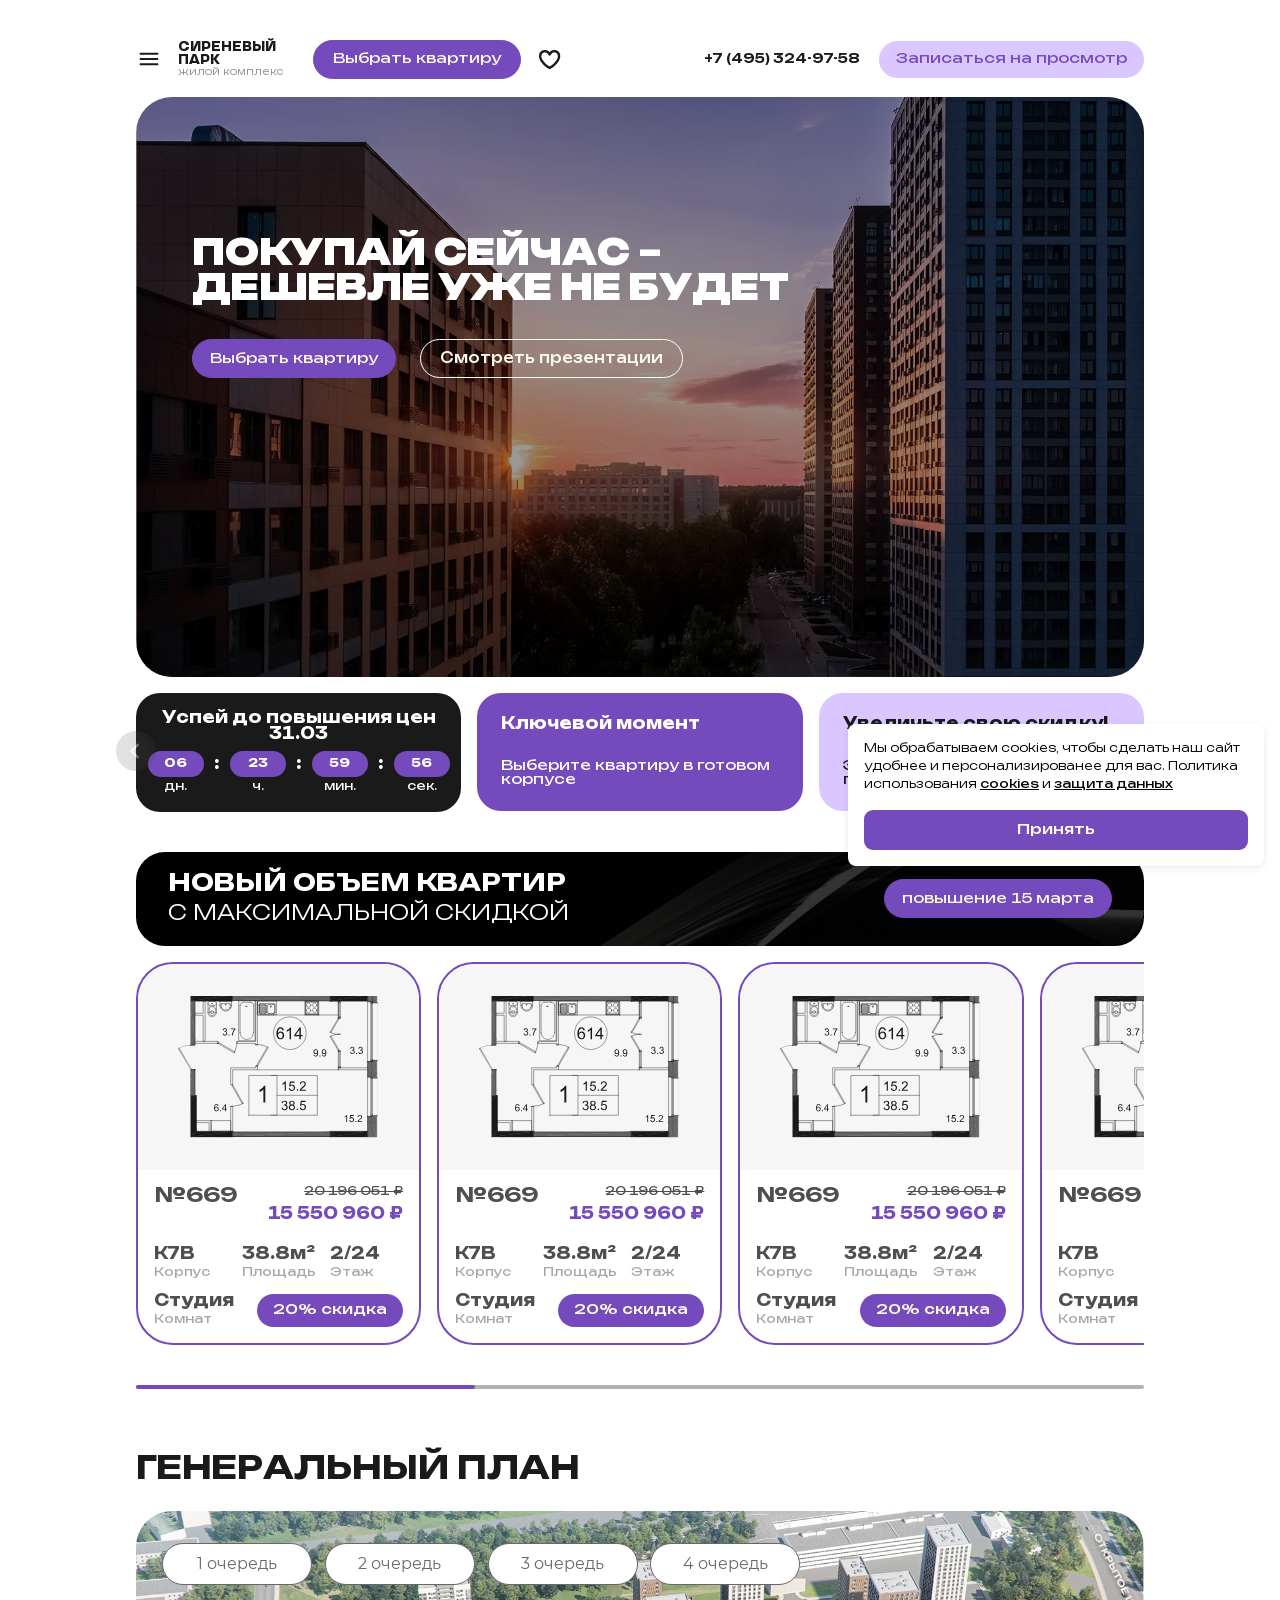
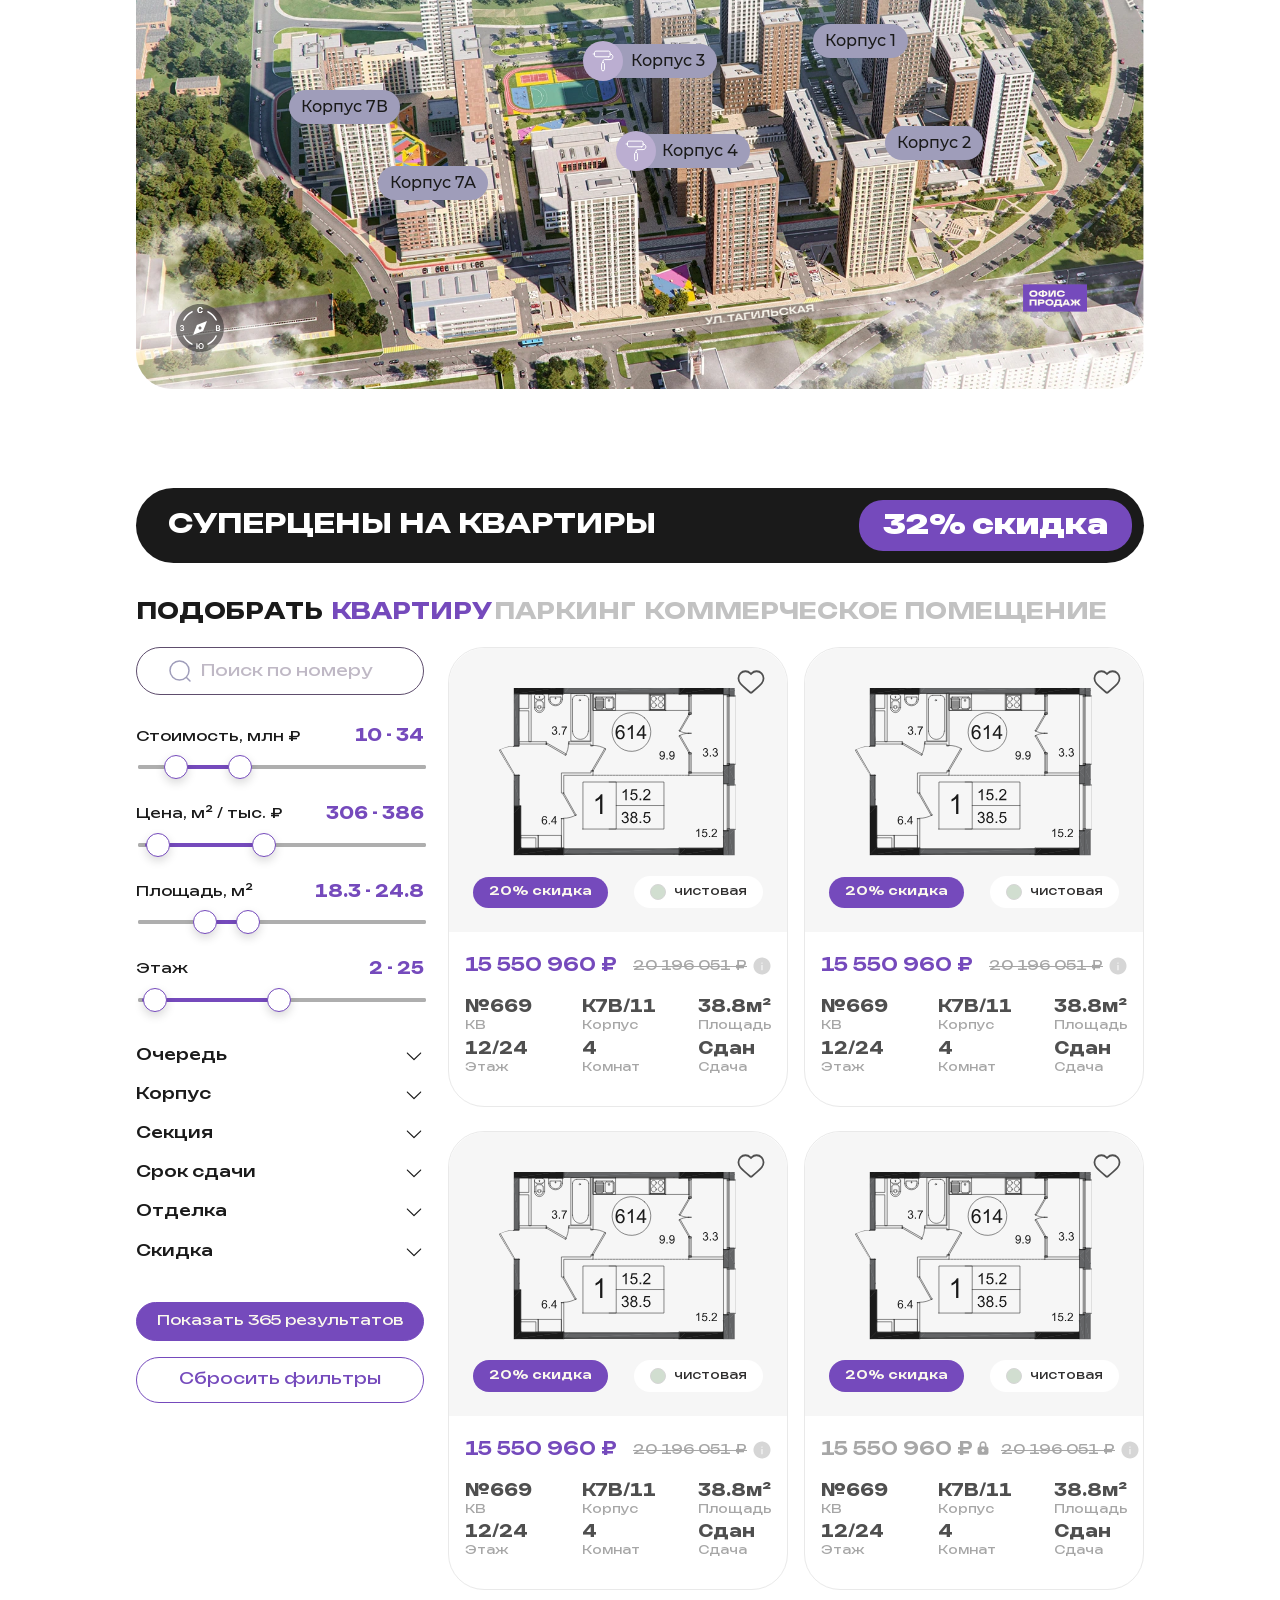
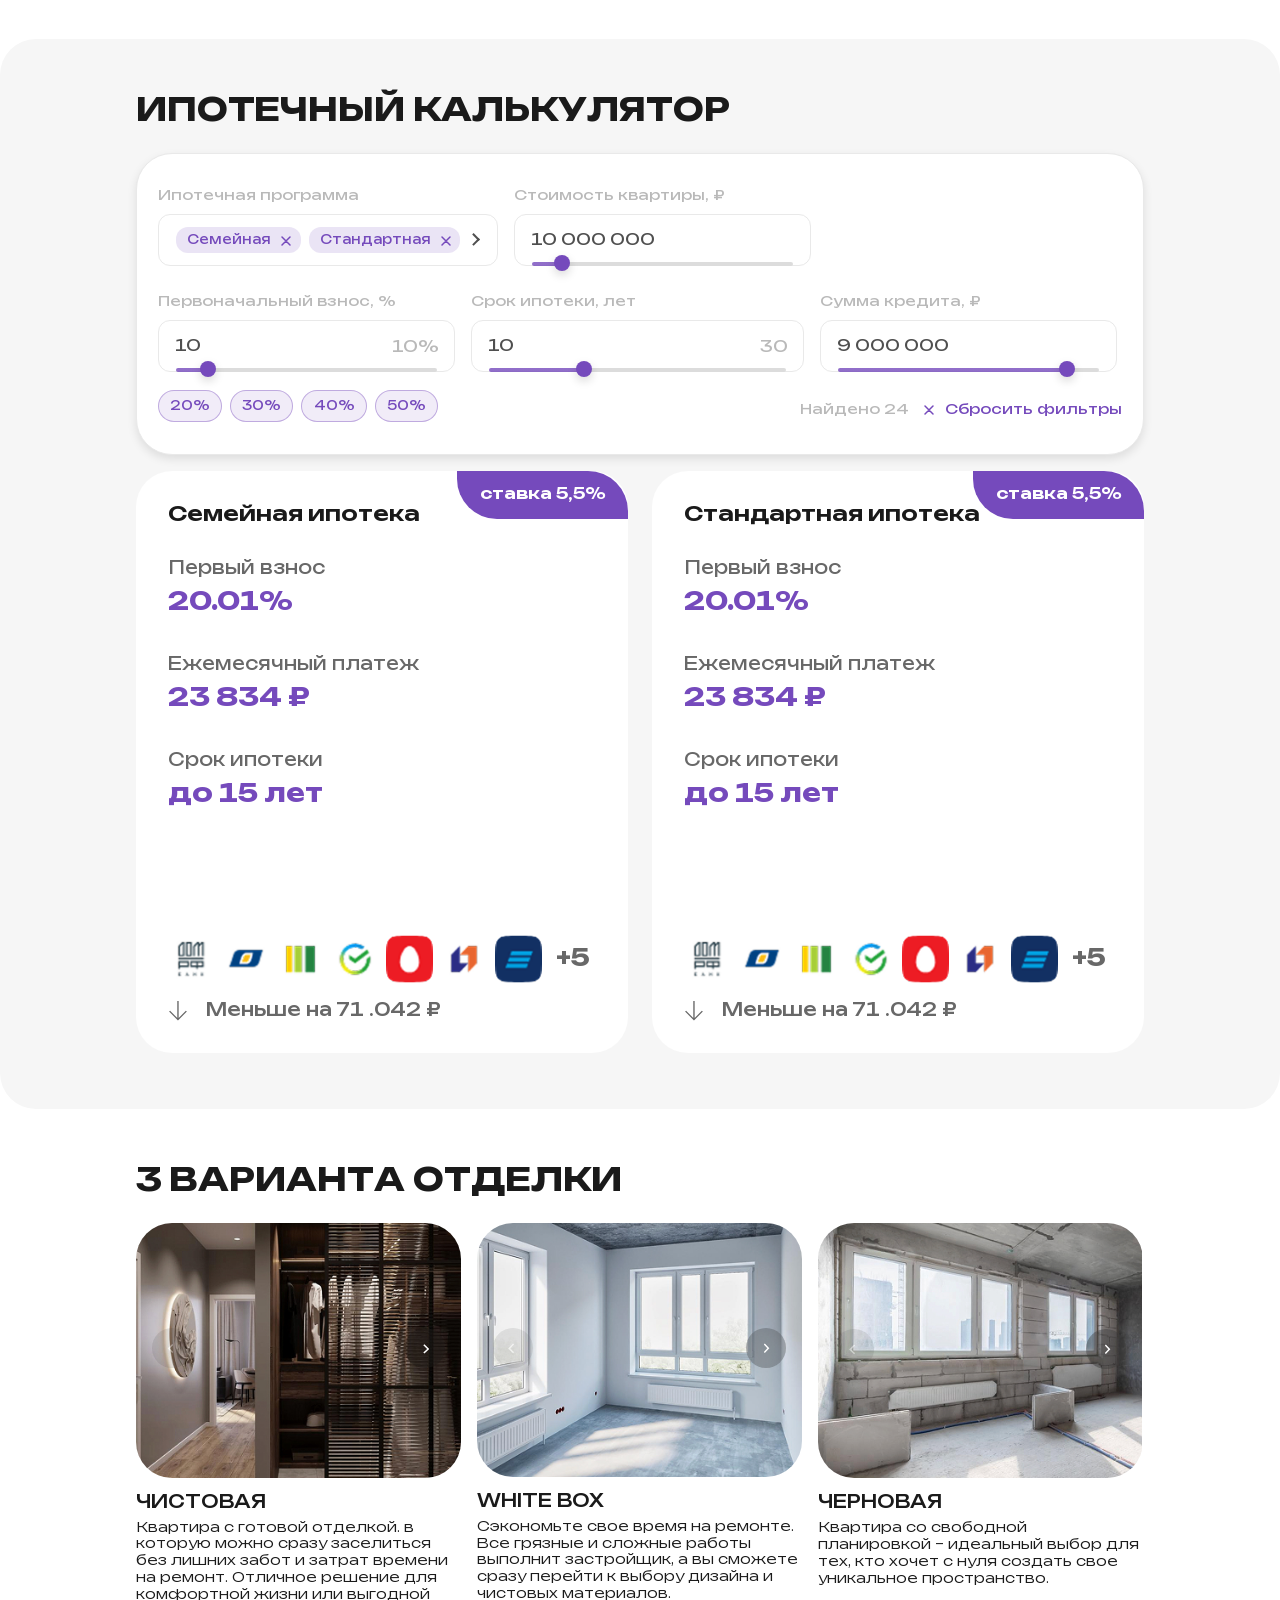
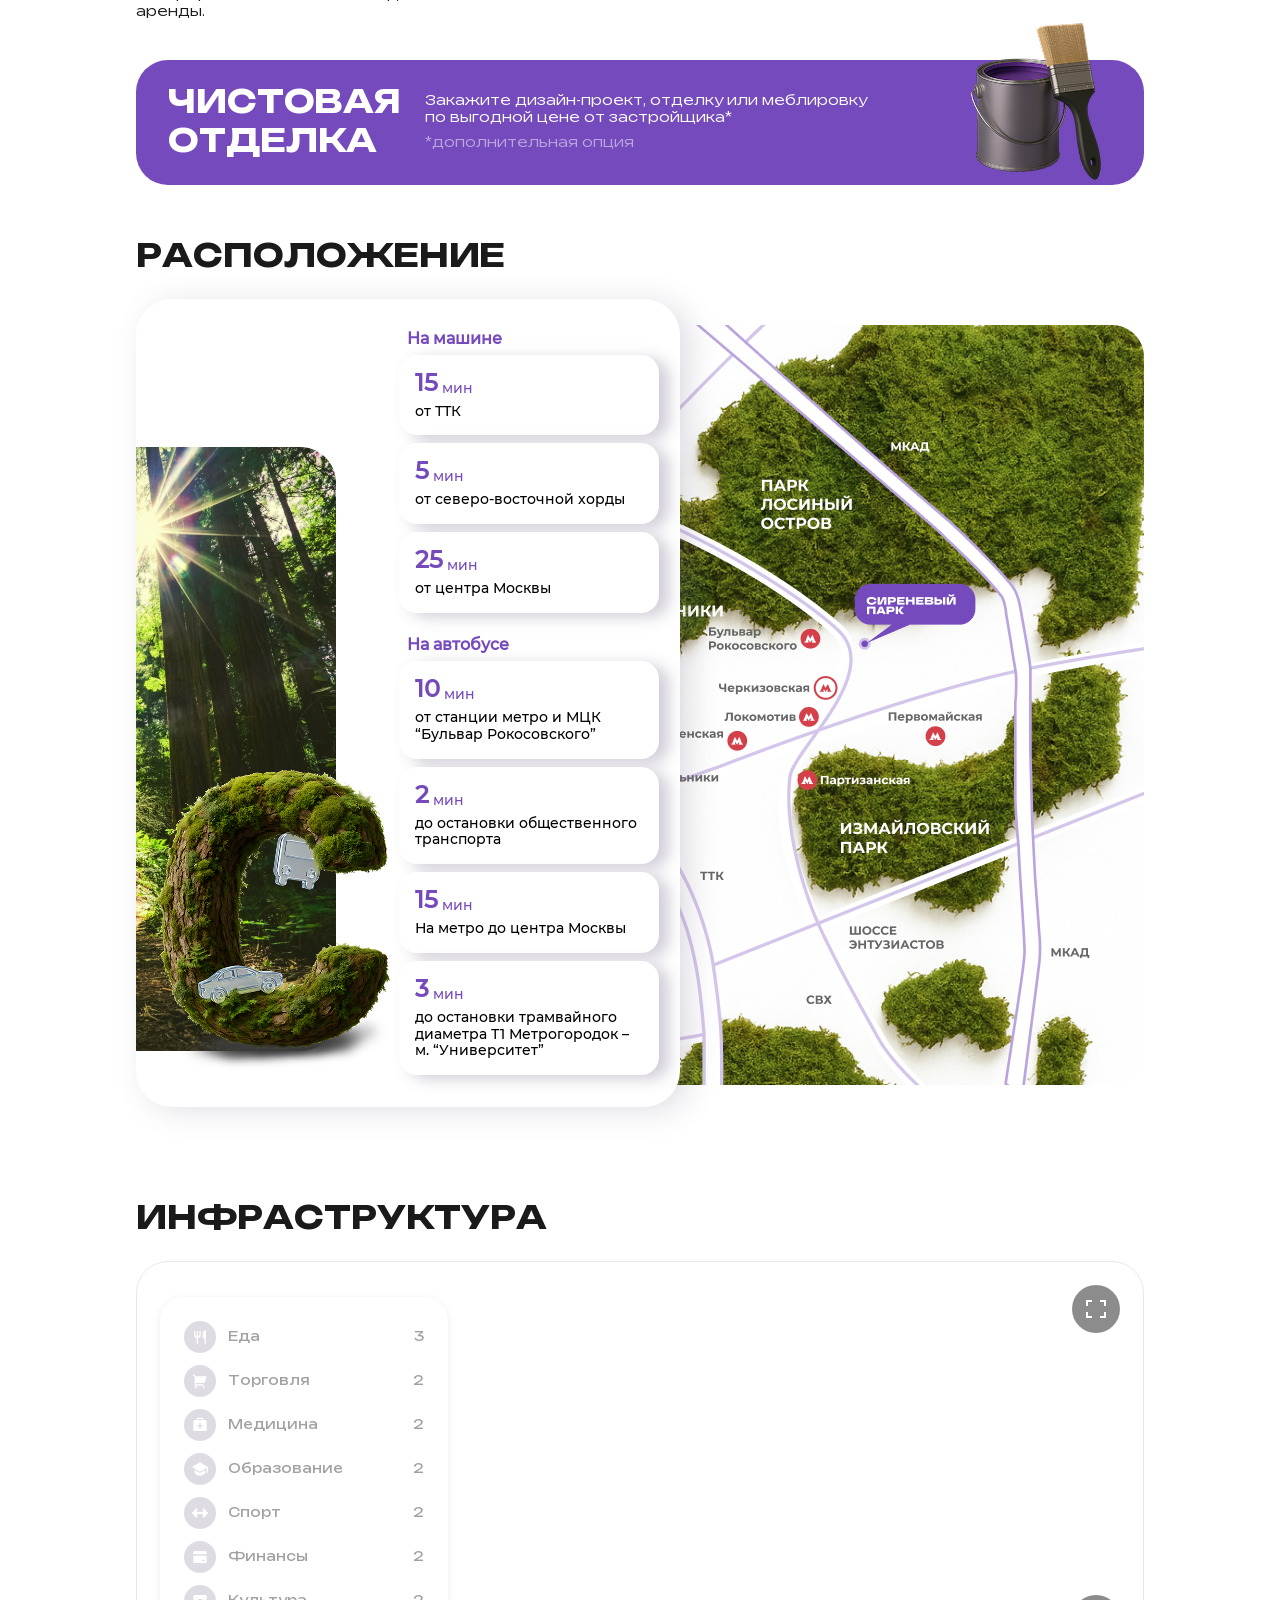
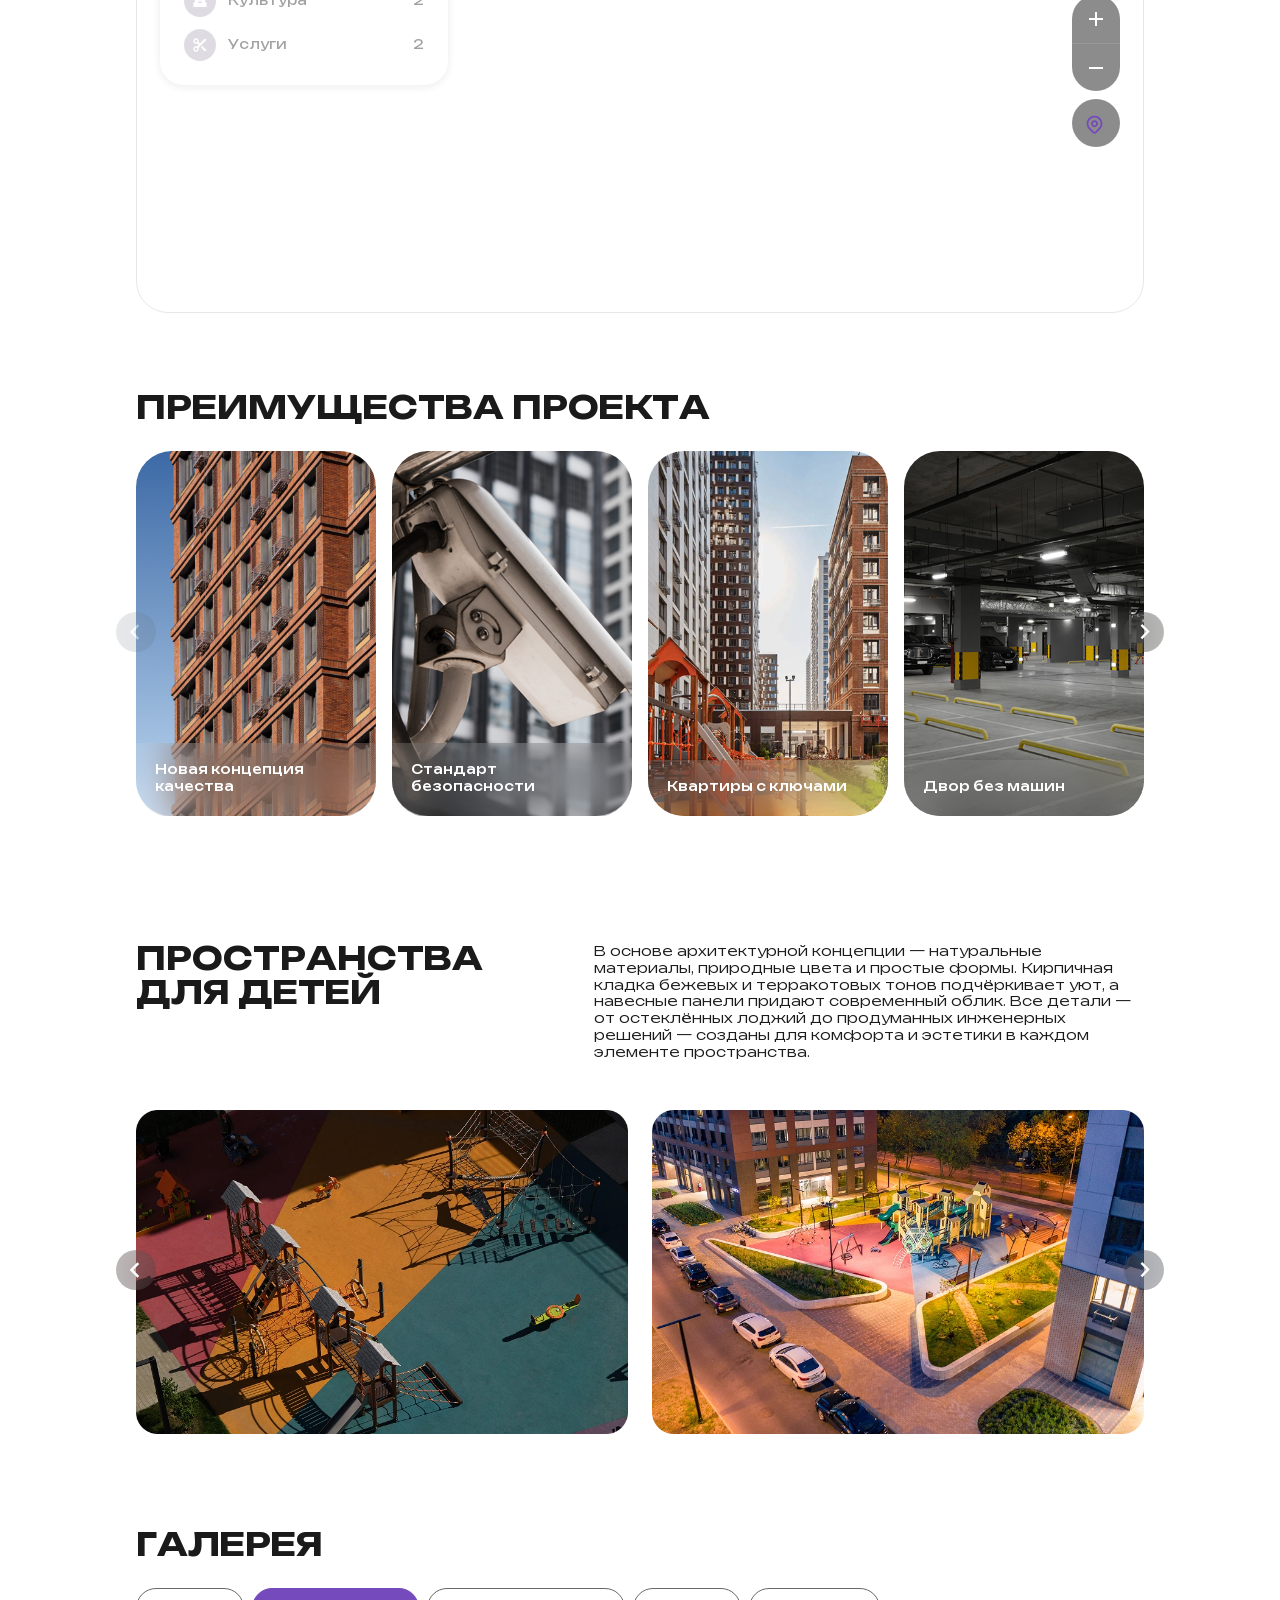
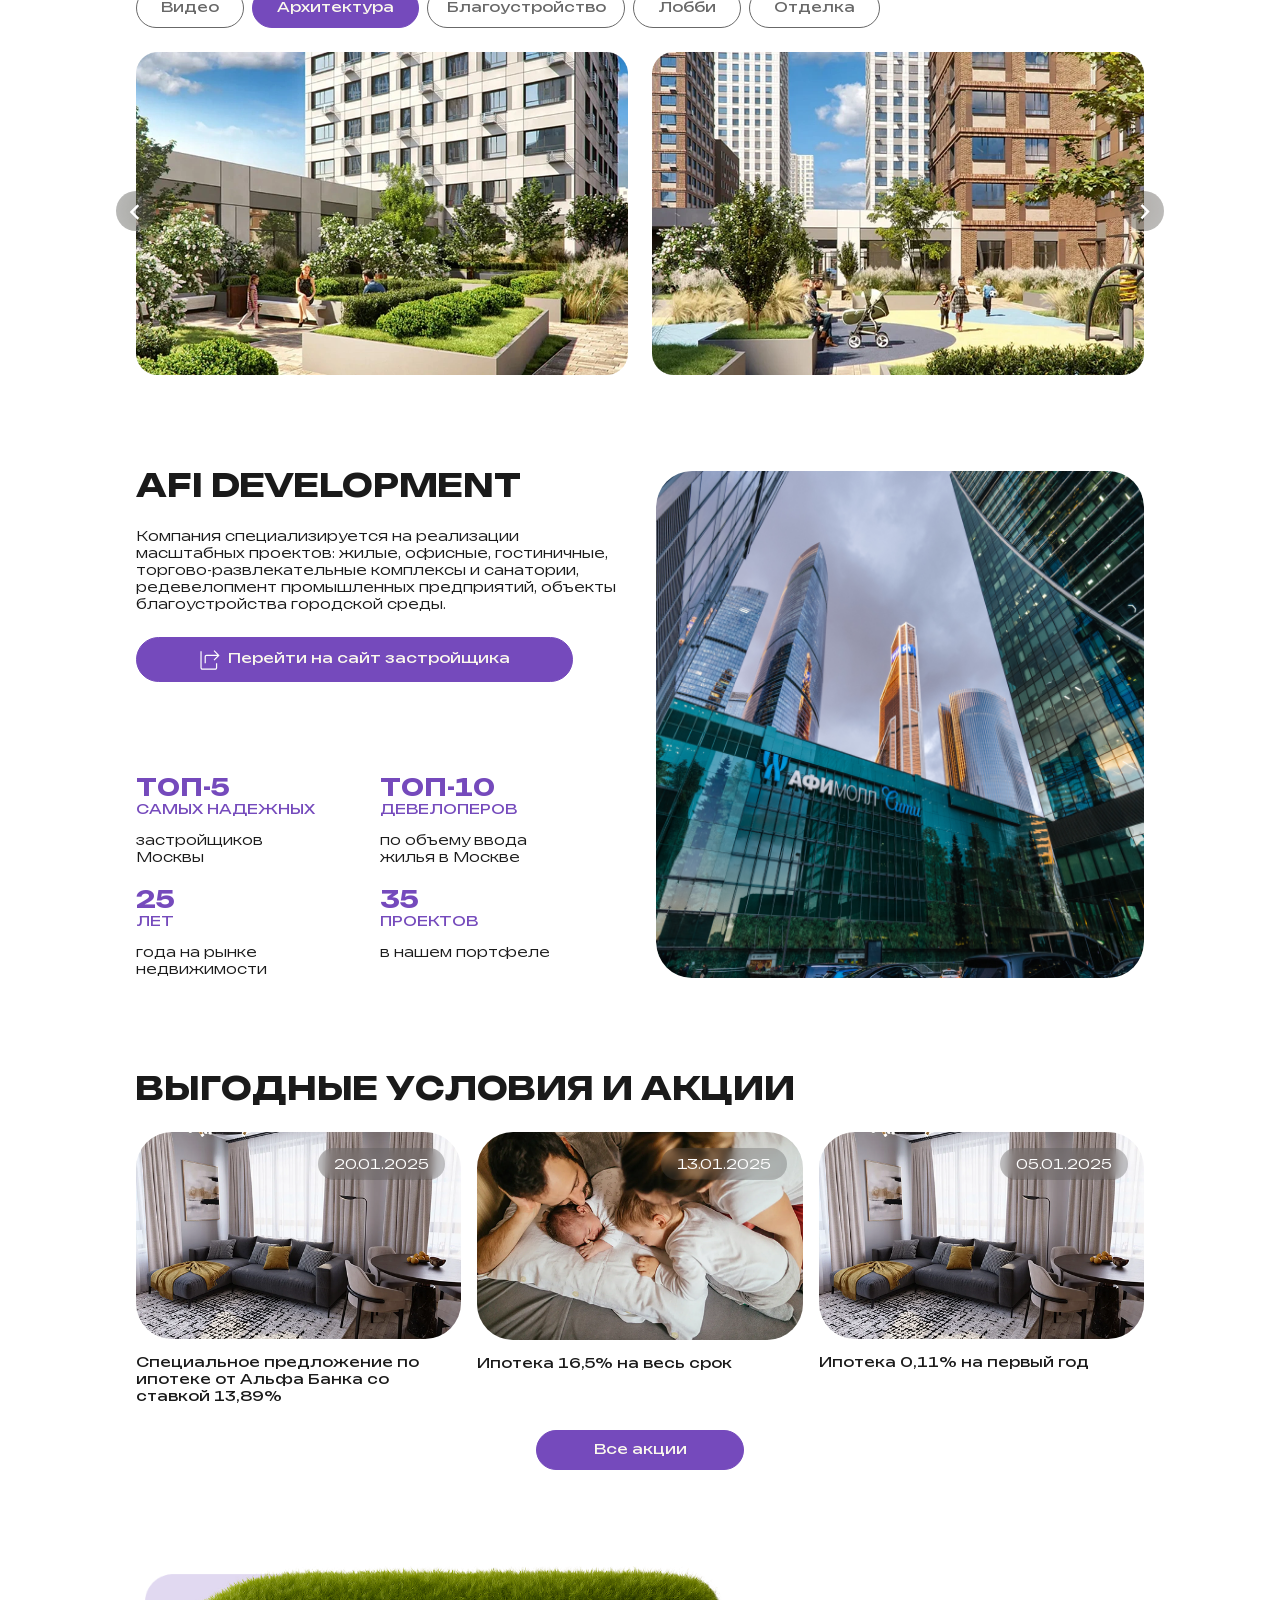
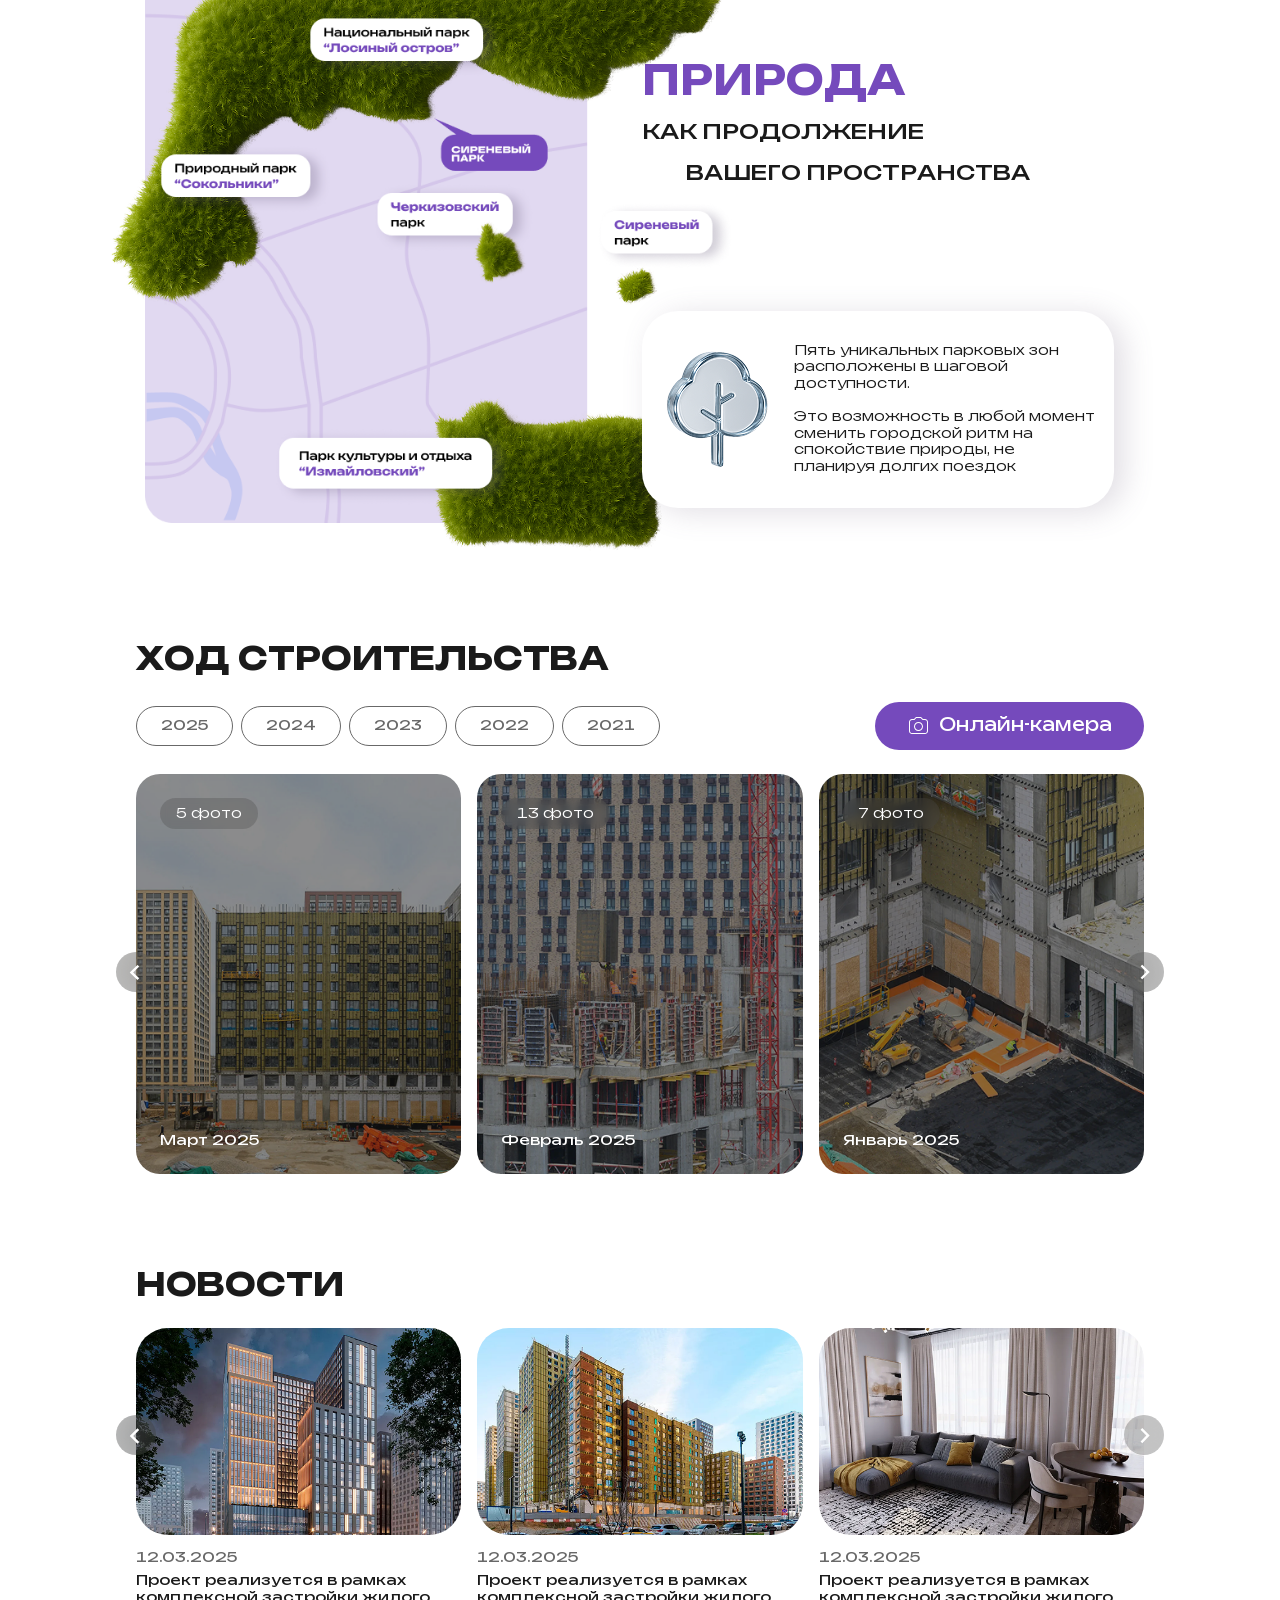
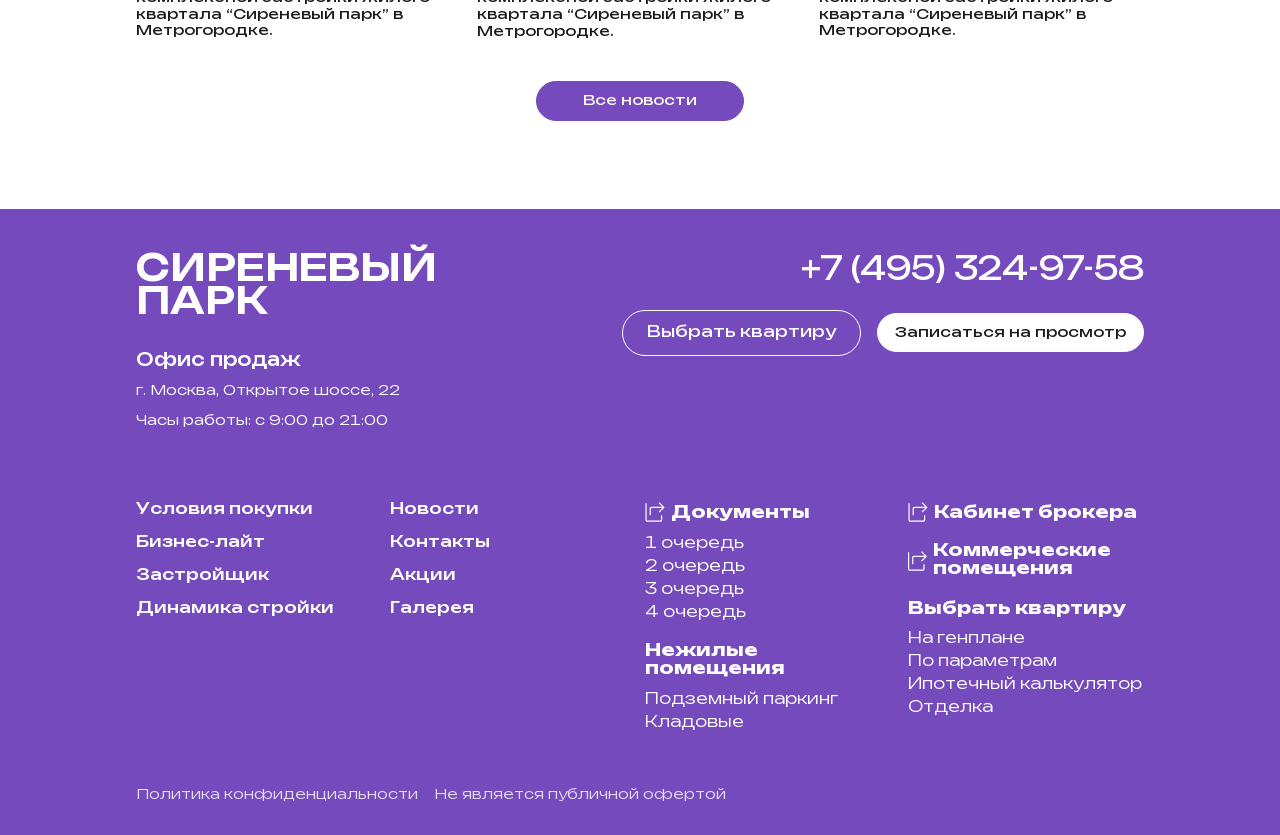
<file: index.html>
<!DOCTYPE html>
<html lang="ru">
<head>
    <meta charset="UTF-8">
    <meta name="viewport"
          content="width=device-width, user-scalable=no, initial-scale=1.0, maximum-scale=1.0, minimum-scale=1.0">
    <meta http-equiv="X-UA-Compatible" content="ie=edge">
    <link rel="stylesheet" href="style.css">
    <script src="https://api-maps.yandex.ru/2.1/?apikey=d130909a-f4b5-453d-85f2-98a45f38ba0c&lang=ru_RU"></script>
    <title></title>
</head>
<body>
<header>
    <div class="container">
        <div class="header-main G-align-center G-justify-between">
            <div class="header-main-flex G-align-center">
                <div class="open-menu G-align-center">
                    <i class="icon-menu"></i>
                </div>
                <div class="header-main-fave G-align-center">
                    <a href="index.html" class="header-logo">
                        <span>сиреневый парк</span>
                        <small>жилой комплекс</small>
                    </a>
                    <a href="#" class="btn menu-scroll G-center">Выбрать квартиру</a>
                    <a href="./" class="card-favorite">
                        <svg xmlns="http://www.w3.org/2000/svg" width="24" height="24" viewBox="0 0 24 24" fill="none">
                            <path d="M12 7.69334C10 2.9989 3 3.4989 3 9.49893C3 15.499 12 20.4991 12 20.4991C12 20.4991 21 15.499 21 9.49893C21 3.4989 14 2.9989 12 7.69334Z"
                                  stroke="#1A1A1A" stroke-width="2.25" stroke-linecap="round" stroke-linejoin="round"/>
                        </svg>
                    </a>
                </div>
            </div>
            <div class="header-btn G-align-center">
                <a href="tel:+7 (495) 324-97-58" class="header-phone">+7 (495) 324-97-58</a>
                <button class="btn-sign-up open_modal G-center" data-val="modal">Записаться на просмотр</button>
            </div>
        </div>

    </div>
    <div class="menu-content">
        <div class="container">
            <div class="menu-content-title G-align-start G-justify-between">
                <a href="#" class="logo">сиреневый парк</a>
                <div class="close-menu">
                    <i class="icon-close"></i>
                </div>
            </div>

            <div class="head-menu-main G-align-start G-justify-between">
                <div class="header-menu">
                    <ul class="G-flex-column">
                        <li><a href="#">Условия покупки</a></li>
                        <li><a href="#">Бизнес-лайт</a></li>
                        <li><a class="menu-scroll" href="#afi-development">Застройщик</a></li>
                    </ul>
                </div>
                <div class="header-menu">
                    <ul class="G-flex-column">
                        <li><a href="">Новости</a></li>
                        <li><a href="#">Акции</a></li>
                        <li><a href="#">Галерея</a></li>
                        <li><a href="#">Контакты</a></li>
                    </ul>
                </div>
                <div class="documents-column G-flex-column">
                    <div class="documents-box G-flex-column">
                        <div class="documents-name G-align-center">
                            <i class="icon-slaq"></i>
                            <h3>Документы</h3>
                        </div>
                        <ul class="G-flex-column">
                            <li><a href="#" target="_blank">1 очередь</a></li>
                            <li><a href="#" target="_blank">2 очередь</a></li>
                            <li><a href="#" target="_blank">3 очередь</a></li>
                            <li><a href="#" target="_blank">4 очередь</a></li>
                        </ul>
                    </div>
                    <div class="documents-box G-flex-column">
                        <h3>Нежилые помещения</h3>
                        <ul class="G-flex-column">
                            <li><a href="#">Подземный паркинг</a></li>
                            <li><a href="#">Кладовые</a></li>
                        </ul>
                    </div>
                </div>
                <div class="documents-column broker-office-name  G-flex-column">
                    <div class="documents-box G-flex-column">
                        <a href="https://afi-development.itrielt.ru/auth" target="_blank"
                           class="documents-name  G-align-center">
                            <i class="icon-slaq"></i>
                            <h3>Кабинет брокера</h3>
                        </a>
                    </div>
                    <h3><a href="#">Коммерческие помещения</a></h3>


                    <div class="documents-box G-flex-column">
                        <h3>Выбрать квартиру</h3>
                        <ul class="G-flex-column">
                            <li><a href="#">На генплане</a></li>
                            <li><a href="#">По параметрам</a></li>
                            <li><a href="#">Ипотечный калькулятор</a></li>
                            <li><a class="menu-scroll" href="#finishing">Отделка</a></li>
                        </ul>
                    </div>
                </div>
            </div>

            <div class="sales-office-center G-align-end G-justify-between">
                <div class="sales-office-time">
                    <span>Офис продаж</span>
                    <p>
                        г. Москва, Открытое шоссе, 22
                        Часы работы: с 9:00 до 21:00
                    </p>
                </div>
                <div class="header-btn-white G-align-center">
                    <a href="tel:+7 (495) 324-97-58" class="header-phone">+7 (495) 324-97-58</a>
                    <a href="#commercial" class="btn-select menu-scroll G-center">Выбрать квартиру</a>
                    <button class="btn-sign-up open_modal G-center" data-val="modal">Записаться на просмотр</button>
                </div>
            </div>
        </div>
    </div>
</header>
<section class="lilac-park">
    <div class="container">
        <div class="lilac-park-cnt G-flex-column G-align-start" style="background-image: url('./assets/img/tag.webp')">
            <div class="lilac-park-title">
                <h1>покупай сейчас – <br>дешевле уже не будет</h1>
            </div>
            <div class="lilac-park-btn G-align-center">
                <div class="btn G-center">Выбрать квартиру</div>
                <div class="btn-liners G-center">Смотреть презентации</div>
            </div>
        </div>


        <div class="mortgage-rel">
            <div class="swiper mortgage-slider">
                <div class="swiper-wrapper">
                    <div class="swiper-slide">
                        <div class="timer-wrapper ">
                            <h3>Успей до повышения цен 31.03</h3>
                            <div class="timer">
                                <div class="time-box">
                                    <span id="days">00</span>
                                    <small>дн.</small>
                                </div>
                                <div class="colon">:</div>
                                <div class="time-box">
                                    <span id="hours">00</span>
                                    <small>ч.</small>
                                </div>
                                <div class="colon">:</div>
                                <div class="time-box">
                                    <span id="minutes">00</span>
                                    <small>мин.</small>
                                </div>
                                <div class="colon">:</div>
                                <div class="time-box">
                                    <span id="seconds">00</span>
                                    <small>сек.</small>
                                </div>
                            </div>
                        </div>
                    </div>
                    <div class="swiper-slide">
                        <div class="family-mortgage-box bg-op-orange">
                            <strong>Ключевой момент</strong>
                            <p>Выберите квартиру в готовом корпусе</p>
                        </div>
                    </div>
                    <div class="swiper-slide">
                        <div class="family-mortgage-box bg-sil">
                            <strong>Увеличьте свою скидку! </strong>
                            <p>Эксклюзивно в офисе продаж до 31 марта</p>
                        </div>
                    </div>
                    <div class="swiper-slide">
                        <div class="family-mortgage-box bg-op-orange">
                            <strong>Ключевой момент</strong>
                            <p>Выберите квартиру в готовом корпусе</p>
                        </div>
                    </div>
                    <div class="swiper-slide">
                        <div class="family-mortgage-box bg-sil">
                            <strong>Увеличьте свою скидку! </strong>
                            <p>Эксклюзивно в офисе продаж до 31 марта</p>
                        </div>
                    </div>
                </div>
            </div>
            <div class="mortgage-button-prev swiper-button-prev"></div>
            <div class="mortgage-button-next swiper-button-next"></div>
            <div class="mortgage-pagination swiper-pagination"></div>
        </div>
    </div>
</section>
<section class="volume-apart">
    <div class="container">
        <div class="volume-apart-fon G-align-center G-justify-between">
            <div class="volume-apart-name G-align-start G-flex-column">
                <h3>новый объем квартир</h3>
                <h4>с максимальной скидкой</h4>
            </div>
            <a href="#" class="btn">повышение 15 марта</a>
        </div>

        <div class="volume-apart-rel">
            <div class="swiper volume-apart-slider">
                <div class="swiper-wrapper">
                    <div class="swiper-slide">
                        <div class="volume-apart-box">
                            <div class="volume-apart-photo G-flex">
                                <img src="./assets/img/floor.svg" alt="floor">
                            </div>
                            <div class="volume-apart-info">
                                <div class="volume-apart-number G-align-start G-justify-between">
                                    <strong>№669</strong>
                                    <div class="volume-apart-price G-flex-column G-align-end">
                                        <del>20 196 051 ₽</del>
                                        <span>15 550 960 ₽</span>
                                    </div>
                                </div>
                                <div class="volume-cvadrat G-justify-between">
                                    <div class="cvadrat-number G-flex-column G-align-start">
                                        <strong>К7В</strong>
                                        <small>Корпус</small>
                                    </div>
                                    <div class="cvadrat-number G-flex-column G-align-start">
                                        <strong>38.8м²</strong>
                                        <small>Площадь</small>
                                    </div>
                                    <div class="cvadrat-number G-flex-column G-align-start">
                                        <strong>2/24</strong>
                                        <small>Этаж</small>
                                    </div>
                                </div>
                                <div class="cvadrat-number-flex G-align-center G-justify-between">
                                    <div class="cvadrat-number G-flex-column G-align-start">
                                        <strong>Студия</strong>
                                        <small>Комнат</small>
                                    </div>
                                    <span class="cvadrat-discount">20% скидка</span>
                                </div>
                            </div>
                        </div>
                    </div>
                    <div class="swiper-slide">
                        <div class="volume-apart-box">
                            <div class="volume-apart-photo G-flex">
                                <img src="./assets/img/floor.svg" alt="floor">
                            </div>
                            <div class="volume-apart-info">
                                <div class="volume-apart-number G-align-start G-justify-between">
                                    <strong>№669</strong>
                                    <div class="volume-apart-price G-flex-column G-align-end">
                                        <del>20 196 051 ₽</del>
                                        <span>15 550 960 ₽</span>
                                    </div>
                                </div>
                                <div class="volume-cvadrat G-justify-between">
                                    <div class="cvadrat-number G-flex-column G-align-start">
                                        <strong>К7В</strong>
                                        <small>Корпус</small>
                                    </div>
                                    <div class="cvadrat-number G-flex-column G-align-start">
                                        <strong>38.8м²</strong>
                                        <small>Площадь</small>
                                    </div>
                                    <div class="cvadrat-number G-flex-column G-align-start">
                                        <strong>2/24</strong>
                                        <small>Этаж</small>
                                    </div>
                                </div>
                                <div class="cvadrat-number-flex G-align-center G-justify-between">
                                    <div class="cvadrat-number G-flex-column G-align-start">
                                        <strong>Студия</strong>
                                        <small>Комнат</small>
                                    </div>
                                    <span class="cvadrat-discount">20% скидка</span>
                                </div>
                            </div>
                        </div>
                    </div>
                    <div class="swiper-slide">
                        <div class="volume-apart-box">
                            <div class="volume-apart-photo G-flex">
                                <img src="./assets/img/floor.svg" alt="floor">
                            </div>
                            <div class="volume-apart-info">
                                <div class="volume-apart-number G-align-start G-justify-between">
                                    <strong>№669</strong>
                                    <div class="volume-apart-price G-flex-column G-align-end">
                                        <del>20 196 051 ₽</del>
                                        <span>15 550 960 ₽</span>
                                    </div>
                                </div>
                                <div class="volume-cvadrat G-justify-between">
                                    <div class="cvadrat-number G-flex-column G-align-start">
                                        <strong>К7В</strong>
                                        <small>Корпус</small>
                                    </div>
                                    <div class="cvadrat-number G-flex-column G-align-start">
                                        <strong>38.8м²</strong>
                                        <small>Площадь</small>
                                    </div>
                                    <div class="cvadrat-number G-flex-column G-align-start">
                                        <strong>2/24</strong>
                                        <small>Этаж</small>
                                    </div>
                                </div>
                                <div class="cvadrat-number-flex G-align-center G-justify-between">
                                    <div class="cvadrat-number G-flex-column G-align-start">
                                        <strong>Студия</strong>
                                        <small>Комнат</small>
                                    </div>
                                    <span class="cvadrat-discount">20% скидка</span>
                                </div>
                            </div>
                        </div>
                    </div>
                    <div class="swiper-slide">
                        <div class="volume-apart-box">
                            <div class="volume-apart-photo G-flex">
                                <img src="./assets/img/floor.svg" alt="floor">
                            </div>
                            <div class="volume-apart-info">
                                <div class="volume-apart-number G-align-start G-justify-between">
                                    <strong>№669</strong>
                                    <div class="volume-apart-price G-flex-column G-align-end">
                                        <del>20 196 051 ₽</del>
                                        <span>15 550 960 ₽</span>
                                    </div>
                                </div>
                                <div class="volume-cvadrat G-justify-between">
                                    <div class="cvadrat-number G-flex-column G-align-start">
                                        <strong>К7В</strong>
                                        <small>Корпус</small>
                                    </div>
                                    <div class="cvadrat-number G-flex-column G-align-start">
                                        <strong>38.8м²</strong>
                                        <small>Площадь</small>
                                    </div>
                                    <div class="cvadrat-number G-flex-column G-align-start">
                                        <strong>2/24</strong>
                                        <small>Этаж</small>
                                    </div>
                                </div>
                                <div class="cvadrat-number-flex G-align-center G-justify-between">
                                    <div class="cvadrat-number G-flex-column G-align-start">
                                        <strong>Студия</strong>
                                        <small>Комнат</small>
                                    </div>
                                    <span class="cvadrat-discount">20% скидка</span>
                                </div>
                            </div>
                        </div>
                    </div>
                    <div class="swiper-slide">
                        <div class="volume-apart-box">
                            <div class="volume-apart-photo G-flex">
                                <img src="./assets/img/floor.svg" alt="floor">
                            </div>
                            <div class="volume-apart-info">
                                <div class="volume-apart-number G-align-start G-justify-between">
                                    <strong>№669</strong>
                                    <div class="volume-apart-price G-flex-column G-align-end">
                                        <del>20 196 051 ₽</del>
                                        <span>15 550 960 ₽</span>
                                    </div>
                                </div>
                                <div class="volume-cvadrat G-justify-between">
                                    <div class="cvadrat-number G-flex-column G-align-start">
                                        <strong>К7В</strong>
                                        <small>Корпус</small>
                                    </div>
                                    <div class="cvadrat-number G-flex-column G-align-start">
                                        <strong>38.8м²</strong>
                                        <small>Площадь</small>
                                    </div>
                                    <div class="cvadrat-number G-flex-column G-align-start">
                                        <strong>2/24</strong>
                                        <small>Этаж</small>
                                    </div>
                                </div>
                                <div class="cvadrat-number-flex G-align-center G-justify-between">
                                    <div class="cvadrat-number G-flex-column G-align-start">
                                        <strong>Студия</strong>
                                        <small>Комнат</small>
                                    </div>
                                    <span class="cvadrat-discount">20% скидка</span>
                                </div>
                            </div>
                        </div>
                    </div>
                    <div class="swiper-slide">
                        <div class="volume-apart-box">
                            <div class="volume-apart-photo G-flex">
                                <img src="./assets/img/floor.svg" alt="floor">
                            </div>
                            <div class="volume-apart-info">
                                <div class="volume-apart-number G-align-start G-justify-between">
                                    <strong>№669</strong>
                                    <div class="volume-apart-price G-flex-column G-align-end">
                                        <del>20 196 051 ₽</del>
                                        <span>15 550 960 ₽</span>
                                    </div>
                                </div>
                                <div class="volume-cvadrat G-justify-between">
                                    <div class="cvadrat-number G-flex-column G-align-start">
                                        <strong>К7В</strong>
                                        <small>Корпус</small>
                                    </div>
                                    <div class="cvadrat-number G-flex-column G-align-start">
                                        <strong>38.8м²</strong>
                                        <small>Площадь</small>
                                    </div>
                                    <div class="cvadrat-number G-flex-column G-align-start">
                                        <strong>2/24</strong>
                                        <small>Этаж</small>
                                    </div>
                                </div>
                                <div class="cvadrat-number-flex G-align-center G-justify-between">
                                    <div class="cvadrat-number G-flex-column G-align-start">
                                        <strong>Студия</strong>
                                        <small>Комнат</small>
                                    </div>
                                    <span class="cvadrat-discount">20% скидка</span>
                                </div>
                            </div>
                        </div>
                    </div>
                    <div class="swiper-slide">
                        <div class="volume-apart-box">
                            <div class="volume-apart-photo G-flex">
                                <img src="./assets/img/floor.svg" alt="floor">
                            </div>
                            <div class="volume-apart-info">
                                <div class="volume-apart-number G-align-start G-justify-between">
                                    <strong>№669</strong>
                                    <div class="volume-apart-price G-flex-column G-align-end">
                                        <del>20 196 051 ₽</del>
                                        <span>15 550 960 ₽</span>
                                    </div>
                                </div>
                                <div class="volume-cvadrat G-justify-between">
                                    <div class="cvadrat-number G-flex-column G-align-start">
                                        <strong>К7В</strong>
                                        <small>Корпус</small>
                                    </div>
                                    <div class="cvadrat-number G-flex-column G-align-start">
                                        <strong>38.8м²</strong>
                                        <small>Площадь</small>
                                    </div>
                                    <div class="cvadrat-number G-flex-column G-align-start">
                                        <strong>2/24</strong>
                                        <small>Этаж</small>
                                    </div>
                                </div>
                                <div class="cvadrat-number-flex G-align-center G-justify-between">
                                    <div class="cvadrat-number G-flex-column G-align-start">
                                        <strong>Студия</strong>
                                        <small>Комнат</small>
                                    </div>
                                    <span class="cvadrat-discount">20% скидка</span>
                                </div>
                            </div>
                        </div>
                    </div>
                    <div class="swiper-slide">
                        <div class="volume-apart-box">
                            <div class="volume-apart-photo G-flex">
                                <img src="./assets/img/floor.svg" alt="floor">
                            </div>
                            <div class="volume-apart-info">
                                <div class="volume-apart-number G-align-start G-justify-between">
                                    <strong>№669</strong>
                                    <div class="volume-apart-price G-flex-column G-align-end">
                                        <del>20 196 051 ₽</del>
                                        <span>15 550 960 ₽</span>
                                    </div>
                                </div>
                                <div class="volume-cvadrat G-justify-between">
                                    <div class="cvadrat-number G-flex-column G-align-start">
                                        <strong>К7В</strong>
                                        <small>Корпус</small>
                                    </div>
                                    <div class="cvadrat-number G-flex-column G-align-start">
                                        <strong>38.8м²</strong>
                                        <small>Площадь</small>
                                    </div>
                                    <div class="cvadrat-number G-flex-column G-align-start">
                                        <strong>2/24</strong>
                                        <small>Этаж</small>
                                    </div>
                                </div>
                                <div class="cvadrat-number-flex G-align-center G-justify-between">
                                    <div class="cvadrat-number G-flex-column G-align-start">
                                        <strong>Студия</strong>
                                        <small>Комнат</small>
                                    </div>
                                    <span class="cvadrat-discount">20% скидка</span>
                                </div>
                            </div>
                        </div>
                    </div>
                    <div class="swiper-slide">
                        <div class="volume-apart-box">
                            <div class="volume-apart-photo G-flex">
                                <img src="./assets/img/floor.svg" alt="floor">
                            </div>
                            <div class="volume-apart-info">
                                <div class="volume-apart-number G-align-start G-justify-between">
                                    <strong>№669</strong>
                                    <div class="volume-apart-price G-flex-column G-align-end">
                                        <del>20 196 051 ₽</del>
                                        <span>15 550 960 ₽</span>
                                    </div>
                                </div>
                                <div class="volume-cvadrat G-justify-between">
                                    <div class="cvadrat-number G-flex-column G-align-start">
                                        <strong>К7В</strong>
                                        <small>Корпус</small>
                                    </div>
                                    <div class="cvadrat-number G-flex-column G-align-start">
                                        <strong>38.8м²</strong>
                                        <small>Площадь</small>
                                    </div>
                                    <div class="cvadrat-number G-flex-column G-align-start">
                                        <strong>2/24</strong>
                                        <small>Этаж</small>
                                    </div>
                                </div>
                                <div class="cvadrat-number-flex G-align-center G-justify-between">
                                    <div class="cvadrat-number G-flex-column G-align-start">
                                        <strong>Студия</strong>
                                        <small>Комнат</small>
                                    </div>
                                    <span class="cvadrat-discount">20% скидка</span>
                                </div>
                            </div>
                        </div>
                    </div>
                    <div class="swiper-slide">
                        <div class="volume-apart-box">
                            <div class="volume-apart-photo G-flex">
                                <img src="./assets/img/floor.svg" alt="floor">
                            </div>
                            <div class="volume-apart-info">
                                <div class="volume-apart-number G-align-start G-justify-between">
                                    <strong>№669</strong>
                                    <div class="volume-apart-price G-flex-column G-align-end">
                                        <del>20 196 051 ₽</del>
                                        <span>15 550 960 ₽</span>
                                    </div>
                                </div>
                                <div class="volume-cvadrat G-justify-between">
                                    <div class="cvadrat-number G-flex-column G-align-start">
                                        <strong>К7В</strong>
                                        <small>Корпус</small>
                                    </div>
                                    <div class="cvadrat-number G-flex-column G-align-start">
                                        <strong>38.8м²</strong>
                                        <small>Площадь</small>
                                    </div>
                                    <div class="cvadrat-number G-flex-column G-align-start">
                                        <strong>2/24</strong>
                                        <small>Этаж</small>
                                    </div>
                                </div>
                                <div class="cvadrat-number-flex G-align-center G-justify-between">
                                    <div class="cvadrat-number G-flex-column G-align-start">
                                        <strong>Студия</strong>
                                        <small>Комнат</small>
                                    </div>
                                    <span class="cvadrat-discount">20% скидка</span>
                                </div>
                            </div>
                        </div>
                    </div>
                </div>
            </div>
            <div class="swiper-scrollbar"></div>
        </div>
    </div>
</section>
<section id="general-plan" class="master-plan-main padding-section">
    <div class="container">
        <div class="master-plan-info">
            <h2>ГЕнеральный план</h2>

            <div class="master-plan-cnt">
                <ul class="queue-floor G-align-center">
                    <li>1 очередь</li>
                    <li class="queue-floor-two">2 очередь</li>
                    <li class="queue-floor-three">3 очередь</li>
                    <li class="queue-floor-four">4 очередь</li>
                </ul>
                <div class="master-plan-photo">
                    <a href="./frame-7b.html" class="corps-queue corps-queue-one">
                        <p>Корпус 7В</p>
                        <div class="genplan-corps-queue">
                            <div class="genplan-corps-info G-align-end">
                                <span>Очередь</span>
                                <span>4</span>
                            </div>
                            <div class="genplan-corps-info G-align-end ">
                                <span>Этажей</span>
                                <span>13</span>
                            </div>
                            <div class="genplan-corps-info G-align-end">
                                <span>В продаже</span>
                                <span>171</span>
                            </div>
                            <div class="genplan-corps-info G-align-end">
                                <span>Сдача</span>
                                <span>2026</span>
                            </div>
                            <div class="corps-discounts G-center">Скидки до 18%</div>
                        </div>
                    </a>
                    <a href="./frame-7a.html" class="corps-queue corps-queue-two">
                        <p>Корпус 7А</p>
                        <div class="genplan-corps-queue">
                            <div class="genplan-corps-info G-align-end">
                                <span>Очередь</span>
                                <span>3</span>
                            </div>
                            <div class="genplan-corps-info G-align-end ">
                                <span>Этажей</span>
                                <span>11</span>
                            </div>
                            <div class="genplan-corps-info G-align-end">
                                <span>В продаже</span>
                                <span>171</span>
                            </div>
                            <div class="genplan-corps-info G-align-end">
                                <span>Сдача</span>
                                <span>2026</span>
                            </div>
                            <div class="corps-discounts G-center">Скидки до 18%</div>
                        </div>
                    </a>
                    <a href="./frame-two.html" class="corps-queue corps-queue-three">
                        <div class="G-align-center">
                            <span class="circle-clip"><i class="clip-group"></i></span>
                            <p>Корпус 3</p>
                        </div>
                        <div class="genplan-corps-queue">
                            <div class="genplan-corps-info G-align-end">
                                <span>Очередь</span>
                                <span>3</span>
                            </div>
                            <div class="genplan-corps-info G-align-end ">
                                <span>Этажей</span>
                                <span>11</span>
                            </div>
                            <div class="genplan-corps-info G-align-end">
                                <span>В продаже</span>
                                <span>171</span>
                            </div>
                            <div class="genplan-corps-info G-align-end">
                                <span>Сдача</span>
                                <span>2026</span>
                            </div>
                            <div class="corps-discounts G-center">Скидки до 18%</div>
                        </div>
                    </a>

                    <a href="./frame.html" class="corps-queue corps-queue-four">
                        <div class="G-align-center">
                            <span class="circle-clip"><i class="clip-group"></i></span>
                            <p>Корпус 4</p>
                        </div>
                        <div class="genplan-corps-queue">
                            <div class="genplan-corps-info G-align-end">
                                <span>Очередь</span>
                                <span>3</span>
                            </div>
                            <div class="genplan-corps-info G-align-end ">
                                <span>Этажей</span>
                                <span>11</span>
                            </div>
                            <div class="genplan-corps-info G-align-end">
                                <span>В продаже</span>
                                <span>171</span>
                            </div>
                            <div class="genplan-corps-info G-align-end">
                                <span>Сдача</span>
                                <span>2026</span>
                            </div>
                            <div class="corps-discounts G-center">Скидки до 18%</div>
                        </div>
                    </a>
                    <a href="./frame-two-queue.html" class="corps-queue corps-queue-five">
                        <p>Корпус 2</p>
                        <div class="genplan-corps-queue">
                            <div class="genplan-corps-info G-align-end">
                                <span>Очередь</span>
                                <span>3</span>
                            </div>
                            <div class="genplan-corps-info G-align-end ">
                                <span>Этажей</span>
                                <span>11</span>
                            </div>
                            <div class="genplan-corps-info G-align-end">
                                <span>В продаже</span>
                                <span>171</span>
                            </div>
                            <div class="genplan-corps-info G-align-end">
                                <span>Сдача</span>
                                <span>2026</span>
                            </div>
                            <div class="corps-discounts G-center">Скидки до 18%</div>
                        </div>
                    </a>
                    <a href="./frame-one.html" class="corps-queue corps-queue-six">
                        <p>Корпус 1</p>
                        <div class="genplan-corps-queue">
                            <div class="genplan-corps-info G-align-end">
                                <span>Очередь</span>
                                <span>3</span>
                            </div>
                            <div class="genplan-corps-info G-align-end ">
                                <span>Этажей</span>
                                <span>11</span>
                            </div>
                            <div class="genplan-corps-info G-align-end">
                                <span>В продаже</span>
                                <span>171</span>
                            </div>
                            <div class="genplan-corps-info G-align-end">
                                <span>Сдача</span>
                                <span>2026</span>
                            </div>
                            <div class="corps-discounts G-center">Скидки до 18%</div>
                        </div>
                    </a>
                    <div class="genplan-map">
                        <svg xmlns="http://www.w3.org/2000/svg" xmlns:xlink="http://www.w3.org/1999/xlink" width="2402"
                             height="1140" viewBox="0 0 2402 1140" preserveAspectRatio="xMidYMid meet" fill="none"
                             class="genplan-pic-svg">
                            <image xlink:href="./assets/img/master-plan.webp" class="genplan-map-img" x="0"
                                   y="0"></image>
                            <image xlink:href="./assets/img/genplan-otkr.webp" width="126" height="228" x="94.5%"
                                   y="3%"></image>
                            <image xlink:href="./assets/img/eres.webp" width="400" height="74" x="53.5%"
                                   y="81.5%">
                            </image>
                            <image xlink:href="./assets/img/otprod.svg" width="153" height="66" x="88%" y="78%"></image>

                            <path d="M 1049.2857,957.85714 L 1036.4286,885 L 1024.2857,625.71429 L 1180.7143,608.57143 L 1196.4286,675.71429 L 1199.2857,849.28572 L 1355,829.28572 L 1360.7143,587.85714 L 1512.1429,570 L 1533.5714,634.28571 L 1525.2,811.914 L 1668.5714,791.42857 L 1689.2857,551.42857 L 1835.7143,535 L 1864.2857,597.14286 L 1835,859.28572 Z"
                                  stroke-width="6" class="genplan-map-stage" data-ready="true"
                                  data-active="false"></path>
                            <path d="M 434.94845,295.99689 H 439.95394 V 299.12531 V 301.80074 L 442.62312,301.62304 L 461.39373,300.37167 L 463.73,300.21525 V 297.87393 V 293.33646 L 487.87276,291.76223 L 491.91341,318.89073 L 492.27383,321.30839 L 494.69896,321.00555 L 502.26977,320.05827 L 502.54757,322.00414 L 502.88168,324.34045 L 505.23303,324.14399 L 512.74125,323.51831 L 515.30532,323.30432 L 515.02125,320.74776 L 514.67837,317.67064 L 546.60465,314.96392 L 546.96129,318.17244 L 547.22657,320.55756 L 549.62169,320.39238 L 567.7666,319.141 L 570.09664,318.98084 V 316.64452 V 312.65264 L 647.02976,304.9592 L 647.75679,307.86614 L 648.26612,309.90588 L 650.36217,309.75572 L 667.88137,308.50434 L 670.20643,308.33791 V 306.00785 V 302.70048 L 684.7824,301.62179 L 687.37274,301.42908 L 687.08493,298.8475 L 672.37878,167.10555 H 673.96052 H 676.46328 V 164.60281 V 153.73589 L 743.20396,147.29633 L 743.44547,148.74667 L 743.81964,150.98788 L 746.08713,150.83146 L 764.23204,149.58009 L 766.56208,149.41991 V 147.0836 V 144.41567 L 789.42841,142.85646 L 793.48161,172.39385 L 802.23621,269.31762 L 802.44268,271.59513 H 804.72892 H 807.60083 L 812.26843,300.77211 L 812.60632,302.87942 H 814.73991 H 816.96484 L 824.14023,350.71438 L 836.02072,502.66857 L 836.02326,502.70357 L 836.027,502.73989 L 846.66365,602.22397 L 846.90266,604.46017 H 848.24039 L 856.67713,662.31986 L 870.2095,801.66474 L 634.84513,829.85941 L 620.75845,715.33258 L 620.45435,718.05848 L 617.97914,718.35256 L 515.26526,730.58096 L 500.61672,635.36404 L 500.25131,632.99397 L 497.8687,633.25673 L 432.10783,640.49717 L 430.54738,628.53784 L 430.24078,626.18398 L 427.87446,626.36669 L 413.87036,627.44412 L 370.50277,380.2468 C 370.50405,366.48918 370.5979,345.98293 370.87819,328.88669 C 371.01833,320.28851 371.20606,312.5738 371.45007,307.01771 C 371.57396,304.23216 371.70912,302.02849 371.85554,300.53936 C 371.86551,300.44801 371.87428,300.36167 371.88305,300.27782 C 376.92857,299.96748 389.67133,299.00643 396.34738,298.49211 L 398.65867,298.31442 V 295.99689 V 295.13718 L 432.18418,291.83982 L 432.47074,293.84827 L 432.77734,295.99689 Z"
                                  stroke-width="6" class="genplan-map-stage-two" data-ready="true"
                                  data-active="false"></path>
                            <path d="M 1662.1429,302.85714 L 1676.4286,112.14286 L 1729.2857,106.42857 L 1750,151.42857 L 1845,140.71429 L 1866.4286,183.57143 L 1881.4286,35.714286 L 1964.2857,28.571429 L 1992.8571,78.571429 L 1965.7143,292.85714 L 2011.4286,369.28571 L 2017.1429,330.71429 L 2107.8571,322.14286 L 2144.2857,384.28571 L 2101.4286,640 L 1855.7143,669.28571 L 1864.2857,597.14286 L 1835.7143,535 L 1767.8571,542.14286 Z"
                                  stroke-width="6" class="genplan-map-stage-three" data-ready="true"
                                  data-active="false"></path>
                            <path d="M 1290.7143,732.14286 L 1186.4286,352.14286 L 1181.4286,118.57143 L 1237.1429,114.28571 L 1253.5714,161.42857 L 1255,202.14286 L 1312.1429,194.28571 L 1316.114,205.71429 L 1325,204.114 L 1336.4286,235.71429 L 1335.714,291.157 L 1357.886,289.486 L 1366.4286,314.1 L 1389.886,311.42857 L 1394.2857,83.571429 L 1478.5714,76.428572 L 1500,126.42857 L 1496,236.42857 L 1576.4286,227.85714 L 1591.4286,263.57143 L 1580.7143,422.85714 L 1603.5714,420.71429 L 1675,592.14286 L 1665,695 L 1530,709.28572 L 1533.5714,634.28571 L 1512.1429,570 L 1360.7143,587.85714 L 1357.8571,725.71429 Z"
                                  stroke-width="6" class="genplan-map-stage-four" data-ready="false"
                                  data-active="false"></path>

                            <a href="./frame-one.html" class="general-path">
                                <path d="M 1662.1429,302.85714 L 1676.4286,112.14286 L 1729.2857,106.42857 L 1750,151.42857 L 1845,140.71429 L 1866.4286,183.57143 L 1881.4286,35.714286 L 1964.2857,28.571429 L 1992.8571,78.571429 L 1965.7143,292.85714 L 2011.4286,369.28571 L 1938.9878,378.8072 L 1931.9167,429.31483 L 1883.4294,435.37575 L 1899.0868,289.4087 L 1871.3076,236.88077 L 1773.3228,249.0026 L 1755.6451,451.853 L 1727.8659,453.55849 Z"
                                      class="genplan-map-corpus" data-ready="true" data-hover="false"></path>
                            </a>
                            <a href="./frame-two-queue.html" class="general-path">
                                <path d="M 1750.7143,504.64286 L 1773.3228,249.0026 L 1871.3076,236.88077 L 1899.0868,289.4087 L 1880.3571,467.85714 L 1927.786,462.029 L 1938.9878,378.8072 L 2011.4286,369.28571 L 2017.1429,330.71429 L 2107.8571,322.14286 L 2144.2857,384.28571 L 2101.4286,640 L 1855.7143,669.28571 L 1864.2857,597.14286 L 1835.7143,535 L 1767.8571,542.14286 Z"
                                      class="genplan-map-corpus" data-ready="true" data-hover="false"></path>
                            </a>
                            <a href="./frame-two.html" class="general-path">
                                <path d="M 1186.4286,352.14286 L 1181.4286,118.57143 L 1237.1429,114.28571 L 1253.5714,161.42857 L 1255,202.14286 L 1312.1429,194.28571 L 1316.114,205.71429 L 1325,204.114 L 1336.4286,235.71429 L 1335.714,291.157 L 1357.886,289.486 L 1366.4286,314.1 L 1389.886,311.42857 L 1394.2857,83.571429 L 1478.5714,76.428572 L 1500,126.42857 L 1496,236.42857 L 1576.4286,227.85714 L 1591.4286,263.57143 L 1580.7143,422.85714 L 1545.7143,427.14286 L 1543.2143,471.07143 L 1372.1429,490.35714 L 1375,343.92857 L 1357.886,289.486 L 1254.6429,301.42857 L 1253.9286,503.57143 L 1228.5714,506.78571 Z"
                                      class="genplan-map-corpus" data-ready="true" data-hover="false"></path>
                            </a>
                            <a href="./frame.html" class="general-path">
                                <path d="M 1238.2143,540.35714 L 1255.7143,537.85714 L 1254.6429,301.42857 L 1357.886,289.486 L 1375,343.92857 L 1372.1429,526.42857 L 1540.7143,506.42857 L 1545.7143,427.14286 L 1603.5714,420.71429 L 1675,592.14286 L 1665,695 L 1530,709.28572 L 1533.5714,634.28571 L 1512.1429,570 L 1360.7143,587.85714 L 1357.8571,725.71429 L 1290.7143,732.14286 Z"
                                      class="genplan-map-corpus" data-ready="true" data-hover="false"></path>
                            </a>
                            <a href="./frame-7a.html" class="general-path">
                                <path d="M 634.84513,829.85941 L 620.45435,718.05848 L 616.07143,660.71429 L 683.92857,653.57143 L 686.07143,670 L 730,665 L 728.21429,650.35714 H 732.14286 L 730.71429,635.35714 L 784.64286,627.85714 L 748.92857,277.14286 L 807.60083,271.59513 L 812.60632,302.87942 H 816.96484 L 824.14023,350.71438 L 846.90266,604.46017 H 848.24039 L 856.67713,662.31986 L 870.2095,801.66474 Z"
                                      class="genplan-map-corpus" data-ready="true" data-hover="false"></path>
                            </a>
                            <a href="./frame-7b.html" class="general-path">
                                <path d="M 412.57,625.144 L 368.703,380.2468 L 371.383,299.877 L 398.65867,297.71393 V 294.53669 L 432.18418,291.23933 L 432.77734,295.3964 H 439.95394 V 301.20025 L 463.73,299.61476 V 292.73597 L 487.87276,291.16174 L 492.27383,321.30839 L 502.26977,320.05827 L 502.88168,324.34045 L 515.30532,323.30432 L 514.67837,317.67064 L 546.60465,314.96392 L 547.22657,320.55756 L 570.09664,318.98084 V 312.65264 L 647.02976,304.9592 L 648.26612,309.90588 L 670.20643,308.33791 V 302.70048 L 684.47298,301.72876 L 669.47902,167.40523 L 676.063,166.706 L 675.363,153.336 L 743.90416,147.09623 L 744.51984,150.78777 L 766.56208,149.41991 V 144.41567 L 791.42887,142.85646 L 804.243,271.59513 L 748.92857,277.14286 L 761.07143,423.92857 L 596.42857,440.71429 L 592.5,408.57143 L 474.28571,420.35714 L 473.871,451.629 L 470.357,452.557 L 475.843,617.5 Z"
                                      class="genplan-map-corpus" data-ready="true" data-hover="false"></path>
                            </a>
                        </svg>
                    </div>
                </div>
                <a href="#" class="compass G-flex">
                    <img src="./assets/img/compass.svg" alt="">
                </a>
            </div>
        </div>
    </div>
</section>
<section id="commercial" class="padding-section">
    <div class="container">
        <div class="super-prices-title G-align-center G-justify-between">
            <h2>Суперцены на квартиры</h2>
            <span class="cvadrat-discount">32% скидка</span>
        </div>

        <div class="commercial-title G-align-center">
            <h2>ПОДОБРАТЬ <a href=""><span>КВАРТИРУ</span></a></h2>
            <h2><a href="#">ПАРКИНГ</a> <a href="">КОММЕРЧЕСКОЕ ПОМЕЩЕНИЕ</a></h2>
        </div>
        <div class="filter-mobile">
            <span>Фильтр</span>
            <div class="open-filter"><i class="icon-filter"></i></div>
        </div>
        <div class="commercial-flex G-align-start G-justify-between">
            <div class="commercial-filter">
                <div class="filter-mobile-name">
                    <h3>Фильтр</h3>
                    <div class="close-filter">
                        <i class="icon-close"></i>
                    </div>
                </div>
                <div class="filter-main">
                    <div class="filter-search">
                        <button class="filter-search-btn"><i class="icon-search"></i></button>
                        <label>
                            <input type="text" placeholder="Поиск по номеру">
                        </label>
                    </div>

                    <div class="filter-range">
                        <div class="filter-block">
                            <div class="label">Стоимость, млн ₽ <span class="values" id="price-val">15 - 24</span></div>
                            <div class="slider-container">
                                <input type="range" min="0" max="100" value="10" id="price-min">
                                <input type="range" min="0" max="100" value="34" id="price-max">
                                <div class="track" id="price-track"></div>
                            </div>
                        </div>

                        <div class="filter-block">
                            <div class="label">Цена, м² / тыс. ₽ <span class="values" id="sqm-val">366 - 386</span>
                            </div>
                            <div class="slider-container">
                                <input type="range" min="300" max="500" value="306" id="sqm-min">
                                <input type="range" min="300" max="500" value="386" id="sqm-max">
                                <div class="track" id="sqm-track"></div>
                            </div>
                        </div>

                        <div class="filter-block">
                            <div class="label">Площадь, м² <span class="values" id="area-val">18.3 - 24.8</span></div>
                            <div class="slider-container">
                                <input type="range" min="10" max="50" value="18.3" step="0.1" id="area-min">
                                <input type="range" min="10" max="50" value="24.8" step="0.1" id="area-max">
                                <div class="track" id="area-track"></div>
                            </div>
                        </div>

                        <div class="filter-block">
                            <div class="label">Этаж <span class="values" id="floor-val">2-25</span></div>
                            <div class="slider-container">
                                <input type="range" min="1" max="50" value="2" id="floor-min">
                                <input type="range" min="1" max="50" value="25" id="floor-max">
                                <div class="track" id="floor-track"></div>
                            </div>
                        </div>
                    </div>

                    <div id="accordion" class="accordion G-flex-column">
                        <div class="accordion-box">
                            <div class="accordion-click link">
                                <span>Очередь</span>
                                <i class="icon-arrow-down"></i>
                            </div>
                            <div class="submenu">
                                <div class="filter-checked">
                                    <label class="check-radio">
                                        <small>Любая</small>
                                        <input type="radio" name="queue">
                                        <span class="radiobtn"></span>
                                    </label>
                                    <label class="check-radio">
                                        <small>Вторая</small>
                                        <input type="radio" name="queue">
                                        <span class="radiobtn"></span>
                                    </label>
                                    <label class="check-radio">
                                        <small>Третья</small>
                                        <input type="radio" name="queue">
                                        <span class="radiobtn"></span>
                                    </label>
                                    <label class="check-radio">
                                        <small>Четвертая</small>
                                        <input type="radio" name="queue">
                                        <span class="radiobtn"></span>
                                    </label>
                                </div>
                            </div>
                        </div>
                        <div class="accordion-box">
                            <div class="accordion-click link">
                                <span>Корпус</span>
                                <i class="icon-arrow-down"></i>
                            </div>
                            <div class="submenu">
                                <div class="filter-checked">
                                    <label class="check-radio">
                                        <small>Любой</small>
                                        <input type="radio" name="frame">
                                        <span class="radiobtn"></span>
                                    </label>
                                    <label class="check-radio">
                                        <small>1</small>
                                        <input type="radio" name="frame">
                                        <span class="radiobtn"></span>
                                    </label>
                                    <label class="check-radio">
                                        <small>2</small>
                                        <input type="radio" name="frame">
                                        <span class="radiobtn"></span>
                                    </label>
                                    <label class="check-radio">
                                        <small>3</small>
                                        <input type="radio" name="frame">
                                        <span class="radiobtn"></span>
                                    </label>
                                    <label class="check-radio">
                                        <small>4</small>
                                        <input type="radio" name="frame">
                                        <span class="radiobtn"></span>
                                    </label>
                                    <label class="check-radio">
                                        <small>7А</small>
                                        <input type="radio" name="frame">
                                        <span class="radiobtn"></span>
                                    </label>
                                    <label class="check-radio">
                                        <small>7В</small>
                                        <input type="radio" name="frame">
                                        <span class="radiobtn"></span>
                                    </label>


                                </div>
                            </div>
                        </div>
                        <div class="accordion-box">
                            <div class="accordion-click link">
                                <span>Секция</span>
                                <i class="icon-arrow-down"></i>
                            </div>
                            <div class="submenu">
                                <div class="filter-checked">
                                    <label class="check-radio">
                                        <small>Любой</small>
                                        <input type="radio" name="section">
                                        <span class="radiobtn"></span>
                                    </label>
                                    <label class="check-radio">
                                        <small>1</small>
                                        <input type="radio" name="section">
                                        <span class="radiobtn"></span>
                                    </label>
                                    <label class="check-radio">
                                        <small>2</small>
                                        <input type="radio" name="section">
                                        <span class="radiobtn"></span>
                                    </label>
                                    <label class="check-radio">
                                        <small>3</small>
                                        <input type="radio" name="section">
                                        <span class="radiobtn"></span>
                                    </label>
                                    <label class="check-radio">
                                        <small>4</small>
                                        <input type="radio" name="section">
                                        <span class="radiobtn"></span>
                                    </label>
                                    <label class="check-radio">
                                        <small>5</small>
                                        <input type="radio" name="section">
                                        <span class="radiobtn"></span>
                                    </label>
                                    <label class="check-radio">
                                        <small>6</small>
                                        <input type="radio" name="section">
                                        <span class="radiobtn"></span>
                                    </label>
                                    <label class="check-radio">
                                        <small>7</small>
                                        <input type="radio" name="section">
                                        <span class="radiobtn"></span>
                                    </label>
                                    <label class="check-radio">
                                        <small>8</small>
                                        <input type="radio" name="section">
                                        <span class="radiobtn"></span>
                                    </label>
                                    <label class="check-radio">
                                        <small>9</small>
                                        <input type="radio" name="section">
                                        <span class="radiobtn"></span>
                                    </label>
                                    <label class="check-radio">
                                        <small>10</small>
                                        <input type="radio" name="section">
                                        <span class="radiobtn"></span>
                                    </label>
                                    <label class="check-radio">
                                        <small>11</small>
                                        <input type="radio" name="section">
                                        <span class="radiobtn"></span>
                                    </label>
                                    <label class="check-radio">
                                        <small>12</small>
                                        <input type="radio" name="section">
                                        <span class="radiobtn"></span>
                                    </label>
                                    <label class="check-radio">
                                        <small>13</small>
                                        <input type="radio" name="section">
                                        <span class="radiobtn"></span>
                                    </label>


                                </div>
                            </div>
                        </div>

                        <div class="accordion-box">
                            <div class="accordion-click link">
                                <span>Срок сдачи</span>
                                <i class="icon-arrow-down"></i>
                            </div>
                            <div class="submenu">
                                <div class="filter-checked">
                                    <label class="check-radio">
                                        <small>Любой</small>
                                        <input type="radio" name="date">
                                        <span class="radiobtn"></span>
                                    </label>
                                    <label class="check-radio">
                                        <small>2026</small>
                                        <input type="radio" name="date">
                                        <span class="radiobtn"></span>
                                    </label>

                                    <label class="check-radio">
                                        <small>Сдан</small>
                                        <input type="radio" name="date">
                                        <span class="radiobtn"></span>
                                    </label>

                                </div>
                            </div>
                        </div>
                        <div class="accordion-box">
                            <div class="accordion-click link">
                                <span>Отделка</span>
                                <i class="icon-arrow-down"></i>
                            </div>
                            <div class="submenu">
                                <div class="filter-checked">
                                    <label class="check-radio">
                                        <small>Любая</small>
                                        <input type="radio" name="finishing">
                                        <span class="radiobtn"></span>
                                    </label>
                                    <label class="check-radio">
                                        <small>Без отделки</small>
                                        <input type="radio" name="finishing">
                                        <span class="radiobtn"></span>
                                    </label>
                                    <label class="check-radio">
                                        <small>Предчистовая</small>
                                        <input type="radio" name="finishing">
                                        <span class="radiobtn"></span>
                                    </label>
                                    <label class="check-radio">
                                        <small>Чистовая</small>
                                        <input type="radio" name="finishing">
                                        <span class="radiobtn"></span>
                                    </label>

                                </div>
                            </div>
                        </div>
                        <div class="accordion-box">
                            <div class="accordion-click link">
                                <span>Скидка</span>
                                <i class="icon-arrow-down"></i>
                            </div>
                            <div class="submenu">
                                <div class="filter-checked">
                                    <label class="check-radio">
                                        <small>Все</small>
                                        <input type="radio" name="discount">
                                        <span class="radiobtn"></span>
                                    </label>
                                    <label class="check-radio">
                                        <small>15%</small>
                                        <input type="radio" name="discount">
                                        <span class="radiobtn"></span>
                                    </label>
                                    <label class="check-radio">
                                        <small>18%</small>
                                        <input type="radio" name="discount">
                                        <span class="radiobtn"></span>
                                    </label>
                                    <label class="check-radio">
                                        <small>23%</small>
                                        <input type="radio" name="discount">
                                        <span class="radiobtn"></span>
                                    </label>
                                </div>
                            </div>
                        </div>
                    </div>
                    <div class="filter-btn G-flex-column G-align-center">
                        <button class="btn">Показать 365 результатов</button>
                        <button class="btn-select">Сбросить фильтры</button>
                    </div>

                </div>
            </div>


            <div class="commercial-scr">
                <div class="commercial-height">
                    <div class="commercial-wrap G-flex-wrap">
                        <div class="commercial-box">
                            <div class="commercial-photo G-flex">
                                <span class="favorite-heart">
                                    <svg xmlns="http://www.w3.org/2000/svg" width="28" height="24" viewBox="0 0 28 24"
                                         fill="none">
                                        <path d="M14.633 3.35705C17.3623 0.549332 21.8035 0.549332 24.5336 3.35705C27.2072 6.10776 27.2245 10.4679 24.5739 13.4992C22.1553 16.2635 15.0235 22.235 14.721 22.4878C14.5089 22.6652 14.2528 22.7549 13.9987 22.7428C13.9909 22.7431 13.9829 22.7431 13.9747 22.7431C13.729 22.7431 13.4819 22.6595 13.2765 22.4878C12.9739 22.235 5.8429 16.2635 3.425 13.4995C0.774007 10.4679 0.791371 6.10776 3.46527 3.35705C6.19459 0.548951 10.6362 0.548951 13.3655 3.35705L13.9991 4.00882L14.633 3.35705Z"
                                              stroke="#4F4F4F" stroke-width="1.76406"/>
                                    </svg>
                                </span>
                                <img src="./assets/img/floor.svg" alt="floor">
                                <div class="commerc-fair-price G-align-center G-justify-between">
                                    <div class="commerc-fair-center">20% скидка</div>
                                    <div class="commerc-finishing">
                                        <span class="commercial-circle"></span>
                                        чистовая
                                    </div>
                                </div>
                            </div>
                            <div class="commercial-info">

                                <div class="commercial-price G-align-center G-justify-between">
                                    <strong>15 550 960 ₽</strong>
                                    <div class="G-align-center">
                                        <del>20 196 051 ₽</del>
                                        <div class="valid-payment-info">
                                            <i class="icon-info"></i>
                                            <div class="valid-payment-text">
                                                <p>Cкидка действует при 100% оплате или по стандартной ипотеке.</p>
                                            </div>
                                        </div>
                                    </div>
                                </div>
                                <div class="commercial-item ">
                                    <div class="volume-cvadrat G-justify-between">
                                        <div class="cvadrat-number G-flex-column G-align-start">
                                            <strong>№669</strong>
                                            <small>КВ</small>
                                        </div>
                                        <div class="cvadrat-number G-flex-column G-align-start">
                                            <strong>К7В/11</strong>
                                            <small>Корпус</small>
                                        </div>
                                        <div class="cvadrat-number G-flex-column G-align-start">
                                            <strong>38.8м²</strong>
                                            <small>Площадь</small>
                                        </div>
                                    </div>
                                    <div class="volume-cvadrat G-justify-between">
                                        <div class="cvadrat-number G-flex-column G-align-start">
                                            <strong>12/24</strong>
                                            <small>Этаж</small>
                                        </div>
                                        <div class="cvadrat-number G-flex-column G-align-start">
                                            <strong>4</strong>
                                            <small>Комнат</small>
                                        </div>
                                        <div class="cvadrat-number G-flex-column G-align-start">
                                            <strong>Сдан</strong>
                                            <small>Сдача</small>
                                        </div>
                                    </div>
                                </div>
                            </div>
                        </div>
                        <div class="commercial-box">
                            <div class="commercial-photo G-flex">
                                <span class="favorite-heart">
                                    <svg xmlns="http://www.w3.org/2000/svg" width="28" height="24" viewBox="0 0 28 24"
                                         fill="none">
                                        <path d="M14.633 3.35705C17.3623 0.549332 21.8035 0.549332 24.5336 3.35705C27.2072 6.10776 27.2245 10.4679 24.5739 13.4992C22.1553 16.2635 15.0235 22.235 14.721 22.4878C14.5089 22.6652 14.2528 22.7549 13.9987 22.7428C13.9909 22.7431 13.9829 22.7431 13.9747 22.7431C13.729 22.7431 13.4819 22.6595 13.2765 22.4878C12.9739 22.235 5.8429 16.2635 3.425 13.4995C0.774007 10.4679 0.791371 6.10776 3.46527 3.35705C6.19459 0.548951 10.6362 0.548951 13.3655 3.35705L13.9991 4.00882L14.633 3.35705Z"
                                              stroke="#4F4F4F" stroke-width="1.76406"/>
                                    </svg>
                                </span>
                                <img src="./assets/img/floor.svg" alt="floor">
                                <div class="commerc-fair-price G-align-center G-justify-between">
                                    <div class="commerc-fair-center">20% скидка</div>
                                    <div class="commerc-finishing">
                                        <span class="commercial-circle"></span>
                                        чистовая
                                    </div>
                                </div>
                            </div>
                            <div class="commercial-info">

                                <div class="commercial-price G-align-center G-justify-between">
                                    <strong>15 550 960 ₽</strong>
                                    <div class="G-align-center">
                                        <del>20 196 051 ₽</del>
                                        <div class="valid-payment-info">
                                            <i class="icon-info"></i>
                                            <div class="valid-payment-text">
                                                <p>Cкидка действует при 100% оплате или по стандартной ипотеке.</p>
                                            </div>
                                        </div>
                                    </div>
                                </div>
                                <div class="commercial-item ">
                                    <div class="volume-cvadrat G-justify-between">
                                        <div class="cvadrat-number G-flex-column G-align-start">
                                            <strong>№669</strong>
                                            <small>КВ</small>
                                        </div>
                                        <div class="cvadrat-number G-flex-column G-align-start">
                                            <strong>К7В/11</strong>
                                            <small>Корпус</small>
                                        </div>
                                        <div class="cvadrat-number G-flex-column G-align-start">
                                            <strong>38.8м²</strong>
                                            <small>Площадь</small>
                                        </div>
                                    </div>
                                    <div class="volume-cvadrat G-justify-between">
                                        <div class="cvadrat-number G-flex-column G-align-start">
                                            <strong>12/24</strong>
                                            <small>Этаж</small>
                                        </div>
                                        <div class="cvadrat-number G-flex-column G-align-start">
                                            <strong>4</strong>
                                            <small>Комнат</small>
                                        </div>
                                        <div class="cvadrat-number G-flex-column G-align-start">
                                            <strong>Сдан</strong>
                                            <small>Сдача</small>
                                        </div>
                                    </div>
                                </div>
                            </div>
                        </div>
                        <div class="commercial-box">
                            <div class="commercial-photo G-flex">
                                <span class="favorite-heart">
                                    <svg xmlns="http://www.w3.org/2000/svg" width="28" height="24" viewBox="0 0 28 24"
                                         fill="none">
                                        <path d="M14.633 3.35705C17.3623 0.549332 21.8035 0.549332 24.5336 3.35705C27.2072 6.10776 27.2245 10.4679 24.5739 13.4992C22.1553 16.2635 15.0235 22.235 14.721 22.4878C14.5089 22.6652 14.2528 22.7549 13.9987 22.7428C13.9909 22.7431 13.9829 22.7431 13.9747 22.7431C13.729 22.7431 13.4819 22.6595 13.2765 22.4878C12.9739 22.235 5.8429 16.2635 3.425 13.4995C0.774007 10.4679 0.791371 6.10776 3.46527 3.35705C6.19459 0.548951 10.6362 0.548951 13.3655 3.35705L13.9991 4.00882L14.633 3.35705Z"
                                              stroke="#4F4F4F" stroke-width="1.76406"/>
                                    </svg>
                                </span>
                                <img src="./assets/img/floor.svg" alt="floor">
                                <div class="commerc-fair-price G-align-center G-justify-between">
                                    <div class="commerc-fair-center">20% скидка</div>
                                    <div class="commerc-finishing">
                                        <span class="commercial-circle"></span>
                                        чистовая
                                    </div>
                                </div>
                            </div>
                            <div class="commercial-info">

                                <div class="commercial-price G-align-center G-justify-between">
                                    <strong>15 550 960 ₽</strong>
                                    <div class="G-align-center">
                                        <del>20 196 051 ₽</del>
                                        <div class="valid-payment-info">
                                            <i class="icon-info"></i>
                                            <div class="valid-payment-text">
                                                <p>Cкидка действует при 100% оплате или по стандартной ипотеке.</p>
                                            </div>
                                        </div>
                                    </div>
                                </div>
                                <div class="commercial-item ">
                                    <div class="volume-cvadrat G-justify-between">
                                        <div class="cvadrat-number G-flex-column G-align-start">
                                            <strong>№669</strong>
                                            <small>КВ</small>
                                        </div>
                                        <div class="cvadrat-number G-flex-column G-align-start">
                                            <strong>К7В/11</strong>
                                            <small>Корпус</small>
                                        </div>
                                        <div class="cvadrat-number G-flex-column G-align-start">
                                            <strong>38.8м²</strong>
                                            <small>Площадь</small>
                                        </div>
                                    </div>
                                    <div class="volume-cvadrat G-justify-between">
                                        <div class="cvadrat-number G-flex-column G-align-start">
                                            <strong>12/24</strong>
                                            <small>Этаж</small>
                                        </div>
                                        <div class="cvadrat-number G-flex-column G-align-start">
                                            <strong>4</strong>
                                            <small>Комнат</small>
                                        </div>
                                        <div class="cvadrat-number G-flex-column G-align-start">
                                            <strong>Сдан</strong>
                                            <small>Сдача</small>
                                        </div>
                                    </div>
                                </div>
                            </div>
                        </div>
                        <div class="commercial-box commercial-defolt">
                            <div class="commercial-photo G-flex">
                                <span class="favorite-heart">
                                    <svg xmlns="http://www.w3.org/2000/svg" width="28" height="24" viewBox="0 0 28 24"
                                         fill="none">
                                        <path d="M14.633 3.35705C17.3623 0.549332 21.8035 0.549332 24.5336 3.35705C27.2072 6.10776 27.2245 10.4679 24.5739 13.4992C22.1553 16.2635 15.0235 22.235 14.721 22.4878C14.5089 22.6652 14.2528 22.7549 13.9987 22.7428C13.9909 22.7431 13.9829 22.7431 13.9747 22.7431C13.729 22.7431 13.4819 22.6595 13.2765 22.4878C12.9739 22.235 5.8429 16.2635 3.425 13.4995C0.774007 10.4679 0.791371 6.10776 3.46527 3.35705C6.19459 0.548951 10.6362 0.548951 13.3655 3.35705L13.9991 4.00882L14.633 3.35705Z"
                                              stroke="#4F4F4F" stroke-width="1.76406"/>
                                    </svg>
                                </span>
                                <img src="./assets/img/floor.svg" alt="floor">
                                <div class="commerc-fair-price G-align-center G-justify-between">
                                    <div class="commerc-fair-center">20% скидка</div>
                                    <div class="commerc-finishing">
                                        <span class="commercial-circle"></span>
                                        чистовая
                                    </div>
                                </div>
                            </div>
                            <div class="commercial-info">
                                <div class="commercial-price G-align-center G-justify-between">
                                    <strong>15 550 960 ₽ <i class="icon-dirty"></i></strong>
                                    <div class="G-align-center">
                                        <del>20 196 051 ₽</del>
                                        <div class="valid-payment-info">
                                            <i class="icon-info"></i>
                                            <div class="valid-payment-text">
                                                <p>Cкидка действует при 100% оплате или по стандартной ипотеке.</p>
                                            </div>
                                        </div>
                                    </div>
                                </div>
                                <div class="commercial-item ">
                                    <div class="volume-cvadrat G-justify-between">
                                        <div class="cvadrat-number G-flex-column G-align-start">
                                            <strong>№669</strong>
                                            <small>КВ</small>
                                        </div>
                                        <div class="cvadrat-number G-flex-column G-align-start">
                                            <strong>К7В/11</strong>
                                            <small>Корпус</small>
                                        </div>
                                        <div class="cvadrat-number G-flex-column G-align-start">
                                            <strong>38.8м²</strong>
                                            <small>Площадь</small>
                                        </div>
                                    </div>
                                    <div class="volume-cvadrat G-justify-between">
                                        <div class="cvadrat-number G-flex-column G-align-start">
                                            <strong>12/24</strong>
                                            <small>Этаж</small>
                                        </div>
                                        <div class="cvadrat-number G-flex-column G-align-start">
                                            <strong>4</strong>
                                            <small>Комнат</small>
                                        </div>
                                        <div class="cvadrat-number G-flex-column G-align-start">
                                            <strong>Сдан</strong>
                                            <small>Сдача</small>
                                        </div>
                                    </div>
                                </div>
                            </div>
                        </div>
                        <div class="commercial-box">
                            <div class="commercial-photo G-flex">
                                <span class="favorite-heart">
                                    <svg xmlns="http://www.w3.org/2000/svg" width="28" height="24" viewBox="0 0 28 24"
                                         fill="none">
                                        <path d="M14.633 3.35705C17.3623 0.549332 21.8035 0.549332 24.5336 3.35705C27.2072 6.10776 27.2245 10.4679 24.5739 13.4992C22.1553 16.2635 15.0235 22.235 14.721 22.4878C14.5089 22.6652 14.2528 22.7549 13.9987 22.7428C13.9909 22.7431 13.9829 22.7431 13.9747 22.7431C13.729 22.7431 13.4819 22.6595 13.2765 22.4878C12.9739 22.235 5.8429 16.2635 3.425 13.4995C0.774007 10.4679 0.791371 6.10776 3.46527 3.35705C6.19459 0.548951 10.6362 0.548951 13.3655 3.35705L13.9991 4.00882L14.633 3.35705Z"
                                              stroke="#4F4F4F" stroke-width="1.76406"/>
                                    </svg>
                                </span>
                                <img src="./assets/img/floor.svg" alt="floor">
                                <div class="commerc-fair-price G-align-center G-justify-between">
                                    <div class="commerc-fair-center">20% скидка</div>
                                    <div class="commerc-finishing">
                                        <span class="commercial-circle"></span>
                                        чистовая
                                    </div>
                                </div>
                            </div>
                            <div class="commercial-info">

                                <div class="commercial-price G-align-center G-justify-between">
                                    <strong>15 550 960 ₽</strong>
                                    <div class="G-align-center">
                                        <del>20 196 051 ₽</del>
                                        <div class="valid-payment-info">
                                            <i class="icon-info"></i>
                                            <div class="valid-payment-text">
                                                <p>Cкидка действует при 100% оплате или по стандартной ипотеке.</p>
                                            </div>
                                        </div>
                                    </div>
                                </div>
                                <div class="commercial-item ">
                                    <div class="volume-cvadrat G-justify-between">
                                        <div class="cvadrat-number G-flex-column G-align-start">
                                            <strong>№669</strong>
                                            <small>КВ</small>
                                        </div>
                                        <div class="cvadrat-number G-flex-column G-align-start">
                                            <strong>К7В/11</strong>
                                            <small>Корпус</small>
                                        </div>
                                        <div class="cvadrat-number G-flex-column G-align-start">
                                            <strong>38.8м²</strong>
                                            <small>Площадь</small>
                                        </div>
                                    </div>
                                    <div class="volume-cvadrat G-justify-between">
                                        <div class="cvadrat-number G-flex-column G-align-start">
                                            <strong>12/24</strong>
                                            <small>Этаж</small>
                                        </div>
                                        <div class="cvadrat-number G-flex-column G-align-start">
                                            <strong>4</strong>
                                            <small>Комнат</small>
                                        </div>
                                        <div class="cvadrat-number G-flex-column G-align-start">
                                            <strong>Сдан</strong>
                                            <small>Сдача</small>
                                        </div>
                                    </div>
                                </div>
                            </div>
                        </div>
                        <div class="commercial-box">
                            <div class="commercial-photo G-flex">
                                <span class="favorite-heart">
                                    <svg xmlns="http://www.w3.org/2000/svg" width="28" height="24" viewBox="0 0 28 24"
                                         fill="none">
                                        <path d="M14.633 3.35705C17.3623 0.549332 21.8035 0.549332 24.5336 3.35705C27.2072 6.10776 27.2245 10.4679 24.5739 13.4992C22.1553 16.2635 15.0235 22.235 14.721 22.4878C14.5089 22.6652 14.2528 22.7549 13.9987 22.7428C13.9909 22.7431 13.9829 22.7431 13.9747 22.7431C13.729 22.7431 13.4819 22.6595 13.2765 22.4878C12.9739 22.235 5.8429 16.2635 3.425 13.4995C0.774007 10.4679 0.791371 6.10776 3.46527 3.35705C6.19459 0.548951 10.6362 0.548951 13.3655 3.35705L13.9991 4.00882L14.633 3.35705Z"
                                              stroke="#4F4F4F" stroke-width="1.76406"/>
                                    </svg>
                                </span>
                                <img src="./assets/img/floor.svg" alt="floor">
                                <div class="commerc-fair-price G-align-center G-justify-between">
                                    <div class="commerc-fair-center">20% скидка</div>
                                    <div class="commerc-finishing">
                                        <span class="commercial-circle"></span>
                                        чистовая
                                    </div>
                                </div>
                            </div>
                            <div class="commercial-info">

                                <div class="commercial-price G-align-center G-justify-between">
                                    <strong>15 550 960 ₽</strong>
                                    <div class="G-align-center">
                                        <del>20 196 051 ₽</del>
                                        <div class="valid-payment-info">
                                            <i class="icon-info"></i>
                                            <div class="valid-payment-text">
                                                <p>Cкидка действует при 100% оплате или по стандартной ипотеке.</p>
                                            </div>
                                        </div>
                                    </div>
                                </div>
                                <div class="commercial-item ">
                                    <div class="volume-cvadrat G-justify-between">
                                        <div class="cvadrat-number G-flex-column G-align-start">
                                            <strong>№669</strong>
                                            <small>КВ</small>
                                        </div>
                                        <div class="cvadrat-number G-flex-column G-align-start">
                                            <strong>К7В/11</strong>
                                            <small>Корпус</small>
                                        </div>
                                        <div class="cvadrat-number G-flex-column G-align-start">
                                            <strong>38.8м²</strong>
                                            <small>Площадь</small>
                                        </div>
                                    </div>
                                    <div class="volume-cvadrat G-justify-between">
                                        <div class="cvadrat-number G-flex-column G-align-start">
                                            <strong>12/24</strong>
                                            <small>Этаж</small>
                                        </div>
                                        <div class="cvadrat-number G-flex-column G-align-start">
                                            <strong>4</strong>
                                            <small>Комнат</small>
                                        </div>
                                        <div class="cvadrat-number G-flex-column G-align-start">
                                            <strong>Сдан</strong>
                                            <small>Сдача</small>
                                        </div>
                                    </div>
                                </div>
                            </div>
                        </div>
                        <div class="commercial-box">
                            <div class="commercial-photo G-flex">
                                <span class="favorite-heart">
                                    <svg xmlns="http://www.w3.org/2000/svg" width="28" height="24" viewBox="0 0 28 24"
                                         fill="none">
                                        <path d="M14.633 3.35705C17.3623 0.549332 21.8035 0.549332 24.5336 3.35705C27.2072 6.10776 27.2245 10.4679 24.5739 13.4992C22.1553 16.2635 15.0235 22.235 14.721 22.4878C14.5089 22.6652 14.2528 22.7549 13.9987 22.7428C13.9909 22.7431 13.9829 22.7431 13.9747 22.7431C13.729 22.7431 13.4819 22.6595 13.2765 22.4878C12.9739 22.235 5.8429 16.2635 3.425 13.4995C0.774007 10.4679 0.791371 6.10776 3.46527 3.35705C6.19459 0.548951 10.6362 0.548951 13.3655 3.35705L13.9991 4.00882L14.633 3.35705Z"
                                              stroke="#4F4F4F" stroke-width="1.76406"/>
                                    </svg>
                                </span>
                                <img src="./assets/img/floor.svg" alt="floor">
                                <div class="commerc-fair-price G-align-center G-justify-between">
                                    <div class="commerc-fair-center">20% скидка</div>
                                    <div class="commerc-finishing">
                                        <span class="commercial-circle"></span>
                                        чистовая
                                    </div>
                                </div>
                            </div>
                            <div class="commercial-info">

                                <div class="commercial-price G-align-center G-justify-between">
                                    <strong>15 550 960 ₽</strong>
                                    <div class="G-align-center">
                                        <del>20 196 051 ₽</del>
                                        <div class="valid-payment-info">
                                            <i class="icon-info"></i>
                                            <div class="valid-payment-text">
                                                <p>Cкидка действует при 100% оплате или по стандартной ипотеке.</p>
                                            </div>
                                        </div>
                                    </div>
                                </div>
                                <div class="commercial-item ">
                                    <div class="volume-cvadrat G-justify-between">
                                        <div class="cvadrat-number G-flex-column G-align-start">
                                            <strong>№669</strong>
                                            <small>КВ</small>
                                        </div>
                                        <div class="cvadrat-number G-flex-column G-align-start">
                                            <strong>К7В/11</strong>
                                            <small>Корпус</small>
                                        </div>
                                        <div class="cvadrat-number G-flex-column G-align-start">
                                            <strong>38.8м²</strong>
                                            <small>Площадь</small>
                                        </div>
                                    </div>
                                    <div class="volume-cvadrat G-justify-between">
                                        <div class="cvadrat-number G-flex-column G-align-start">
                                            <strong>12/24</strong>
                                            <small>Этаж</small>
                                        </div>
                                        <div class="cvadrat-number G-flex-column G-align-start">
                                            <strong>4</strong>
                                            <small>Комнат</small>
                                        </div>
                                        <div class="cvadrat-number G-flex-column G-align-start">
                                            <strong>Сдан</strong>
                                            <small>Сдача</small>
                                        </div>
                                    </div>
                                </div>
                            </div>
                        </div>
                        <div class="commercial-box">
                            <div class="commercial-photo G-flex">
                                <span class="favorite-heart">
                                    <svg xmlns="http://www.w3.org/2000/svg" width="28" height="24" viewBox="0 0 28 24"
                                         fill="none">
                                        <path d="M14.633 3.35705C17.3623 0.549332 21.8035 0.549332 24.5336 3.35705C27.2072 6.10776 27.2245 10.4679 24.5739 13.4992C22.1553 16.2635 15.0235 22.235 14.721 22.4878C14.5089 22.6652 14.2528 22.7549 13.9987 22.7428C13.9909 22.7431 13.9829 22.7431 13.9747 22.7431C13.729 22.7431 13.4819 22.6595 13.2765 22.4878C12.9739 22.235 5.8429 16.2635 3.425 13.4995C0.774007 10.4679 0.791371 6.10776 3.46527 3.35705C6.19459 0.548951 10.6362 0.548951 13.3655 3.35705L13.9991 4.00882L14.633 3.35705Z"
                                              stroke="#4F4F4F" stroke-width="1.76406"/>
                                    </svg>
                                </span>
                                <img src="./assets/img/floor.svg" alt="floor">
                                <div class="commerc-fair-price G-align-center G-justify-between">
                                    <div class="commerc-fair-center">20% скидка</div>
                                    <div class="commerc-finishing">
                                        <span class="commercial-circle"></span>
                                        чистовая
                                    </div>
                                </div>
                            </div>
                            <div class="commercial-info">

                                <div class="commercial-price G-align-center G-justify-between">
                                    <strong>15 550 960 ₽</strong>
                                    <div class="G-align-center">
                                        <del>20 196 051 ₽</del>
                                        <div class="valid-payment-info">
                                            <i class="icon-info"></i>
                                            <div class="valid-payment-text">
                                                <p>Cкидка действует при 100% оплате или по стандартной ипотеке.</p>
                                            </div>
                                        </div>
                                    </div>
                                </div>
                                <div class="commercial-item ">
                                    <div class="volume-cvadrat G-justify-between">
                                        <div class="cvadrat-number G-flex-column G-align-start">
                                            <strong>№669</strong>
                                            <small>КВ</small>
                                        </div>
                                        <div class="cvadrat-number G-flex-column G-align-start">
                                            <strong>К7В/11</strong>
                                            <small>Корпус</small>
                                        </div>
                                        <div class="cvadrat-number G-flex-column G-align-start">
                                            <strong>38.8м²</strong>
                                            <small>Площадь</small>
                                        </div>
                                    </div>
                                    <div class="volume-cvadrat G-justify-between">
                                        <div class="cvadrat-number G-flex-column G-align-start">
                                            <strong>12/24</strong>
                                            <small>Этаж</small>
                                        </div>
                                        <div class="cvadrat-number G-flex-column G-align-start">
                                            <strong>4</strong>
                                            <small>Комнат</small>
                                        </div>
                                        <div class="cvadrat-number G-flex-column G-align-start">
                                            <strong>Сдан</strong>
                                            <small>Сдача</small>
                                        </div>
                                    </div>
                                </div>
                            </div>
                        </div>
                        <div class="commercial-box">
                            <div class="commercial-photo G-flex">
                                <span class="favorite-heart">
                                    <svg xmlns="http://www.w3.org/2000/svg" width="28" height="24" viewBox="0 0 28 24"
                                         fill="none">
                                        <path d="M14.633 3.35705C17.3623 0.549332 21.8035 0.549332 24.5336 3.35705C27.2072 6.10776 27.2245 10.4679 24.5739 13.4992C22.1553 16.2635 15.0235 22.235 14.721 22.4878C14.5089 22.6652 14.2528 22.7549 13.9987 22.7428C13.9909 22.7431 13.9829 22.7431 13.9747 22.7431C13.729 22.7431 13.4819 22.6595 13.2765 22.4878C12.9739 22.235 5.8429 16.2635 3.425 13.4995C0.774007 10.4679 0.791371 6.10776 3.46527 3.35705C6.19459 0.548951 10.6362 0.548951 13.3655 3.35705L13.9991 4.00882L14.633 3.35705Z"
                                              stroke="#4F4F4F" stroke-width="1.76406"/>
                                    </svg>
                                </span>
                                <img src="./assets/img/floor.svg" alt="floor">
                                <div class="commerc-fair-price G-align-center G-justify-between">
                                    <div class="commerc-fair-center">20% скидка</div>
                                    <div class="commerc-finishing">
                                        <span class="commercial-circle"></span>
                                        чистовая
                                    </div>
                                </div>
                            </div>
                            <div class="commercial-info">

                                <div class="commercial-price G-align-center G-justify-between">
                                    <strong>15 550 960 ₽</strong>
                                    <div class="G-align-center">
                                        <del>20 196 051 ₽</del>
                                        <div class="valid-payment-info">
                                            <i class="icon-info"></i>
                                            <div class="valid-payment-text">
                                                <p>Cкидка действует при 100% оплате или по стандартной ипотеке.</p>
                                            </div>
                                        </div>
                                    </div>
                                </div>
                                <div class="commercial-item ">
                                    <div class="volume-cvadrat G-justify-between">
                                        <div class="cvadrat-number G-flex-column G-align-start">
                                            <strong>№669</strong>
                                            <small>КВ</small>
                                        </div>
                                        <div class="cvadrat-number G-flex-column G-align-start">
                                            <strong>К7В/11</strong>
                                            <small>Корпус</small>
                                        </div>
                                        <div class="cvadrat-number G-flex-column G-align-start">
                                            <strong>38.8м²</strong>
                                            <small>Площадь</small>
                                        </div>
                                    </div>
                                    <div class="volume-cvadrat G-justify-between">
                                        <div class="cvadrat-number G-flex-column G-align-start">
                                            <strong>12/24</strong>
                                            <small>Этаж</small>
                                        </div>
                                        <div class="cvadrat-number G-flex-column G-align-start">
                                            <strong>4</strong>
                                            <small>Комнат</small>
                                        </div>
                                        <div class="cvadrat-number G-flex-column G-align-start">
                                            <strong>Сдан</strong>
                                            <small>Сдача</small>
                                        </div>
                                    </div>
                                </div>
                            </div>
                        </div>
                        <div class="commercial-box">
                            <div class="commercial-photo G-flex">
                                <span class="favorite-heart">
                                    <svg xmlns="http://www.w3.org/2000/svg" width="28" height="24" viewBox="0 0 28 24"
                                         fill="none">
                                        <path d="M14.633 3.35705C17.3623 0.549332 21.8035 0.549332 24.5336 3.35705C27.2072 6.10776 27.2245 10.4679 24.5739 13.4992C22.1553 16.2635 15.0235 22.235 14.721 22.4878C14.5089 22.6652 14.2528 22.7549 13.9987 22.7428C13.9909 22.7431 13.9829 22.7431 13.9747 22.7431C13.729 22.7431 13.4819 22.6595 13.2765 22.4878C12.9739 22.235 5.8429 16.2635 3.425 13.4995C0.774007 10.4679 0.791371 6.10776 3.46527 3.35705C6.19459 0.548951 10.6362 0.548951 13.3655 3.35705L13.9991 4.00882L14.633 3.35705Z"
                                              stroke="#4F4F4F" stroke-width="1.76406"/>
                                    </svg>
                                </span>
                                <img src="./assets/img/floor.svg" alt="floor">
                                <div class="commerc-fair-price G-align-center G-justify-between">
                                    <div class="commerc-fair-center">20% скидка</div>
                                    <div class="commerc-finishing">
                                        <span class="commercial-circle"></span>
                                        чистовая
                                    </div>
                                </div>
                            </div>
                            <div class="commercial-info">

                                <div class="commercial-price G-align-center G-justify-between">
                                    <strong>15 550 960 ₽</strong>
                                    <div class="G-align-center">
                                        <del>20 196 051 ₽</del>
                                        <div class="valid-payment-info">
                                            <i class="icon-info"></i>
                                            <div class="valid-payment-text">
                                                <p>Cкидка действует при 100% оплате или по стандартной ипотеке.</p>
                                            </div>
                                        </div>
                                    </div>
                                </div>
                                <div class="commercial-item ">
                                    <div class="volume-cvadrat G-justify-between">
                                        <div class="cvadrat-number G-flex-column G-align-start">
                                            <strong>№669</strong>
                                            <small>КВ</small>
                                        </div>
                                        <div class="cvadrat-number G-flex-column G-align-start">
                                            <strong>К7В/11</strong>
                                            <small>Корпус</small>
                                        </div>
                                        <div class="cvadrat-number G-flex-column G-align-start">
                                            <strong>38.8м²</strong>
                                            <small>Площадь</small>
                                        </div>
                                    </div>
                                    <div class="volume-cvadrat G-justify-between">
                                        <div class="cvadrat-number G-flex-column G-align-start">
                                            <strong>12/24</strong>
                                            <small>Этаж</small>
                                        </div>
                                        <div class="cvadrat-number G-flex-column G-align-start">
                                            <strong>4</strong>
                                            <small>Комнат</small>
                                        </div>
                                        <div class="cvadrat-number G-flex-column G-align-start">
                                            <strong>Сдан</strong>
                                            <small>Сдача</small>
                                        </div>
                                    </div>
                                </div>
                            </div>
                        </div>
                        <div class="commercial-box">
                            <div class="commercial-photo G-flex">
                                <span class="favorite-heart">
                                    <svg xmlns="http://www.w3.org/2000/svg" width="28" height="24" viewBox="0 0 28 24"
                                         fill="none">
                                        <path d="M14.633 3.35705C17.3623 0.549332 21.8035 0.549332 24.5336 3.35705C27.2072 6.10776 27.2245 10.4679 24.5739 13.4992C22.1553 16.2635 15.0235 22.235 14.721 22.4878C14.5089 22.6652 14.2528 22.7549 13.9987 22.7428C13.9909 22.7431 13.9829 22.7431 13.9747 22.7431C13.729 22.7431 13.4819 22.6595 13.2765 22.4878C12.9739 22.235 5.8429 16.2635 3.425 13.4995C0.774007 10.4679 0.791371 6.10776 3.46527 3.35705C6.19459 0.548951 10.6362 0.548951 13.3655 3.35705L13.9991 4.00882L14.633 3.35705Z"
                                              stroke="#4F4F4F" stroke-width="1.76406"/>
                                    </svg>
                                </span>
                                <img src="./assets/img/floor.svg" alt="floor">
                                <div class="commerc-fair-price G-align-center G-justify-between">
                                    <div class="commerc-fair-center">20% скидка</div>
                                    <div class="commerc-finishing">
                                        <span class="commercial-circle"></span>
                                        чистовая
                                    </div>
                                </div>
                            </div>
                            <div class="commercial-info">

                                <div class="commercial-price G-align-center G-justify-between">
                                    <strong>15 550 960 ₽</strong>
                                    <div class="G-align-center">
                                        <del>20 196 051 ₽</del>
                                        <div class="valid-payment-info">
                                            <i class="icon-info"></i>
                                            <div class="valid-payment-text">
                                                <p>Cкидка действует при 100% оплате или по стандартной ипотеке.</p>
                                            </div>
                                        </div>
                                    </div>
                                </div>
                                <div class="commercial-item ">
                                    <div class="volume-cvadrat G-justify-between">
                                        <div class="cvadrat-number G-flex-column G-align-start">
                                            <strong>№669</strong>
                                            <small>КВ</small>
                                        </div>
                                        <div class="cvadrat-number G-flex-column G-align-start">
                                            <strong>К7В/11</strong>
                                            <small>Корпус</small>
                                        </div>
                                        <div class="cvadrat-number G-flex-column G-align-start">
                                            <strong>38.8м²</strong>
                                            <small>Площадь</small>
                                        </div>
                                    </div>
                                    <div class="volume-cvadrat G-justify-between">
                                        <div class="cvadrat-number G-flex-column G-align-start">
                                            <strong>12/24</strong>
                                            <small>Этаж</small>
                                        </div>
                                        <div class="cvadrat-number G-flex-column G-align-start">
                                            <strong>4</strong>
                                            <small>Комнат</small>
                                        </div>
                                        <div class="cvadrat-number G-flex-column G-align-start">
                                            <strong>Сдан</strong>
                                            <small>Сдача</small>
                                        </div>
                                    </div>
                                </div>
                            </div>
                        </div>
                        <div class="commercial-box">
                            <div class="commercial-photo G-flex">
                                <span class="favorite-heart">
                                    <svg xmlns="http://www.w3.org/2000/svg" width="28" height="24" viewBox="0 0 28 24"
                                         fill="none">
                                        <path d="M14.633 3.35705C17.3623 0.549332 21.8035 0.549332 24.5336 3.35705C27.2072 6.10776 27.2245 10.4679 24.5739 13.4992C22.1553 16.2635 15.0235 22.235 14.721 22.4878C14.5089 22.6652 14.2528 22.7549 13.9987 22.7428C13.9909 22.7431 13.9829 22.7431 13.9747 22.7431C13.729 22.7431 13.4819 22.6595 13.2765 22.4878C12.9739 22.235 5.8429 16.2635 3.425 13.4995C0.774007 10.4679 0.791371 6.10776 3.46527 3.35705C6.19459 0.548951 10.6362 0.548951 13.3655 3.35705L13.9991 4.00882L14.633 3.35705Z"
                                              stroke="#4F4F4F" stroke-width="1.76406"/>
                                    </svg>
                                </span>
                                <img src="./assets/img/floor.svg" alt="floor">
                                <div class="commerc-fair-price G-align-center G-justify-between">
                                    <div class="commerc-fair-center">20% скидка</div>
                                    <div class="commerc-finishing">
                                        <span class="commercial-circle"></span>
                                        чистовая
                                    </div>
                                </div>
                            </div>
                            <div class="commercial-info">

                                <div class="commercial-price G-align-center G-justify-between">
                                    <strong>15 550 960 ₽</strong>
                                    <div class="G-align-center">
                                        <del>20 196 051 ₽</del>
                                        <div class="valid-payment-info">
                                            <i class="icon-info"></i>
                                            <div class="valid-payment-text">
                                                <p>Cкидка действует при 100% оплате или по стандартной ипотеке.</p>
                                            </div>
                                        </div>
                                    </div>
                                </div>
                                <div class="commercial-item ">
                                    <div class="volume-cvadrat G-justify-between">
                                        <div class="cvadrat-number G-flex-column G-align-start">
                                            <strong>№669</strong>
                                            <small>КВ</small>
                                        </div>
                                        <div class="cvadrat-number G-flex-column G-align-start">
                                            <strong>К7В/11</strong>
                                            <small>Корпус</small>
                                        </div>
                                        <div class="cvadrat-number G-flex-column G-align-start">
                                            <strong>38.8м²</strong>
                                            <small>Площадь</small>
                                        </div>
                                    </div>
                                    <div class="volume-cvadrat G-justify-between">
                                        <div class="cvadrat-number G-flex-column G-align-start">
                                            <strong>12/24</strong>
                                            <small>Этаж</small>
                                        </div>
                                        <div class="cvadrat-number G-flex-column G-align-start">
                                            <strong>4</strong>
                                            <small>Комнат</small>
                                        </div>
                                        <div class="cvadrat-number G-flex-column G-align-start">
                                            <strong>Сдан</strong>
                                            <small>Сдача</small>
                                        </div>
                                    </div>
                                </div>
                            </div>
                        </div>
                        <div class="commercial-box">
                            <div class="commercial-photo G-flex">
                                <span class="favorite-heart">
                                    <svg xmlns="http://www.w3.org/2000/svg" width="28" height="24" viewBox="0 0 28 24"
                                         fill="none">
                                        <path d="M14.633 3.35705C17.3623 0.549332 21.8035 0.549332 24.5336 3.35705C27.2072 6.10776 27.2245 10.4679 24.5739 13.4992C22.1553 16.2635 15.0235 22.235 14.721 22.4878C14.5089 22.6652 14.2528 22.7549 13.9987 22.7428C13.9909 22.7431 13.9829 22.7431 13.9747 22.7431C13.729 22.7431 13.4819 22.6595 13.2765 22.4878C12.9739 22.235 5.8429 16.2635 3.425 13.4995C0.774007 10.4679 0.791371 6.10776 3.46527 3.35705C6.19459 0.548951 10.6362 0.548951 13.3655 3.35705L13.9991 4.00882L14.633 3.35705Z"
                                              stroke="#4F4F4F" stroke-width="1.76406"/>
                                    </svg>
                                </span>
                                <img src="./assets/img/floor.svg" alt="floor">
                                <div class="commerc-fair-price G-align-center G-justify-between">
                                    <div class="commerc-fair-center">20% скидка</div>
                                    <div class="commerc-finishing">
                                        <span class="commercial-circle"></span>
                                        чистовая
                                    </div>
                                </div>
                            </div>
                            <div class="commercial-info">

                                <div class="commercial-price G-align-center G-justify-between">
                                    <strong>15 550 960 ₽</strong>
                                    <div class="G-align-center">
                                        <del>20 196 051 ₽</del>
                                        <div class="valid-payment-info">
                                            <i class="icon-info"></i>
                                            <div class="valid-payment-text">
                                                <p>Cкидка действует при 100% оплате или по стандартной ипотеке.</p>
                                            </div>
                                        </div>
                                    </div>
                                </div>
                                <div class="commercial-item ">
                                    <div class="volume-cvadrat G-justify-between">
                                        <div class="cvadrat-number G-flex-column G-align-start">
                                            <strong>№669</strong>
                                            <small>КВ</small>
                                        </div>
                                        <div class="cvadrat-number G-flex-column G-align-start">
                                            <strong>К7В/11</strong>
                                            <small>Корпус</small>
                                        </div>
                                        <div class="cvadrat-number G-flex-column G-align-start">
                                            <strong>38.8м²</strong>
                                            <small>Площадь</small>
                                        </div>
                                    </div>
                                    <div class="volume-cvadrat G-justify-between">
                                        <div class="cvadrat-number G-flex-column G-align-start">
                                            <strong>12/24</strong>
                                            <small>Этаж</small>
                                        </div>
                                        <div class="cvadrat-number G-flex-column G-align-start">
                                            <strong>4</strong>
                                            <small>Комнат</small>
                                        </div>
                                        <div class="cvadrat-number G-flex-column G-align-start">
                                            <strong>Сдан</strong>
                                            <small>Сдача</small>
                                        </div>
                                    </div>
                                </div>
                            </div>
                        </div>
                        <div class="commercial-box">
                            <div class="commercial-photo G-flex">
                                <span class="favorite-heart">
                                    <svg xmlns="http://www.w3.org/2000/svg" width="28" height="24" viewBox="0 0 28 24"
                                         fill="none">
                                        <path d="M14.633 3.35705C17.3623 0.549332 21.8035 0.549332 24.5336 3.35705C27.2072 6.10776 27.2245 10.4679 24.5739 13.4992C22.1553 16.2635 15.0235 22.235 14.721 22.4878C14.5089 22.6652 14.2528 22.7549 13.9987 22.7428C13.9909 22.7431 13.9829 22.7431 13.9747 22.7431C13.729 22.7431 13.4819 22.6595 13.2765 22.4878C12.9739 22.235 5.8429 16.2635 3.425 13.4995C0.774007 10.4679 0.791371 6.10776 3.46527 3.35705C6.19459 0.548951 10.6362 0.548951 13.3655 3.35705L13.9991 4.00882L14.633 3.35705Z"
                                              stroke="#4F4F4F" stroke-width="1.76406"/>
                                    </svg>
                                </span>
                                <img src="./assets/img/floor.svg" alt="floor">
                                <div class="commerc-fair-price G-align-center G-justify-between">
                                    <div class="commerc-fair-center">20% скидка</div>
                                    <div class="commerc-finishing">
                                        <span class="commercial-circle"></span>
                                        чистовая
                                    </div>
                                </div>
                            </div>
                            <div class="commercial-info">

                                <div class="commercial-price G-align-center G-justify-between">
                                    <strong>15 550 960 ₽</strong>
                                    <div class="G-align-center">
                                        <del>20 196 051 ₽</del>
                                        <div class="valid-payment-info">
                                            <i class="icon-info"></i>
                                            <div class="valid-payment-text">
                                                <p>Cкидка действует при 100% оплате или по стандартной ипотеке.</p>
                                            </div>
                                        </div>
                                    </div>
                                </div>
                                <div class="commercial-item ">
                                    <div class="volume-cvadrat G-justify-between">
                                        <div class="cvadrat-number G-flex-column G-align-start">
                                            <strong>№669</strong>
                                            <small>КВ</small>
                                        </div>
                                        <div class="cvadrat-number G-flex-column G-align-start">
                                            <strong>К7В/11</strong>
                                            <small>Корпус</small>
                                        </div>
                                        <div class="cvadrat-number G-flex-column G-align-start">
                                            <strong>38.8м²</strong>
                                            <small>Площадь</small>
                                        </div>
                                    </div>
                                    <div class="volume-cvadrat G-justify-between">
                                        <div class="cvadrat-number G-flex-column G-align-start">
                                            <strong>12/24</strong>
                                            <small>Этаж</small>
                                        </div>
                                        <div class="cvadrat-number G-flex-column G-align-start">
                                            <strong>4</strong>
                                            <small>Комнат</small>
                                        </div>
                                        <div class="cvadrat-number G-flex-column G-align-start">
                                            <strong>Сдан</strong>
                                            <small>Сдача</small>
                                        </div>
                                    </div>
                                </div>
                            </div>
                        </div>
                    </div>
                </div>
            </div>

            <div class="commercial-rel">
                <div class="swiper commercial-slider">
                    <div class="swiper-wrapper">
                        <div class="swiper-slide">
                            <div class="commercial-box">
                                <div class="commercial-photo G-flex">
                                <span class="favorite-heart">
                                    <svg xmlns="http://www.w3.org/2000/svg" width="28" height="24" viewBox="0 0 28 24"
                                         fill="none">
                                        <path d="M14.633 3.35705C17.3623 0.549332 21.8035 0.549332 24.5336 3.35705C27.2072 6.10776 27.2245 10.4679 24.5739 13.4992C22.1553 16.2635 15.0235 22.235 14.721 22.4878C14.5089 22.6652 14.2528 22.7549 13.9987 22.7428C13.9909 22.7431 13.9829 22.7431 13.9747 22.7431C13.729 22.7431 13.4819 22.6595 13.2765 22.4878C12.9739 22.235 5.8429 16.2635 3.425 13.4995C0.774007 10.4679 0.791371 6.10776 3.46527 3.35705C6.19459 0.548951 10.6362 0.548951 13.3655 3.35705L13.9991 4.00882L14.633 3.35705Z"
                                              stroke="#4F4F4F" stroke-width="1.76406"/>
                                    </svg>
                                </span>
                                    <img src="./assets/img/floor.svg" alt="floor">
                                    <div class="commerc-fair-price G-align-center G-justify-between">
                                        <div class="commerc-fair-center">20% скидка</div>
                                        <div class="commerc-finishing">
                                            <span class="commercial-circle"></span>
                                            чистовая
                                        </div>
                                    </div>
                                </div>
                                <div class="commercial-info">

                                    <div class="commercial-price G-align-center G-justify-between">
                                        <strong>15 550 960 ₽</strong>
                                        <div class="G-align-center">
                                            <del>20 196 051 ₽</del>
                                            <div class="valid-payment-info">
                                                <i class="icon-info"></i>
                                                <div class="valid-payment-text">
                                                    <p>Cкидка действует при 100% оплате или по стандартной ипотеке.</p>
                                                </div>
                                            </div>
                                        </div>
                                    </div>
                                    <div class="commercial-item ">
                                        <div class="volume-cvadrat G-justify-between">
                                            <div class="cvadrat-number G-flex-column G-align-start">
                                                <strong>№669</strong>
                                                <small>КВ</small>
                                            </div>
                                            <div class="cvadrat-number G-flex-column G-align-start">
                                                <strong>К7В/11</strong>
                                                <small>Корпус</small>
                                            </div>
                                            <div class="cvadrat-number G-flex-column G-align-start">
                                                <strong>38.8м²</strong>
                                                <small>Площадь</small>
                                            </div>
                                        </div>
                                        <div class="volume-cvadrat G-justify-between">
                                            <div class="cvadrat-number G-flex-column G-align-start">
                                                <strong>12/24</strong>
                                                <small>Этаж</small>
                                            </div>
                                            <div class="cvadrat-number G-flex-column G-align-start">
                                                <strong>4</strong>
                                                <small>Комнат</small>
                                            </div>
                                            <div class="cvadrat-number G-flex-column G-align-start">
                                                <strong>Сдан</strong>
                                                <small>Сдача</small>
                                            </div>
                                        </div>
                                    </div>
                                </div>
                            </div>
                        </div>
                        <div class="swiper-slide">
                            <div class="commercial-box">
                                <div class="commercial-photo G-flex">
                                <span class="favorite-heart">
                                    <svg xmlns="http://www.w3.org/2000/svg" width="28" height="24" viewBox="0 0 28 24"
                                         fill="none">
                                        <path d="M14.633 3.35705C17.3623 0.549332 21.8035 0.549332 24.5336 3.35705C27.2072 6.10776 27.2245 10.4679 24.5739 13.4992C22.1553 16.2635 15.0235 22.235 14.721 22.4878C14.5089 22.6652 14.2528 22.7549 13.9987 22.7428C13.9909 22.7431 13.9829 22.7431 13.9747 22.7431C13.729 22.7431 13.4819 22.6595 13.2765 22.4878C12.9739 22.235 5.8429 16.2635 3.425 13.4995C0.774007 10.4679 0.791371 6.10776 3.46527 3.35705C6.19459 0.548951 10.6362 0.548951 13.3655 3.35705L13.9991 4.00882L14.633 3.35705Z"
                                              stroke="#4F4F4F" stroke-width="1.76406"/>
                                    </svg>
                                </span>
                                    <img src="./assets/img/floor.svg" alt="floor">
                                    <div class="commerc-fair-price G-align-center G-justify-between">
                                        <div class="commerc-fair-center">20% скидка</div>
                                        <div class="commerc-finishing">
                                            <span class="commercial-circle"></span>
                                            чистовая
                                        </div>
                                    </div>
                                </div>
                                <div class="commercial-info">

                                    <div class="commercial-price G-align-center G-justify-between">
                                        <strong>15 550 960 ₽</strong>
                                        <div class="G-align-center">
                                            <del>20 196 051 ₽</del>
                                            <div class="valid-payment-info">
                                                <i class="icon-info"></i>
                                                <div class="valid-payment-text">
                                                    <p>Cкидка действует при 100% оплате или по стандартной ипотеке.</p>
                                                </div>
                                            </div>
                                        </div>
                                    </div>
                                    <div class="commercial-item ">
                                        <div class="volume-cvadrat G-justify-between">
                                            <div class="cvadrat-number G-flex-column G-align-start">
                                                <strong>№669</strong>
                                                <small>КВ</small>
                                            </div>
                                            <div class="cvadrat-number G-flex-column G-align-start">
                                                <strong>К7В/11</strong>
                                                <small>Корпус</small>
                                            </div>
                                            <div class="cvadrat-number G-flex-column G-align-start">
                                                <strong>38.8м²</strong>
                                                <small>Площадь</small>
                                            </div>
                                        </div>
                                        <div class="volume-cvadrat G-justify-between">
                                            <div class="cvadrat-number G-flex-column G-align-start">
                                                <strong>12/24</strong>
                                                <small>Этаж</small>
                                            </div>
                                            <div class="cvadrat-number G-flex-column G-align-start">
                                                <strong>4</strong>
                                                <small>Комнат</small>
                                            </div>
                                            <div class="cvadrat-number G-flex-column G-align-start">
                                                <strong>Сдан</strong>
                                                <small>Сдача</small>
                                            </div>
                                        </div>
                                    </div>
                                </div>
                            </div>
                        </div>
                        <div class="swiper-slide">
                            <div class="commercial-box">
                                <div class="commercial-photo G-flex">
                                <span class="favorite-heart">
                                    <svg xmlns="http://www.w3.org/2000/svg" width="28" height="24" viewBox="0 0 28 24"
                                         fill="none">
                                        <path d="M14.633 3.35705C17.3623 0.549332 21.8035 0.549332 24.5336 3.35705C27.2072 6.10776 27.2245 10.4679 24.5739 13.4992C22.1553 16.2635 15.0235 22.235 14.721 22.4878C14.5089 22.6652 14.2528 22.7549 13.9987 22.7428C13.9909 22.7431 13.9829 22.7431 13.9747 22.7431C13.729 22.7431 13.4819 22.6595 13.2765 22.4878C12.9739 22.235 5.8429 16.2635 3.425 13.4995C0.774007 10.4679 0.791371 6.10776 3.46527 3.35705C6.19459 0.548951 10.6362 0.548951 13.3655 3.35705L13.9991 4.00882L14.633 3.35705Z"
                                              stroke="#4F4F4F" stroke-width="1.76406"/>
                                    </svg>
                                </span>
                                    <img src="./assets/img/floor.svg" alt="floor">
                                    <div class="commerc-fair-price G-align-center G-justify-between">
                                        <div class="commerc-fair-center">20% скидка</div>
                                        <div class="commerc-finishing">
                                            <span class="commercial-circle"></span>
                                            чистовая
                                        </div>
                                    </div>
                                </div>
                                <div class="commercial-info">

                                    <div class="commercial-price G-align-center G-justify-between">
                                        <strong>15 550 960 ₽</strong>
                                        <div class="G-align-center">
                                            <del>20 196 051 ₽</del>
                                            <div class="valid-payment-info">
                                                <i class="icon-info"></i>
                                                <div class="valid-payment-text">
                                                    <p>Cкидка действует при 100% оплате или по стандартной ипотеке.</p>
                                                </div>
                                            </div>
                                        </div>
                                    </div>
                                    <div class="commercial-item ">
                                        <div class="volume-cvadrat G-justify-between">
                                            <div class="cvadrat-number G-flex-column G-align-start">
                                                <strong>№669</strong>
                                                <small>КВ</small>
                                            </div>
                                            <div class="cvadrat-number G-flex-column G-align-start">
                                                <strong>К7В/11</strong>
                                                <small>Корпус</small>
                                            </div>
                                            <div class="cvadrat-number G-flex-column G-align-start">
                                                <strong>38.8м²</strong>
                                                <small>Площадь</small>
                                            </div>
                                        </div>
                                        <div class="volume-cvadrat G-justify-between">
                                            <div class="cvadrat-number G-flex-column G-align-start">
                                                <strong>12/24</strong>
                                                <small>Этаж</small>
                                            </div>
                                            <div class="cvadrat-number G-flex-column G-align-start">
                                                <strong>4</strong>
                                                <small>Комнат</small>
                                            </div>
                                            <div class="cvadrat-number G-flex-column G-align-start">
                                                <strong>Сдан</strong>
                                                <small>Сдача</small>
                                            </div>
                                        </div>
                                    </div>
                                </div>
                            </div>
                        </div>
                        <div class="swiper-slide">
                            <div class="commercial-box">
                                <div class="commercial-photo G-flex">
                                <span class="favorite-heart">
                                    <svg xmlns="http://www.w3.org/2000/svg" width="28" height="24" viewBox="0 0 28 24"
                                         fill="none">
                                        <path d="M14.633 3.35705C17.3623 0.549332 21.8035 0.549332 24.5336 3.35705C27.2072 6.10776 27.2245 10.4679 24.5739 13.4992C22.1553 16.2635 15.0235 22.235 14.721 22.4878C14.5089 22.6652 14.2528 22.7549 13.9987 22.7428C13.9909 22.7431 13.9829 22.7431 13.9747 22.7431C13.729 22.7431 13.4819 22.6595 13.2765 22.4878C12.9739 22.235 5.8429 16.2635 3.425 13.4995C0.774007 10.4679 0.791371 6.10776 3.46527 3.35705C6.19459 0.548951 10.6362 0.548951 13.3655 3.35705L13.9991 4.00882L14.633 3.35705Z"
                                              stroke="#4F4F4F" stroke-width="1.76406"/>
                                    </svg>
                                </span>
                                    <img src="./assets/img/floor.svg" alt="floor">
                                    <div class="commerc-fair-price G-align-center G-justify-between">
                                        <div class="commerc-fair-center">20% скидка</div>
                                        <div class="commerc-finishing">
                                            <span class="commercial-circle"></span>
                                            чистовая
                                        </div>
                                    </div>
                                </div>
                                <div class="commercial-info">

                                    <div class="commercial-price G-align-center G-justify-between">
                                        <strong>15 550 960 ₽</strong>
                                        <div class="G-align-center">
                                            <del>20 196 051 ₽</del>
                                            <div class="valid-payment-info">
                                                <i class="icon-info"></i>
                                                <div class="valid-payment-text">
                                                    <p>Cкидка действует при 100% оплате или по стандартной ипотеке.</p>
                                                </div>
                                            </div>
                                        </div>
                                    </div>
                                    <div class="commercial-item ">
                                        <div class="volume-cvadrat G-justify-between">
                                            <div class="cvadrat-number G-flex-column G-align-start">
                                                <strong>№669</strong>
                                                <small>КВ</small>
                                            </div>
                                            <div class="cvadrat-number G-flex-column G-align-start">
                                                <strong>К7В/11</strong>
                                                <small>Корпус</small>
                                            </div>
                                            <div class="cvadrat-number G-flex-column G-align-start">
                                                <strong>38.8м²</strong>
                                                <small>Площадь</small>
                                            </div>
                                        </div>
                                        <div class="volume-cvadrat G-justify-between">
                                            <div class="cvadrat-number G-flex-column G-align-start">
                                                <strong>12/24</strong>
                                                <small>Этаж</small>
                                            </div>
                                            <div class="cvadrat-number G-flex-column G-align-start">
                                                <strong>4</strong>
                                                <small>Комнат</small>
                                            </div>
                                            <div class="cvadrat-number G-flex-column G-align-start">
                                                <strong>Сдан</strong>
                                                <small>Сдача</small>
                                            </div>
                                        </div>
                                    </div>
                                </div>
                            </div>
                        </div>
                        <div class="swiper-slide">
                            <div class="commercial-box">
                                <div class="commercial-photo G-flex">
                                <span class="favorite-heart">
                                    <svg xmlns="http://www.w3.org/2000/svg" width="28" height="24" viewBox="0 0 28 24"
                                         fill="none">
                                        <path d="M14.633 3.35705C17.3623 0.549332 21.8035 0.549332 24.5336 3.35705C27.2072 6.10776 27.2245 10.4679 24.5739 13.4992C22.1553 16.2635 15.0235 22.235 14.721 22.4878C14.5089 22.6652 14.2528 22.7549 13.9987 22.7428C13.9909 22.7431 13.9829 22.7431 13.9747 22.7431C13.729 22.7431 13.4819 22.6595 13.2765 22.4878C12.9739 22.235 5.8429 16.2635 3.425 13.4995C0.774007 10.4679 0.791371 6.10776 3.46527 3.35705C6.19459 0.548951 10.6362 0.548951 13.3655 3.35705L13.9991 4.00882L14.633 3.35705Z"
                                              stroke="#4F4F4F" stroke-width="1.76406"/>
                                    </svg>
                                </span>
                                    <img src="./assets/img/floor.svg" alt="floor">
                                    <div class="commerc-fair-price G-align-center G-justify-between">
                                        <div class="commerc-fair-center">20% скидка</div>
                                        <div class="commerc-finishing">
                                            <span class="commercial-circle"></span>
                                            чистовая
                                        </div>
                                    </div>
                                </div>
                                <div class="commercial-info">

                                    <div class="commercial-price G-align-center G-justify-between">
                                        <strong>15 550 960 ₽</strong>
                                        <div class="G-align-center">
                                            <del>20 196 051 ₽</del>
                                            <div class="valid-payment-info">
                                                <i class="icon-info"></i>
                                                <div class="valid-payment-text">
                                                    <p>Cкидка действует при 100% оплате или по стандартной ипотеке.</p>
                                                </div>
                                            </div>
                                        </div>
                                    </div>
                                    <div class="commercial-item ">
                                        <div class="volume-cvadrat G-justify-between">
                                            <div class="cvadrat-number G-flex-column G-align-start">
                                                <strong>№669</strong>
                                                <small>КВ</small>
                                            </div>
                                            <div class="cvadrat-number G-flex-column G-align-start">
                                                <strong>К7В/11</strong>
                                                <small>Корпус</small>
                                            </div>
                                            <div class="cvadrat-number G-flex-column G-align-start">
                                                <strong>38.8м²</strong>
                                                <small>Площадь</small>
                                            </div>
                                        </div>
                                        <div class="volume-cvadrat G-justify-between">
                                            <div class="cvadrat-number G-flex-column G-align-start">
                                                <strong>12/24</strong>
                                                <small>Этаж</small>
                                            </div>
                                            <div class="cvadrat-number G-flex-column G-align-start">
                                                <strong>4</strong>
                                                <small>Комнат</small>
                                            </div>
                                            <div class="cvadrat-number G-flex-column G-align-start">
                                                <strong>Сдан</strong>
                                                <small>Сдача</small>
                                            </div>
                                        </div>
                                    </div>
                                </div>
                            </div>
                        </div>
                        <div class="swiper-slide">
                            <div class="commercial-box">
                                <div class="commercial-photo G-flex">
                                <span class="favorite-heart">
                                    <svg xmlns="http://www.w3.org/2000/svg" width="28" height="24" viewBox="0 0 28 24"
                                         fill="none">
                                        <path d="M14.633 3.35705C17.3623 0.549332 21.8035 0.549332 24.5336 3.35705C27.2072 6.10776 27.2245 10.4679 24.5739 13.4992C22.1553 16.2635 15.0235 22.235 14.721 22.4878C14.5089 22.6652 14.2528 22.7549 13.9987 22.7428C13.9909 22.7431 13.9829 22.7431 13.9747 22.7431C13.729 22.7431 13.4819 22.6595 13.2765 22.4878C12.9739 22.235 5.8429 16.2635 3.425 13.4995C0.774007 10.4679 0.791371 6.10776 3.46527 3.35705C6.19459 0.548951 10.6362 0.548951 13.3655 3.35705L13.9991 4.00882L14.633 3.35705Z"
                                              stroke="#4F4F4F" stroke-width="1.76406"/>
                                    </svg>
                                </span>
                                    <img src="./assets/img/floor.svg" alt="floor">
                                    <div class="commerc-fair-price G-align-center G-justify-between">
                                        <div class="commerc-fair-center">20% скидка</div>
                                        <div class="commerc-finishing">
                                            <span class="commercial-circle"></span>
                                            чистовая
                                        </div>
                                    </div>
                                </div>
                                <div class="commercial-info">

                                    <div class="commercial-price G-align-center G-justify-between">
                                        <strong>15 550 960 ₽</strong>
                                        <div class="G-align-center">
                                            <del>20 196 051 ₽</del>
                                            <div class="valid-payment-info">
                                                <i class="icon-info"></i>
                                                <div class="valid-payment-text">
                                                    <p>Cкидка действует при 100% оплате или по стандартной ипотеке.</p>
                                                </div>
                                            </div>
                                        </div>
                                    </div>
                                    <div class="commercial-item ">
                                        <div class="volume-cvadrat G-justify-between">
                                            <div class="cvadrat-number G-flex-column G-align-start">
                                                <strong>№669</strong>
                                                <small>КВ</small>
                                            </div>
                                            <div class="cvadrat-number G-flex-column G-align-start">
                                                <strong>К7В/11</strong>
                                                <small>Корпус</small>
                                            </div>
                                            <div class="cvadrat-number G-flex-column G-align-start">
                                                <strong>38.8м²</strong>
                                                <small>Площадь</small>
                                            </div>
                                        </div>
                                        <div class="volume-cvadrat G-justify-between">
                                            <div class="cvadrat-number G-flex-column G-align-start">
                                                <strong>12/24</strong>
                                                <small>Этаж</small>
                                            </div>
                                            <div class="cvadrat-number G-flex-column G-align-start">
                                                <strong>4</strong>
                                                <small>Комнат</small>
                                            </div>
                                            <div class="cvadrat-number G-flex-column G-align-start">
                                                <strong>Сдан</strong>
                                                <small>Сдача</small>
                                            </div>
                                        </div>
                                    </div>
                                </div>
                            </div>
                        </div>

                    </div>
                </div>
                <div class="commercial-pagination swiper-pagination"></div>
            </div>
        </div>
    </div>
</section>
<section id="mortgage" class="mortgage-main">
    <div class="container">
        <h2>ипотечный калькулятор</h2>
        <div class="calculate-mortgage ">
            <div class="calculate-box">

                <div class="calculate-box-wrap G-flex-wrap">
                    <div class="calculate-menu ">
                        <small>Ипотечная программа</small>
                        <div class="calculate-menu-click G-align-center">

                        </div>
                        <ul class="calculate-menu-drop filter-list">

                        </ul>
                    </div>

                    <div class="filter-block" data-field="price">
                        <small>Стоимость квартиры, ₽</small>
                        <div class="range-row">
                            <div class="range-value">
                                <input type="text" class="range-input" id="price-input" value="10 000 000" inputmode="numeric">
                            </div>
                            <div class="range-wrap">
                                <input type="range" id="price-range" min="1000000" max="100000000" step="10000" value="10000000">
                            </div>
                        </div>
                    </div>

                    <div class="filter-block" data-field="deposit">
                        <small>Первоначальный взнос, %</small>
                        <div class="range-row">
                            <div class="range-value">
                                <input type="text" class="range-input" id="deposit-input" value="10" inputmode="numeric">
                            </div>

                            <div class="range-wrap">
                                <input type="range" id="deposit-range" min="0" max="100" step="1" value="10">
                            </div>

                            <div class="range-percent" id="deposit-percent">10%</div>
                        </div>
                    </div>

                    <div class="filter-block" data-field="term">
                        <small>Срок ипотеки, лет</small>
                        <div class="range-row">
                            <div class="range-value">
                                <input type="text" class="range-input" id="term-input" value="10" inputmode="numeric">
                            </div>

                            <div class="range-percent">30</div>

                            <div class="range-wrap">
                                <input type="range" id="term-range" min="1" max="30" step="1" value="10">
                            </div>
                        </div>
                    </div>

                    <div class="filter-block" data-field="loan">
                        <small>Сумма кредита, ₽</small>
                        <div class="range-row">
                            <div class="range-value">
                                <input type="text" class="range-input" id="loan-amount" value="10 000 000" inputmode="numeric">
                            </div>
                            <div class="range-wrap">
                                <input type="range" id="loan-price-range" min="0" max="100000000" step="10000" value="10000000">
                            </div>
                        </div>
                    </div>

                    <div class="calc-percent">
                        <ul id="preset-percent">
                            <li data-percent="20">20%</li>
                            <li data-percent="30">30%</li>
                            <li data-percent="40">40%</li>
                            <li data-percent="50" class="calc-percent-act">50%</li>
                        </ul>
                    </div>
                </div>


                <div class="filters-found-flex G-align-center G-justify-end">
                    <div class="reset-filters-flex G-align-center">
                        <span>Найдено 24</span>
                        <div class="reset-filters G-align-center">
                            <i class="close-calc-filter"></i>
                            Сбросить фильтры
                        </div>
                    </div>
                </div>

            </div>
            <div class="calculate-mort-block">
                <div class="mortgage-list G-flex-wrap">

                </div>
                <div class="mortgage-table">
                    <div class="nothing-was-found">
                        <p>Подобрано 15 предложений</p>
                        <div class="offers-selected-cnt">
                            <div class="offers-selected-box ">
                                <div class="offers-selected-bank G-align-center">
                                    <img src="./assets/img/bank-rf.png" alt="bank">
                                    <span>Банк ДОМ РФ</span>
                                </div>
                                <div class="contrib-payment-flex G-align-center">
                                    <div class="contrib-payment">
                                        <span>от 20.01%</span>
                                        <small>Взнос</small>
                                    </div>
                                    <div class="contrib-payment">
                                        <span>123 456₽</span>
                                        <small>Платеж</small>
                                    </div>
                                    <div class="contrib-payment">
                                        <span>20,08%</span>
                                        <small>Ставка</small>
                                    </div>
                                    <div class="contrib-payment">
                                        <span>до 15</span>
                                        <small>Срок, лет</small>
                                    </div>
                                </div>
                                <button class="leave-request">Оставить заявку</button>
                            </div>
                            <div class="offers-selected-box ">
                                <div class="offers-selected-bank G-align-center">
                                    <img src="./assets/img/bank-rf.png" alt="bank">
                                    <span>Банк ДОМ РФ</span>
                                </div>
                                <div class="contrib-payment-flex G-align-center">
                                    <div class="contrib-payment">
                                        <span>от 20.01%</span>
                                        <small>Взнос</small>
                                    </div>
                                    <div class="contrib-payment">
                                        <span>123 456₽</span>
                                        <small>Платеж</small>
                                    </div>
                                    <div class="contrib-payment">
                                        <span>20,08%</span>
                                        <small>Ставка</small>
                                    </div>
                                    <div class="contrib-payment">
                                        <span>до 15</span>
                                        <small>Срок, лет</small>
                                    </div>
                                </div>
                                <button class="leave-request">Оставить заявку</button>
                            </div>
                            <div class="offers-selected-box ">
                                <div class="offers-selected-bank G-align-center">
                                    <img src="./assets/img/bank-rf.png" alt="bank">
                                    <span>Банк ДОМ РФ</span>
                                </div>
                                <div class="contrib-payment-flex G-align-center">
                                    <div class="contrib-payment">
                                        <span>от 20.01%</span>
                                        <small>Взнос</small>
                                    </div>
                                    <div class="contrib-payment">
                                        <span>123 456₽</span>
                                        <small>Платеж</small>
                                    </div>
                                    <div class="contrib-payment">
                                        <span>20,08%</span>
                                        <small>Ставка</small>
                                    </div>
                                    <div class="contrib-payment">
                                        <span>до 15</span>
                                        <small>Срок, лет</small>
                                    </div>
                                </div>
                                <button class="leave-request">Оставить заявку</button>
                            </div>
                            <div class="offers-selected-box ">
                                <div class="offers-selected-bank G-align-center">
                                    <img src="./assets/img/bank-rf.png" alt="bank">
                                    <span>Банк ДОМ РФ</span>
                                </div>
                                <div class="contrib-payment-flex G-align-center">
                                    <div class="contrib-payment">
                                        <span>от 20.01%</span>
                                        <small>Взнос</small>
                                    </div>
                                    <div class="contrib-payment">
                                        <span>123 456₽</span>
                                        <small>Платеж</small>
                                    </div>
                                    <div class="contrib-payment">
                                        <span>20,08%</span>
                                        <small>Ставка</small>
                                    </div>
                                    <div class="contrib-payment">
                                        <span>до 15</span>
                                        <small>Срок, лет</small>
                                    </div>
                                </div>
                                <button class="leave-request">Оставить заявку</button>
                            </div>
                            <div class="offers-selected-box ">
                                <div class="offers-selected-bank G-align-center">
                                    <img src="./assets/img/bank-rf.png" alt="bank">
                                    <span>Банк ДОМ РФ</span>
                                </div>
                                <div class="contrib-payment-flex G-align-center">
                                    <div class="contrib-payment">
                                        <span>от 20.01%</span>
                                        <small>Взнос</small>
                                    </div>
                                    <div class="contrib-payment">
                                        <span>123 456₽</span>
                                        <small>Платеж</small>
                                    </div>
                                    <div class="contrib-payment">
                                        <span>20,08%</span>
                                        <small>Ставка</small>
                                    </div>
                                    <div class="contrib-payment">
                                        <span>до 15</span>
                                        <small>Срок, лет</small>
                                    </div>
                                </div>
                                <button class="leave-request">Оставить заявку</button>
                            </div>

                            <div class="offers-selected-box selected-none">
                                <div class="offers-selected-bank G-align-center">
                                    <img src="./assets/img/bank-rf.png" alt="bank">
                                    <span>Банк ДОМ РФ</span>
                                </div>
                                <div class="contrib-payment-flex G-align-center">
                                    <div class="contrib-payment">
                                        <span>от 20.01%</span>
                                        <small>Взнос</small>
                                    </div>
                                    <div class="contrib-payment">
                                        <span>123 456₽</span>
                                        <small>Платеж</small>
                                    </div>
                                    <div class="contrib-payment">
                                        <span>20,08%</span>
                                        <small>Ставка</small>
                                    </div>
                                    <div class="contrib-payment">
                                        <span>до 15</span>
                                        <small>Срок, лет</small>
                                    </div>
                                </div>
                                <button class="leave-request">Оставить заявку</button>
                            </div>
                            <div class="offers-selected-box selected-none">
                                <div class="offers-selected-bank G-align-center">
                                    <img src="./assets/img/bank-rf.png" alt="bank">
                                    <span>Банк ДОМ РФ</span>
                                </div>
                                <div class="contrib-payment-flex G-align-center">
                                    <div class="contrib-payment">
                                        <span>от 20.01%</span>
                                        <small>Взнос</small>
                                    </div>
                                    <div class="contrib-payment">
                                        <span>123 456₽</span>
                                        <small>Платеж</small>
                                    </div>
                                    <div class="contrib-payment">
                                        <span>20,08%</span>
                                        <small>Ставка</small>
                                    </div>
                                    <div class="contrib-payment">
                                        <span>до 15</span>
                                        <small>Срок, лет</small>
                                    </div>
                                </div>
                                <button class="leave-request">Оставить заявку</button>
                            </div>
                            <div class="offers-selected-box selected-none">
                                <div class="offers-selected-bank G-align-center">
                                    <img src="./assets/img/bank-rf.png" alt="bank">
                                    <span>Банк ДОМ РФ</span>
                                </div>
                                <div class="contrib-payment-flex G-align-center">
                                    <div class="contrib-payment">
                                        <span>от 20.01%</span>
                                        <small>Взнос</small>
                                    </div>
                                    <div class="contrib-payment">
                                        <span>123 456₽</span>
                                        <small>Платеж</small>
                                    </div>
                                    <div class="contrib-payment">
                                        <span>20,08%</span>
                                        <small>Ставка</small>
                                    </div>
                                    <div class="contrib-payment">
                                        <span>до 15</span>
                                        <small>Срок, лет</small>
                                    </div>
                                </div>
                                <button class="leave-request">Оставить заявку</button>
                            </div>
                            <div class="offers-selected-box selected-none">
                                <div class="offers-selected-bank G-align-center">
                                    <img src="./assets/img/bank-rf.png" alt="bank">
                                    <span>Банк ДОМ РФ</span>
                                </div>
                                <div class="contrib-payment-flex G-align-center">
                                    <div class="contrib-payment">
                                        <span>от 20.01%</span>
                                        <small>Взнос</small>
                                    </div>
                                    <div class="contrib-payment">
                                        <span>123 456₽</span>
                                        <small>Платеж</small>
                                    </div>
                                    <div class="contrib-payment">
                                        <span>20,08%</span>
                                        <small>Ставка</small>
                                    </div>
                                    <div class="contrib-payment">
                                        <span>до 15</span>
                                        <small>Срок, лет</small>
                                    </div>
                                </div>
                                <button class="leave-request">Оставить заявку</button>
                            </div>
                            <div class="offers-selected-box selected-none">
                                <div class="offers-selected-bank G-align-center">
                                    <img src="./assets/img/bank-rf.png" alt="bank">
                                    <span>Банк ДОМ РФ</span>
                                </div>
                                <div class="contrib-payment-flex G-align-center">
                                    <div class="contrib-payment">
                                        <span>от 20.01%</span>
                                        <small>Взнос</small>
                                    </div>
                                    <div class="contrib-payment">
                                        <span>123 456₽</span>
                                        <small>Платеж</small>
                                    </div>
                                    <div class="contrib-payment">
                                        <span>20,08%</span>
                                        <small>Ставка</small>
                                    </div>
                                    <div class="contrib-payment">
                                        <span>до 15</span>
                                        <small>Срок, лет</small>
                                    </div>
                                </div>
                                <button class="leave-request">Оставить заявку</button>
                            </div>
                            <div class="offers-selected-box selected-none">
                                <div class="offers-selected-bank G-align-center">
                                    <img src="./assets/img/bank-rf.png" alt="bank">
                                    <span>Банк ДОМ РФ</span>
                                </div>
                                <div class="contrib-payment-flex G-align-center">
                                    <div class="contrib-payment">
                                        <span>от 20.01%</span>
                                        <small>Взнос</small>
                                    </div>
                                    <div class="contrib-payment">
                                        <span>123 456₽</span>
                                        <small>Платеж</small>
                                    </div>
                                    <div class="contrib-payment">
                                        <span>20,08%</span>
                                        <small>Ставка</small>
                                    </div>
                                    <div class="contrib-payment">
                                        <span>до 15</span>
                                        <small>Срок, лет</small>
                                    </div>
                                </div>
                                <button class="leave-request">Оставить заявку</button>
                            </div>
                            <div class="offers-selected-box selected-none">
                                <div class="offers-selected-bank G-align-center">
                                    <img src="./assets/img/bank-rf.png" alt="bank">
                                    <span>Банк ДОМ РФ</span>
                                </div>
                                <div class="contrib-payment-flex G-align-center">
                                    <div class="contrib-payment">
                                        <span>от 20.01%</span>
                                        <small>Взнос</small>
                                    </div>
                                    <div class="contrib-payment">
                                        <span>123 456₽</span>
                                        <small>Платеж</small>
                                    </div>
                                    <div class="contrib-payment">
                                        <span>20,08%</span>
                                        <small>Ставка</small>
                                    </div>
                                    <div class="contrib-payment">
                                        <span>до 15</span>
                                        <small>Срок, лет</small>
                                    </div>
                                </div>
                                <button class="leave-request">Оставить заявку</button>
                            </div>
                            <div class="offers-selected-box selected-none">
                                <div class="offers-selected-bank G-align-center">
                                    <img src="./assets/img/bank-rf.png" alt="bank">
                                    <span>Банк ДОМ РФ</span>
                                </div>
                                <div class="contrib-payment-flex G-align-center">
                                    <div class="contrib-payment">
                                        <span>от 20.01%</span>
                                        <small>Взнос</small>
                                    </div>
                                    <div class="contrib-payment">
                                        <span>123 456₽</span>
                                        <small>Платеж</small>
                                    </div>
                                    <div class="contrib-payment">
                                        <span>20,08%</span>
                                        <small>Ставка</small>
                                    </div>
                                    <div class="contrib-payment">
                                        <span>до 15</span>
                                        <small>Срок, лет</small>
                                    </div>
                                </div>
                                <button class="leave-request">Оставить заявку</button>
                            </div>
                            <div class="offers-selected-box selected-none">
                                <div class="offers-selected-bank G-align-center">
                                    <img src="./assets/img/bank-rf.png" alt="bank">
                                    <span>Банк ДОМ РФ</span>
                                </div>
                                <div class="contrib-payment-flex G-align-center">
                                    <div class="contrib-payment">
                                        <span>от 20.01%</span>
                                        <small>Взнос</small>
                                    </div>
                                    <div class="contrib-payment">
                                        <span>123 456₽</span>
                                        <small>Платеж</small>
                                    </div>
                                    <div class="contrib-payment">
                                        <span>20,08%</span>
                                        <small>Ставка</small>
                                    </div>
                                    <div class="contrib-payment">
                                        <span>до 15</span>
                                        <small>Срок, лет</small>
                                    </div>
                                </div>
                                <button class="leave-request">Оставить заявку</button>
                            </div>
                            <div class="offers-selected-box selected-none">
                                <div class="offers-selected-bank G-align-center">
                                    <img src="./assets/img/bank-rf.png" alt="bank">
                                    <span>Банк ДОМ РФ</span>
                                </div>
                                <div class="contrib-payment-flex G-align-center">
                                    <div class="contrib-payment">
                                        <span>от 20.01%</span>
                                        <small>Взнос</small>
                                    </div>
                                    <div class="contrib-payment">
                                        <span>123 456₽</span>
                                        <small>Платеж</small>
                                    </div>
                                    <div class="contrib-payment">
                                        <span>20,08%</span>
                                        <small>Ставка</small>
                                    </div>
                                    <div class="contrib-payment">
                                        <span>до 15</span>
                                        <small>Срок, лет</small>
                                    </div>
                                </div>
                                <button class="leave-request">Оставить заявку</button>
                            </div>
                        </div>
                        <div class="G-center">
                            <span class="see-more-bank">Показать еще</span>
                        </div>
                    </div>
                </div>


            </div>
        </div>
    </div>
</section>
<section class="finish-options-main">
    <div class="container">
        <h2>3 варианта отделки</h2>
        <div class="finish-options G-flex-wrap">
            <div class="finish-options-box">
                <div class="swiper finish-gallery-slider">
                    <div class="swiper-wrapper">
                        <div class="swiper-slide">
                            <a href="./assets/img/finish-gallery-1.jpg" class="fin-gallery-photo">
                                <img src="./assets/img/finish-gallery-1.jpg" alt="gallery">
                            </a>
                        </div>
                        <div class="swiper-slide">
                            <a href="./assets/img/finish-gallery-1.jpg" class="fin-gallery-photo">
                                <img src="./assets/img/finish-gallery-1.jpg" alt="gallery">
                            </a>
                        </div>
                        <div class="swiper-slide">
                            <a href="./assets/img/finish-gallery-1.jpg" class="fin-gallery-photo">
                                <img src="./assets/img/finish-gallery-1.jpg" alt="gallery">
                            </a>
                        </div>
                    </div>
                    <div class="fin-button-prev swiper-button-prev"></div>
                    <div class="fin-button-next swiper-button-next"></div>
                </div>
                <h4>Чистовая</h4>
                <p>
                    Квартира с готовой отделкой. в которую можно сразу заселиться без лишних забот и затрат времени на ремонт. Отличное решение для комфортной жизни или выгодной аренды.
                </p>
            </div>
            <div class="finish-options-box">
                <div class="swiper finish-gallery-slider">
                    <div class="swiper-wrapper">
                        <div class="swiper-slide">
                            <a href="./assets/img/finish-gallery-1.jpg" class="fin-gallery-photo">
                                <img src="./assets/img/finish-gallery-2.jpg" alt="gallery">
                            </a>
                        </div>
                        <div class="swiper-slide">
                            <a href="./assets/img/finish-gallery-1.jpg" class="fin-gallery-photo">
                                <img src="./assets/img/finish-gallery-2.jpg" alt="gallery">
                            </a>
                        </div>
                        <div class="swiper-slide">
                            <a href="./assets/img/finish-gallery-1.jpg" class="fin-gallery-photo">
                                <img src="./assets/img/finish-gallery-2.jpg" alt="gallery">
                            </a>
                        </div>
                    </div>
                    <div class="fin-button-prev swiper-button-prev"></div>
                    <div class="fin-button-next swiper-button-next"></div>
                </div>
                <h4>white box</h4>
                <p>
                    Сэкономьте свое время на ремонте. Все грязные и сложные работы выполнит застройщик, а вы сможете сразу перейти к выбору дизайна и чистовых материалов.
                </p>
            </div>
            <div class="finish-options-box">
                <div class="swiper finish-gallery-slider">
                    <div class="swiper-wrapper">
                        <div class="swiper-slide">
                            <a href="./assets/img/finish-gallery-3.jpg" class="fin-gallery-photo">
                                <img src="./assets/img/finish-gallery-3.jpg" alt="gallery">
                            </a>
                        </div>
                        <div class="swiper-slide">
                            <a href="./assets/img/finish-gallery-3.jpg" class="fin-gallery-photo">
                                <img src="./assets/img/finish-gallery-3.jpg" alt="gallery">
                            </a>
                        </div>
                        <div class="swiper-slide">
                            <a href="./assets/img/finish-gallery-3.jpg" class="fin-gallery-photo">
                                <img src="./assets/img/finish-gallery-3.jpg" alt="gallery">
                            </a>
                        </div>
                    </div>
                    <div class="fin-button-prev swiper-button-prev"></div>
                    <div class="fin-button-next swiper-button-next"></div>
                </div>
                <h4>черновая</h4>
                <p>
                    Квартира со свободной планировкой – идеальный выбор для тех, кто хочет с нуля создать свое уникальное пространство.
                </p>
            </div>
        </div>

        <div class="fine-finishing-flex G-align-center ">
            <h2>Чистовая <br> отделка</h2>
            <div class="fine-finishing-text">
                <p>Закажите дизайн-проект, отделку или меблировку по выгодной цене от застройщика*</p>
                <p>*дополнительная опция</p>
            </div>
            <div class="fine-finishing-mark G-flex">
                <img src="./assets/img/mark.png" alt="mark">
            </div>
        </div>
    </div>
</section>
<section id="location" class="location-park" >
    <div class="container">
        <h2>Расположение</h2>
        <div class="location-park-block">
            <div class="location-park-cnt G-justify-end">
                <div class="location-photo G-flex">
                    <img src="./assets/img/park-c.png" alt="park">
                </div>
                <div class="location-park-boxes G-flex-column">
                    <div class="location-by-car">
                        <div class="by-car-name">На машине</div>
                        <div class="by-car-col">
                            <div class="swiper by-car-slider">
                                <div class="swiper-wrapper">
                                    <div class="swiper-slide">
                                        <div class="by-car-box">
                                            <div class="by-car-pcire G-align-end">
                                                <strong>15</strong>
                                                <span>мин</span>
                                            </div>
                                            <p>от ТТК</p>
                                        </div>
                                    </div>
                                    <div class="swiper-slide">
                                        <div class="by-car-box">
                                            <div class="by-car-pcire G-align-end">
                                                <strong>5</strong>
                                                <span>мин</span>
                                            </div>
                                            <p>от северо-восточной хорды</p>
                                        </div>
                                    </div>
                                    <div class="swiper-slide">
                                        <div class="by-car-box">
                                            <div class="by-car-pcire G-align-end">
                                                <strong>25</strong>
                                                <span>мин</span>
                                            </div>
                                            <p>от центра Москвы</p>
                                        </div>
                                    </div>
                                </div>
                            </div>
                            <div class="by-car-pagination swiper-pagination"></div>

                        </div>
                    </div>
                    <div class="location-by-car">
                        <div class="by-car-name">На автобусе</div>

                        <div class="by-car-col">
                            <div class="swiper by-car-slider-two">
                                <div class="swiper-wrapper">
                                    <div class="swiper-slide">
                                        <div class="by-car-box">
                                            <div class="by-car-pcire G-align-end">
                                                <strong>10</strong>
                                                <span>мин</span>
                                            </div>
                                            <p>от станции метро и МЦК “Бульвар Рокосовского”</p>
                                        </div>
                                    </div>
                                    <div class="swiper-slide">
                                        <div class="by-car-box">
                                            <div class="by-car-pcire G-align-end">
                                                <strong>2</strong>
                                                <span>мин</span>
                                            </div>
                                            <p>до остановки общественного транспорта</p>
                                        </div>
                                    </div>
                                    <div class="swiper-slide">

                                        <div class="by-car-box">
                                            <div class="by-car-pcire G-align-end">
                                                <strong>15</strong>
                                                <span>мин</span>
                                            </div>
                                            <p>На метро до центра Москвы</p>
                                        </div>
                                    </div>
                                    <div class="swiper-slide">
                                        <div class="by-car-box">
                                            <div class="by-car-pcire G-align-end">
                                                <strong>3</strong>
                                                <span>мин</span>
                                            </div>
                                            <p>до остановки трамвайного диаметра Т1 Метрогородок –  м. “Университет”</p>
                                        </div>
                                    </div>
                                </div>
                            </div>
                            <div class="by-car-pagination-two swiper-pagination"></div>
                        </div>
                    </div>
                </div>
            </div>
            <div class="location-park-map G-flex">
                <img src="./assets/img/park-map.png" alt="map">
            </div>
        </div>
    </div>
</section>
<section id="infrastructure" class="infrastructure-main">
    <div class="container">
        <h2>инфраструктура</h2>
        <div class="infrastructure-map ">
            <div class="infrast-map-cnt">
                <ul id="category-list" class="G-flex-column">

                </ul>
            </div>
            <div class="map">
                <div class="zoom-map G-center open_modal" data-val="all-map">
                    <i class="icon-zoom-map"></i>
                </div>
                <div class="map-icons G-flex-column">
                    <div class="map-icons-zoom G-flex-column">
                        <div class="zoom-map-plus">
                            <i class="icon-plus"></i>
                        </div>
                        <div class="zoom-map-minus">
                            <i class="icon-minus"></i>
                        </div>
                    </div>
                    <div class="map-location G-center">
                        <i class="icon-location"></i>
                    </div>

                </div>
            </div>
            <div id="map"></div>
        </div>
    </div>
</section>
<section class="project-benefits">
    <div class="container">
        <h2>Преимущества проекта</h2>
        <div class="project-ben-rel">
            <div class="swiper project-ben-slider">
                <div class="swiper-wrapper">
                    <div class="swiper-slide">
                        <div class="project-ben-box G-flex">
                            <img src="./assets/img/benefits-1.png" alt="benefits">
                            <div class="project-ben-name">
                                <h4>Новая концепция качества</h4>
                            </div>
                        </div>
                    </div>
                    <div class="swiper-slide">
                        <div class="project-ben-box G-flex">
                            <img src="./assets/img/benefits-2.png" alt="benefits">
                            <div class="project-ben-name">
                                <h4>Стандарт безопасности</h4>
                            </div>
                        </div>
                    </div>
                    <div class="swiper-slide">
                        <div class="project-ben-box G-flex">
                            <img src="./assets/img/benefits-3.png" alt="benefits">
                            <div class="project-ben-name">
                                <h4>Квартиры с ключами</h4>
                            </div>
                        </div>
                    </div>
                    <div class="swiper-slide">
                        <div class="project-ben-box G-flex">
                            <img src="./assets/img/benefits-4.png" alt="benefits">
                            <div class="project-ben-name">
                                <h4>Двор без машин</h4>
                            </div>
                        </div>
                    </div>
                    <div class="swiper-slide">
                        <div class="project-ben-box G-flex">
                            <img src="./assets/img/benefits-5.png" alt="benefits">
                            <div class="project-ben-name">
                                <h4>МФК АФИ2B Тагильская</h4>
                            </div>
                        </div>
                    </div>
                    <div class="swiper-slide">
                        <div class="project-ben-box G-flex">
                            <img src="./assets/img/benefits-6.png" alt="benefits">
                            <div class="project-ben-name">
                                <h4>Уютный квартал</h4>
                            </div>
                        </div>
                    </div>
                    <div class="swiper-slide">
                        <div class="project-ben-box G-flex">
                            <img src="./assets/img/benefits-7.png" alt="benefits">
                            <div class="project-ben-name">
                                <h4>Парковые зоны</h4>
                            </div>
                        </div>
                    </div>
                    <div class="swiper-slide">
                        <div class="project-ben-box G-flex">
                            <img src="./assets/img/benefits-8.png" alt="benefits">
                            <div class="project-ben-name">
                                <h4>Образовательный кластер</h4>
                            </div>
                        </div>
                    </div>
                    <div class="swiper-slide">
                        <div class="project-ben-box G-flex">
                            <img src="./assets/img/benefits-9.png" alt="benefits">
                            <div class="project-ben-name">
                                <h4>Семейный квартал</h4>
                            </div>
                        </div>
                    </div>
                </div>
            </div>
            <div class="project-button-prev swiper-button-prev"></div>
            <div class="project-button-next swiper-button-next"></div>
        </div>
    </div>
</section>
<section class="padding-section">
    <div class="container">
        <div class="spaces-children-title G-align-start G-justify-between">
            <h2>ПРостранства для детей</h2>
            <p>
                В основе архитектурной концепции — натуральные материалы, природные цвета и простые формы. Кирпичная
                кладка бежевых и терракотовых тонов подчёркивает уют, а навесные панели придают современный облик. Все
                детали — от остеклённых лоджий до продуманных инженерных решений — созданы для комфорта и эстетики в
                каждом элементе пространства.
            </p>
        </div>
        <div class="spaces-children">
            <div class="swiper spaces-children-slider">
                <div class="swiper-wrapper">
                    <div class="swiper-slide">
                        <div class="spaces-photo G-flex">
                            <img src="./assets/img/spaces-1.webp" alt="spaces">
                        </div>
                    </div>
                    <div class="swiper-slide">
                        <div class="spaces-photo G-flex">
                            <img src="./assets/img/spaces-2.webp" alt="spaces">
                        </div>
                    </div>
                    <div class="swiper-slide">
                        <div class="spaces-photo G-flex">
                            <img src="./assets/img/spaces-3.webp" alt="spaces">
                        </div>
                    </div>
                    <div class="swiper-slide">
                        <div class="spaces-photo G-flex">
                            <img src="./assets/img/spaces-4.webp" alt="spaces">
                        </div>
                    </div>
                </div>
            </div>
            <div class="spaces-button-prev swiper-button-prev"></div>
            <div class="spaces-button-next swiper-button-next"></div>
            <div class="spaces-pagination swiper-pagination"></div>
        </div>
    </div>
</section>
<section id="gallery-sec" class="padding-section">
    <div class="container">
        <h2>ГАЛЕРЕЯ</h2>
        <div class="gallery-menu">
            <ul class="G-align-center">
                <li>Видео</li>
                <li class="gallery-menu-act">Архитектура</li>
                <li>Благоустройство</li>
                <li>Лобби</li>
                <li>Отделка</li>
            </ul>
        </div>
        <div class="gallery-rel">
            <div class="swiper gallery-slider">
                <div class="swiper-wrapper">
                    <div class="swiper-slide">
                        <div class="gallery-photo G-flex">
                            <img src="./assets/img/gallery-1.webp" alt="gallery">
                        </div>
                    </div>
                    <div class="swiper-slide">
                        <div class="gallery-photo G-flex">
                            <img src="./assets/img/gallery-2.webp" alt="gallery">
                        </div>
                    </div>
                    <div class="swiper-slide">
                        <div class="gallery-photo G-flex">
                            <img src="./assets/img/gallery-2.webp" alt="gallery">
                        </div>
                    </div>
                </div>
            </div>
            <div class="gallery-button-prev swiper-button-prev"></div>
            <div class="gallery-button-next swiper-button-next"></div>
            <div class="gallery-pagination swiper-pagination"></div>
        </div>
    </div>
</section>
<section id="afi-development" class="padding-section">
    <div class="container">
        <div class="afi-development G-justify-between">
            <div class="afi-development-info">
                <h2>AFI DEVELOPMENT</h2>
                <div class="afi-development-text G-flex-column">
                    <p>
                        Компания специализируется на реализации масштабных проектов: жилые, офисные, гостиничные,
                        торгово-развлекательные комплексы и санатории, редевелопмент промышленных предприятий, объекты
                        благоустройства городской среды.
                    </p>
                    <a href="https://afi-development.com/" target="_blank" class="btn G-center">
                        <i class="icon-slaq"></i>
                        <span>Перейти на сайт застройщика</span>
                    </a>
                </div>

                <div class="afi-development-flex G-flex-wrap G-align-start">
                    <div class="afi-dev-cnt">
                        <div class="afi-dev-count G-flex-column G-align-start">
                            <strong>топ-5</strong>
                            <small>самых надежных</small>
                        </div>
                        <p>застройщиков Москвы</p>
                    </div>
                    <div class="afi-dev-cnt">
                        <div class="afi-dev-count G-flex-column G-align-start">
                            <strong>топ-10</strong>
                            <small>девелоперов</small>
                        </div>
                        <p>по объему ввода жилья в Москве</p>
                    </div>
                    <div class="afi-dev-cnt">
                        <div class="afi-dev-count G-flex-column G-align-start">
                            <strong>25</strong>
                            <small>лет</small>
                        </div>
                        <p>года на рынке недвижимости</p>
                    </div>
                    <div class="afi-dev-cnt">
                        <div class="afi-dev-count G-flex-column G-align-start">
                            <strong>35</strong>
                            <small>проектов</small>
                        </div>
                        <p>в нашем портфеле</p>
                    </div>


                </div>

            </div>
            <div class="afi-development-photo G-flex">
                <img src="./assets/img/wafi.png" alt="wafi">
            </div>
        </div>
    </div>
</section>
<section id="stock" class="padding-section">
    <div class="container">
        <h2>ВЫГОДНЫЕ УСЛОВИЯ И АКЦИИ</h2>
        <div class="favorable-cond">
            <div class="swiper favorable-slider">
                <div class="swiper-wrapper">
                    <div class="swiper-slide">
                        <div class="favorable-box open_modal" data-val="favorable">
                            <div class="favorable-photo G-flex">
                                <span class="favorable-data">20.01.2025</span>
                                <img src="./assets/img/favorable-1.png" alt="favorable">
                            </div>
                            <div class="favorable-desc">
                                <p>Специальное предложение по ипотеке от Альфа Банка со ставкой 13,89%</p>
                            </div>
                        </div>
                    </div>
                    <div class="swiper-slide">
                        <div class="favorable-box open_modal" data-val="favorable">
                            <div class="favorable-photo G-flex">
                                <span class="favorable-data">13.01.2025</span>
                                <img src="./assets/img/favorable-2.png" alt="favorable">
                            </div>
                            <div class="favorable-desc">
                                <p>Ипотека 16,5% на весь срок</p>

                            </div>
                        </div>
                    </div>
                    <div class="swiper-slide">
                        <div class="favorable-box open_modal" data-val="favorable">
                            <div class="favorable-photo G-flex">
                                <span class="favorable-data">05.01.2025</span>
                                <img src="./assets/img/favorable-1.png" alt="favorable">
                            </div>
                            <div class="favorable-desc">
                                <p>Ипотека 0,11% на первый год</p>

                            </div>
                        </div>
                    </div>
                </div>
            </div>
            <div class="favorable-pagination swiper-pagination"></div>
        </div>
        <div class="favorable-cond-btn G-center">
            <a href="#" class="btn">Все акции</a>
        </div>
    </div>
</section>
<section class="padding-section">
    <div class="container">
        <div class="nature-min">
            <div class="nature-title">
                <h2>Природа</h2>
                <h4>Как продолжение </h4>
                <h4 class="nature-your-space">вашего пространства</h4>
            </div>
            <div class="nature-photo G-flex">
                <img src="./assets/img/nature.png" alt="nature">
            </div>
            <div class="nature-info">
                <h2>Природа</h2>
                <h4>Как продолжение </h4>
                <h4 class="nature-your-space">вашего пространства</h4>

                <div class="nature-boxes G-align-center">
                    <img src="./assets/img/tree.png" alt="tree">
                    <div class="nature-text G-flex-column">
                        <p>Пять уникальных парковых зон расположены в шаговой доступности.</p>
                        <p>Это возможность в любой момент сменить городской ритм на спокойствие природы, не планируя долгих поездок</p>
                    </div>
                </div>
            </div>
        </div>
    </div>
</section>
<section id="construction" class="padding-section">
    <div class="container">
        <h2>ХОД СТРОИТЕЛЬСТВА</h2>
        <div class="construction-cnt G-align-center G-justify-between">
            <div class="construction-menu">
                <ul class="G-align-center">
                    <li>2025</li>
                    <li>2024</li>
                    <li>2023</li>
                    <li>2022</li>
                    <li>2021</li>
                </ul>
            </div>
            <a href="#" class="online-camera G-align-center G-justify-between">
                <i class="light-camera"></i>
                <span>Онлайн-камера</span>
            </a>
        </div>

        <div class="mount-box-mob ">
            <div class="click-mount G-justify-center">
                <span>Январь</span>
            </div>
            <div class="mount-box-drop ">
                <ul class="G-flex-column">
                    <li class="G-align-center">
                        <div class="mount-circle"></div>
                        Январь
                    </li>
                    <li class="G-align-center">
                        <div class="mount-circle"></div>
                        Февраль
                    </li>
                    <li class="G-align-center">
                        <div class="mount-circle"></div>
                        Март
                    </li>
                    <li class="G-align-center">
                        <div class="mount-circle"></div>
                        Апрель
                    </li>
                    <li class="G-align-center">
                        <div class="mount-circle"></div>
                        Май
                    </li>
                    <li class="G-align-center">
                        <div class="mount-circle"></div>
                        Июнь
                    </li>
                    <li class="G-align-center">
                        <div class="mount-circle"></div>
                        Июль
                    </li>
                    <li class="G-align-center">
                        <div class="mount-circle"></div>
                        Август
                    </li>
                    <li class="G-align-center">
                        <div class="mount-circle"></div>
                        Сентябрь
                    </li>
                    <li class="G-align-center">
                        <div class="mount-circle"></div>
                        Октябрь
                    </li>
                    <li class="G-align-center">
                        <div class="mount-circle"></div>
                        Ноябрь
                    </li>
                    <li class="G-align-center">
                        <div class="mount-circle"></div>
                        Декабрь
                    </li>
                </ul>
            </div>
        </div>

        <div class="construction-rel">
            <div class="swiper construction-slider">
                <div class="swiper-wrapper">
                    <div class="swiper-slide">
                        <div class="construction-photo open_modal" data-val="gallery"
                             style="background-image: url('./assets/img/construction-1.png')">
                            <span class="favorable-data">5 фото</span>
                            <p>Март 2025</p>
                        </div>
                    </div>
                    <div class="swiper-slide">
                        <div class="construction-photo open_modal" data-val="gallery"
                             style="background-image: url('./assets/img/construction-2.png')">
                            <span class="favorable-data">13 фото</span>
                            <p>Февраль 2025</p>
                        </div>
                    </div>
                    <div class="swiper-slide">
                        <div class="construction-photo open_modal" data-val="gallery"
                             style="background-image: url('./assets/img/construction-3.png')">
                            <span class="favorable-data">7 фото</span>
                            <p>Январь 2025</p>
                        </div>
                    </div>
                    <div class="swiper-slide">
                        <div class="construction-photo open_modal" data-val="gallery"
                             style="background-image: url('./assets/img/construction-4.png')">
                            <span class="favorable-data">21 фото</span>
                            <p>Декабрь 2024</p>
                        </div>
                    </div>

                </div>
            </div>
            <div class="construction-button-prev swiper-button-prev"></div>
            <div class="construction-button-next swiper-button-next"></div>
            <div class="construction-pagination swiper-pagination"></div>
        </div>
    </div>
</section>
<section id="news" class="padding-section">
    <div class="container">
        <h2>Новости</h2>

        <div class="news-rel">
            <div class="swiper news-slider">
                <div class="swiper-wrapper">
                    <div class="swiper-slide">
                        <div class="news-box G-flex-column">
                            <img src="./assets/img/news-1.png" alt="news">
                            <span>12.03.2025</span>
                            <p>Проект реализуется в рамках комплексной
                                застройки жилого квартала “Сиреневый парк” в Метрогородке.</p>
                        </div>
                    </div>
                    <div class="swiper-slide">
                        <div class="news-box G-flex-column">
                            <img src="./assets/img/news-2.png" alt="news">
                            <span>12.03.2025</span>
                            <p>Проект реализуется в рамках комплексной
                                застройки жилого квартала “Сиреневый парк” в Метрогородке.</p>
                        </div>
                    </div>
                    <div class="swiper-slide">
                        <div class="news-box G-flex-column">
                            <img src="./assets/img/news-3.png" alt="news">
                            <span>12.03.2025</span>
                            <p>Проект реализуется в рамках комплексной
                                застройки жилого квартала “Сиреневый парк” в Метрогородке.</p>
                        </div>
                    </div>
                </div>
            </div>
            <div class="news-button-prev swiper-button-prev"></div>
            <div class="news-button-next swiper-button-next"></div>
            <div class="news-pagination swiper-pagination"></div>
        </div>
        <div class="G-center">
            <a href="#" class="btn">Все новости</a>
        </div>
    </div>
</section>
<footer>
    <div class="container">
        <div class="footer-office-center G-align-start G-justify-between">
            <div class="footer-title">
                <a href="#" class="logo-foot">сиреневый парк</a>
                <div class="sales-office-time">
                    <span>Офис продаж</span>
                    <p>
                        г. Москва, Открытое шоссе, 22
                    </p>
                    <p>Часы работы: с 9:00 до 21:00</p>
                </div>
            </div>
            <div class="footer-contact G-flex-column G-align-end">
                <a href="tel:+7 (495) 324-97-58" class="header-phone">+7 (495) 324-97-58</a>
                <div class="header-btn-white G-align-center">
                    <a href="#commercial" class="btn-select menu-scroll G-center">Выбрать квартиру</a>
                    <button class="btn-sign-up G-center">Записаться на просмотр</button>
                </div>
            </div>
        </div>
        <div class="head-menu-main G-align-start G-justify-between">
            <div class="header-menu">
                <ul class="G-flex-column">
                    <li><a href="#">Условия покупки</a></li>
                    <li><a href="#">Бизнес-лайт</a></li>
                    <li><a class="menu-scroll" href="#afi-development">Застройщик</a></li>
                    <li><a href="#">Динамика стройки</a></li>
                </ul>
            </div>
            <div class="header-menu">
                <ul class="G-flex-column">
                    <li><a href="#">Новости</a></li>
                    <li><a href="#">Контакты</a></li>
                    <li><a href="#">Акции</a></li>
                    <li><a href="#">Галерея</a></li>
                </ul>
            </div>
            <div class="documents-column G-flex-column">
                <div class="documents-box G-flex-column">
                    <div class="documents-name G-align-center">
                        <i class="icon-slaq"></i>
                        <h3>Документы</h3>
                    </div>
                    <ul class="G-flex-column">
                        <li><a href="#" target="_blank">1 очередь</a></li>
                        <li><a href="#" target="_blank">2 очередь</a></li>
                        <li><a href="#" target="_blank">3 очередь</a></li>
                        <li><a href="#" target="_blank">4 очередь</a></li>
                    </ul>
                </div>
                <div class="documents-box G-flex-column">
                    <h3>Нежилые помещения</h3>
                    <ul class="G-flex-column">
                        <li><a href="#">Подземный паркинг</a></li>
                        <li><a href="#">Кладовые</a></li>
                    </ul>
                </div>
            </div>
            <div class="documents-column G-flex-column">
                <div class="documents-box G-flex-column">
                    <a href="https://afi-development.itrielt.ru/auth" target="_blank"
                       class="documents-name G-align-center">
                        <i class="icon-slaq"></i>
                        <h3>Кабинет брокера</h3>
                    </a>
                </div>
                <div class="documents-name G-align-center">
                    <i class="icon-slaq"></i>
                    <h3><a href="#">Коммерческие помещения</a></h3>
                </div>
                <div class="documents-box G-flex-column">
                    <h3>Выбрать квартиру</h3>
                    <ul class="G-flex-column">
                        <li><a href="#">На генплане</a></li>
                        <li><a href="#">По параметрам</a></li>
                        <li><a href="#">Ипотечный калькулятор</a></li>
                        <li><a class="menu-scroll" href="#finishing">Отделка</a></li>
                    </ul>
                </div>
            </div>
        </div>
        <div class="office-time-mobile sales-office-time">
            <span>Офис продаж</span>
            <p>
                г. Москва, Открытое шоссе, 22
            </p>
            <p>Часы работы: с 9:00 до 21:00</p>
        </div>
        <div class="footer-policy G-align-center ">
            <a href="./assets/img/policy.pdf" target="_blank">Политика конфиденциальности</a>
            <p>Не является публичной офертой</p>
        </div>
    </div>
</footer>



<!--======= -modal-bid-  ========-->

<div id="modal" class="modal">
    <div class="modal-content">
        <div class="modal-registration">
            <div class="close"></div>
            <h3>Заявка на просмотр</h3>

            <div class="booking-request-flex G-justify-center">
                <div class="request-viewing">
                    <form>
                        <div class="modal-form-cnt G-flex-column">
                            <div class="modal-form-inp">
                                <label>
                                    <input type="text" placeholder="* Имя">
                                </label>
                            </div>
                            <div class="modal-form-inp">
                                <label>
                                    <input type="text" placeholder="* Телефон" class="mask-phone">
                                </label>
                            </div>
                            <div class="modal-form-inp">
                                <label>
                                    <input type="text" placeholder="E-mail">
                                </label>
                            </div>
                            <div class="time-call">
                                <span class="time-call-click">Время для звонка</span>
                                <div class="time-call-drop">
                                    <ul class="G-flex-column">
                                        <li>09:00-12:00</li>
                                        <li>12:00-15:00</li>
                                        <li>15:00-18:00</li>
                                        <li>18:00-21:00</li>
                                    </ul>
                                </div>
                            </div>
                        </div>
                        <div class="check-form">
                            <label>
                                <small>
                                    Я ознакомлен(-а) с <a href="#">Политикой обработки в отношении персональных
                                    данных</a> и даю свое
                                    <a href="#">согласие на обработку персональных данных</a>
                                </small>
                                <input type="checkbox">
                                <span class="checkmark"></span>
                            </label>
                        </div>
                        <div class="check-form">
                            <label>
                                <small>
                                    Даю свое согласие на
                                    <a href="#">получение рекламных материалов.</a>
                                </small>
                                <input type="checkbox">
                                <span class="checkmark"></span>
                            </label>
                        </div>
                        <button class="btn">Отправить</button>
                    </form>
                </div>
            </div>
        </div>
    </div>
</div>

<!--======= -modal-application-  ========-->

<div id="application" class="modal">
    <div class="modal-content">
        <div class="modal-registration">
            <div class="close"></div>
            <h3>Заявка на ИПОТЕКУ</h3>
            <div class="booking-request-flex G-justify-center">
                <div class="request-viewing">
                    <form>
                        <div class="application-mod-fl G-flex-wrap">
                            <div class="application-mod-box application-mod-wid G-center">
                                <p class="application-text-desc">ПЕРВОНАЧАЛЬНЫЙ ВЗНОС </p>
                                <p class="application-text-mob">П.ВЗНОС </p>
                                <span>1.2 МЛН ₽</span>
                            </div>
                            <div class="application-mod-box G-center">
                                <span>6.1 МЛН ₽</span>
                                <p class="application-text-desc">КВАРТИРА</p>
                            </div>
                            <div class="application-mod-box application-mod-wid G-center">
                                <p>СРОК КРЕДИТА : </p>
                                <span>30 ЛЕТ</span>
                            </div>
                            <div class="application-mod-box G-center">
                                <img src="./assets/img/icons/novik-bank.png" alt="bank">
                                <div class="G-align-center">
                                    <p>БАНК: </p>
                                    <span>НОВИКОВБАНК</span>
                                </div>
                            </div>
                            <div class="application-mod-box G-center">
                                <span>22.3%</span>
                                <p> СТАВКА</p>
                            </div>
                            <div class="application-mod-box application-mod-wid G-center">
                                <span>100 496  ₽</span>
                                <p class="application-text-desc">ЕЖЕМЕСЯЧНЫЙ ПЛАТЕЖ</p>
                                <p class="application-text-mob">МЕСЯЦ</p>
                            </div>
                        </div>

                        <div class="modal-form-cnt G-flex-column">
                            <div class="modal-form-inp">
                                <label>
                                    <input type="text" placeholder="Имя">
                                </label>
                            </div>
                            <div class="modal-form-inp">
                                <label>
                                    <input type="text" placeholder="Телефон" class="mask-phone">
                                </label>
                            </div>

                        </div>
                        <div class="check-form">
                            <label>
                                <small>
                                    Я ознакомлен(-а) с <a href="#">Политикой обработки в отношении персональных
                                    данных</a> и даю свое
                                    <a href="#">согласие на обработку персональных данных</a>
                                </small>
                                <input type="checkbox">
                                <span class="checkmark"></span>
                            </label>
                        </div>
                        <div class="check-form">
                            <label>
                                <small>
                                    Даю свое согласие на
                                    <a href="#">получение рекламных материалов.</a>
                                </small>
                                <input type="checkbox">
                                <span class="checkmark"></span>
                            </label>
                        </div>
                        <button class="btn">Отправить</button>
                    </form>
                </div>
            </div>
        </div>
    </div>
</div>


<!--======= -modal-gallery-  ========-->

<div id="gallery" class="modal">
    <div class="modal-content">
        <div class="modal-gallery">
            <div class="close"></div>
            <div class="modal-gallery-rel">
                <div class="swiper gallery-mod-slider">
                    <div class="swiper-wrapper">
                        <div class="swiper-slide">
                            <div class="gallery-pic G-flex">
                                <img src="./assets/img/gallery-slid-1.png" alt="gallery">
                            </div>
                        </div>
                        <div class="swiper-slide">
                            <div class="gallery-pic G-flex">
                                <img src="./assets/img/gallery-slid-1.png" alt="gallery">
                            </div>
                        </div>
                        <div class="swiper-slide">
                            <div class="gallery-pic G-flex">
                                <img src="./assets/img/gallery-slid-1.png" alt="gallery">
                            </div>
                        </div>
                    </div>
                </div>
                <div class="gallery-mod-pagination swiper-pagination"></div>
                <div class="gallery-mod-button-prev swiper-button-prev"></div>
                <div class="gallery-mod-button-next swiper-button-next"></div>
            </div>
        </div>
    </div>
</div>


<!--======= -modal-favorable-  ========-->

<div id="favorable" class="modal">
    <div class="modal-content">
        <div class="modal-registration">
            <div class="close"></div>
            <div class="favorable-modal-cnt G-flex">
                <div class="favorable-photo G-flex">

                </div>
                <div class="favorable-modal-text">

                </div>
            </div>

        </div>
    </div>
</div>


<!--======= -modal-thanks-  ========-->

<div id="modal-thanks" class="modal">
    <div class="modal-content">
        <div class="modal-registration">
            <div class="close"></div>
            <div class="modal-thanks-info G-flex-column G-align-center">
                <h3>Спасибо за заявку!</h3>
                <p>В ближайшее время мы вернемся к вам с деталями. Ожидайте обратной связи.</p>
                <a href="./index.html" class="btn">Вернуться на главную страницу</a>
            </div>
        </div>
    </div>
</div>


<div id="all-map" class="modal">
    <div class="modal-content">
        <div class="modal-map-box">
            <div class="close"></div>
            <div class="modal-map-rel">
                <div class="infrast-map-cnt">
                    <ul id="category-list-modal" class="G-flex-column">

                    </ul>
                </div>
                <div id="modal-map">

                </div>
            </div>
        </div>
    </div>
</div>


<div class="cookie">
    <p class="cookie__text">
        Мы обрабатываем cookies, чтобы сделать наш сайт удобнее и персонализированее для вас.
        Политика использования <a class="cookie__link" href="./cookie.pdf" target="_blank">cookies</a> и
        <a class="cookie__link" href="./data_protection.pdf" target="_blank">защита данных</a>
    </p>
    <button class="cookie__btn">Принять</button>
</div>









<script src="assets/js/jquery-3.6.4.js"></script>
<script src="assets/js/swiper-bundle.min.js"></script>
<script src="https://snipp.ru/cdn/maskedinput/jquery.maskedinput.min.js"></script>
<script src="assets/js/slider.js"></script>
<script src="assets/js/frame.js"></script>
<script src="assets/js/map.js"></script>
<script src="assets/js/calculator.js"></script>
<script src="assets/js/script.js"></script>
<script src="assets/js/time.js"></script>


<script>
    const defaultMarker = [
        {
            title: 'Сиреневый парк',
            icon: './assets/img/icon-map.png',
            defaultCenter: [55.817864, 37.750991],
            className: '',
        },
    ]
    const productsList = [
        {
            title: "Еда",
            category: "food",
            icon: './assets/img/icons/food.svg',
            points: [
                {title: "Еда 1 ", lat: 55.817868, lot: 37.760196},
                {title: "Еда 2 ", lat: 55.817861, lot: 37.770566},
                {title: "Еда 3 ", lat: 55.817869, lot: 37.750986},
            ]
        },
        {
            title: "Торговля",
            category: "food",
            icon: './assets/img/icons/retail.svg',
            points: [
                {title: "Торговля 1", lat: 55.817863, lot: 37.740991},
                {title: "Торговля 2", lat: 55.817862, lot: 37.770941},
            ]
        },
        {
            title: "Медицина",
            category: "food",
            icon: './assets/img/icons/helth.svg',
            points: [
                {title: "Медицина 1", lat: 55.814863, lot: 37.740991},
                {title: "Медицина 2", lat: 55.816862, lot: 37.760941},
            ]
        },
        {
            title: "Образование",
            category: "food",
            icon: './assets/img/icons/education.svg',
            points: [
                {title: "Образование 1", lat: 55.817868, lot: 37.770991},
                {title: "Образование 2", lat: 55.817868, lot: 37.760941},
            ]
        },
        {
            title: "Спорт",
            category: "food",
            icon: './assets/img/icons/fitness.svg',
            points: [
                {title: "Спорт 1", lat: 55.813863, lot: 37.740991},
                {title: "Спорт 2", lat: 55.813812, lot: 37.770941},
            ]
        },
        {
            title: "Финансы",
            category: "food",
            icon: './assets/img/icons/finance.svg',
            points: [
                {title: "Финансы 1", lat: 55.815863, lot: 37.752991},
                {title: "Финансы 2", lat: 55.813862, lot: 37.737941},
            ]
        },
        {
            title: "Культура",
            category: "food",
            icon: './assets/img/icons/event.svg',
            points: [
                {title: "Культура 1", lat: 55.815863, lot: 37.752991},
                {title: "Культура 2", lat: 55.813862, lot: 37.737941},
            ]
        },
        {
            title: "Услуги",
            category: "food",
            icon: './assets/img/icons/services.svg',
            points: [
                {title: "Культура 1", lat: 55.815863, lot: 37.752991},
                {title: "Культура 2", lat: 55.813862, lot: 37.737941},
            ]
        },
    ]


    const homePageMa = new YandexMapConstructor({
        mapContainerId: 'map',
        defaultMarker: defaultMarker,
        isMultiSelect: true
    })

    const categoryListContainer = document.getElementById('category-list')
    for (let i = 0; i < productsList.length; i++) {
        let productItem = document.createElement('li')
        productItem.innerHTML = `
            <div class="map-icon"><img src="${productsList[i].icon}" alt="food"/></div>
                        <div class="map-cnt-info G-align-center G-justify-between"><span>${productsList[i].title}</span> <span>${productsList[i].points.length}</span>
                        </div>
        `
        productItem.addEventListener('click', function () {
            let selectedItem = homePageMa.changeCategory(productsList[i])
            // const items = categoryListContainer.querySelectorAll('li')
            // items.forEach((item) => {
            //     item.classList.remove('map-act')
            // })
            if (selectedItem.some(x => x.title === productsList[i].title)) {
                productItem.classList.add('map-act')
            } else {
                productItem.classList.remove('map-act')
            }
        })
        categoryListContainer.append(productItem)


        document.querySelector('.zoom-map-plus').addEventListener('click', function () {
            homePageMa.zoomIn()
        })

        document.querySelector('.zoom-map-minus').addEventListener('click', function () {
            homePageMa.zoomOut()
        })
        document.querySelector('.map-location').addEventListener('click', function () {
            homePageMa.resetToDefaultCenter()
        })
    }
</script>

<script>
    const homePageModalMap = new YandexMapConstructor({
        mapContainerId: 'modal-map',
        defaultMarker: defaultMarker,
        isMultiSelect: true
    })


    const categoryListContainerModal = document.getElementById('category-list-modal')
    for (let i = 0; i < productsList.length; i++) {
        let productItem = document.createElement('li')
        productItem.innerHTML = `
            <div class="map-icon"><img src="${productsList[i].icon}" alt="food"/></div>
                        <div class="map-cnt-info G-align-center G-justify-between"><span>${productsList[i].title}</span> <span>${productsList[i].points.length}</span>
                        </div>
        `
        productItem.addEventListener('click', function () {
            let selectedItem = homePageModalMap.changeCategory(productsList[i])

            if (selectedItem.some(x => x.title === productsList[i].title)) {
                productItem.classList.add('map-act')
            } else {
                productItem.classList.remove('map-act')
            }
        })
        categoryListContainerModal.append(productItem)


        document.querySelector('.zoom-map-plus').addEventListener('click', function () {
            homePageModalMap.zoomIn()
        })

        document.querySelector('.zoom-map-minus').addEventListener('click', function () {
            homePageModalMap.zoomOut()
        })
        document.querySelector('.map-location').addEventListener('click', function () {
            homePageModalMap.resetToDefaultCenter()
        })
    }

</script>



</body>
</html>
</file>
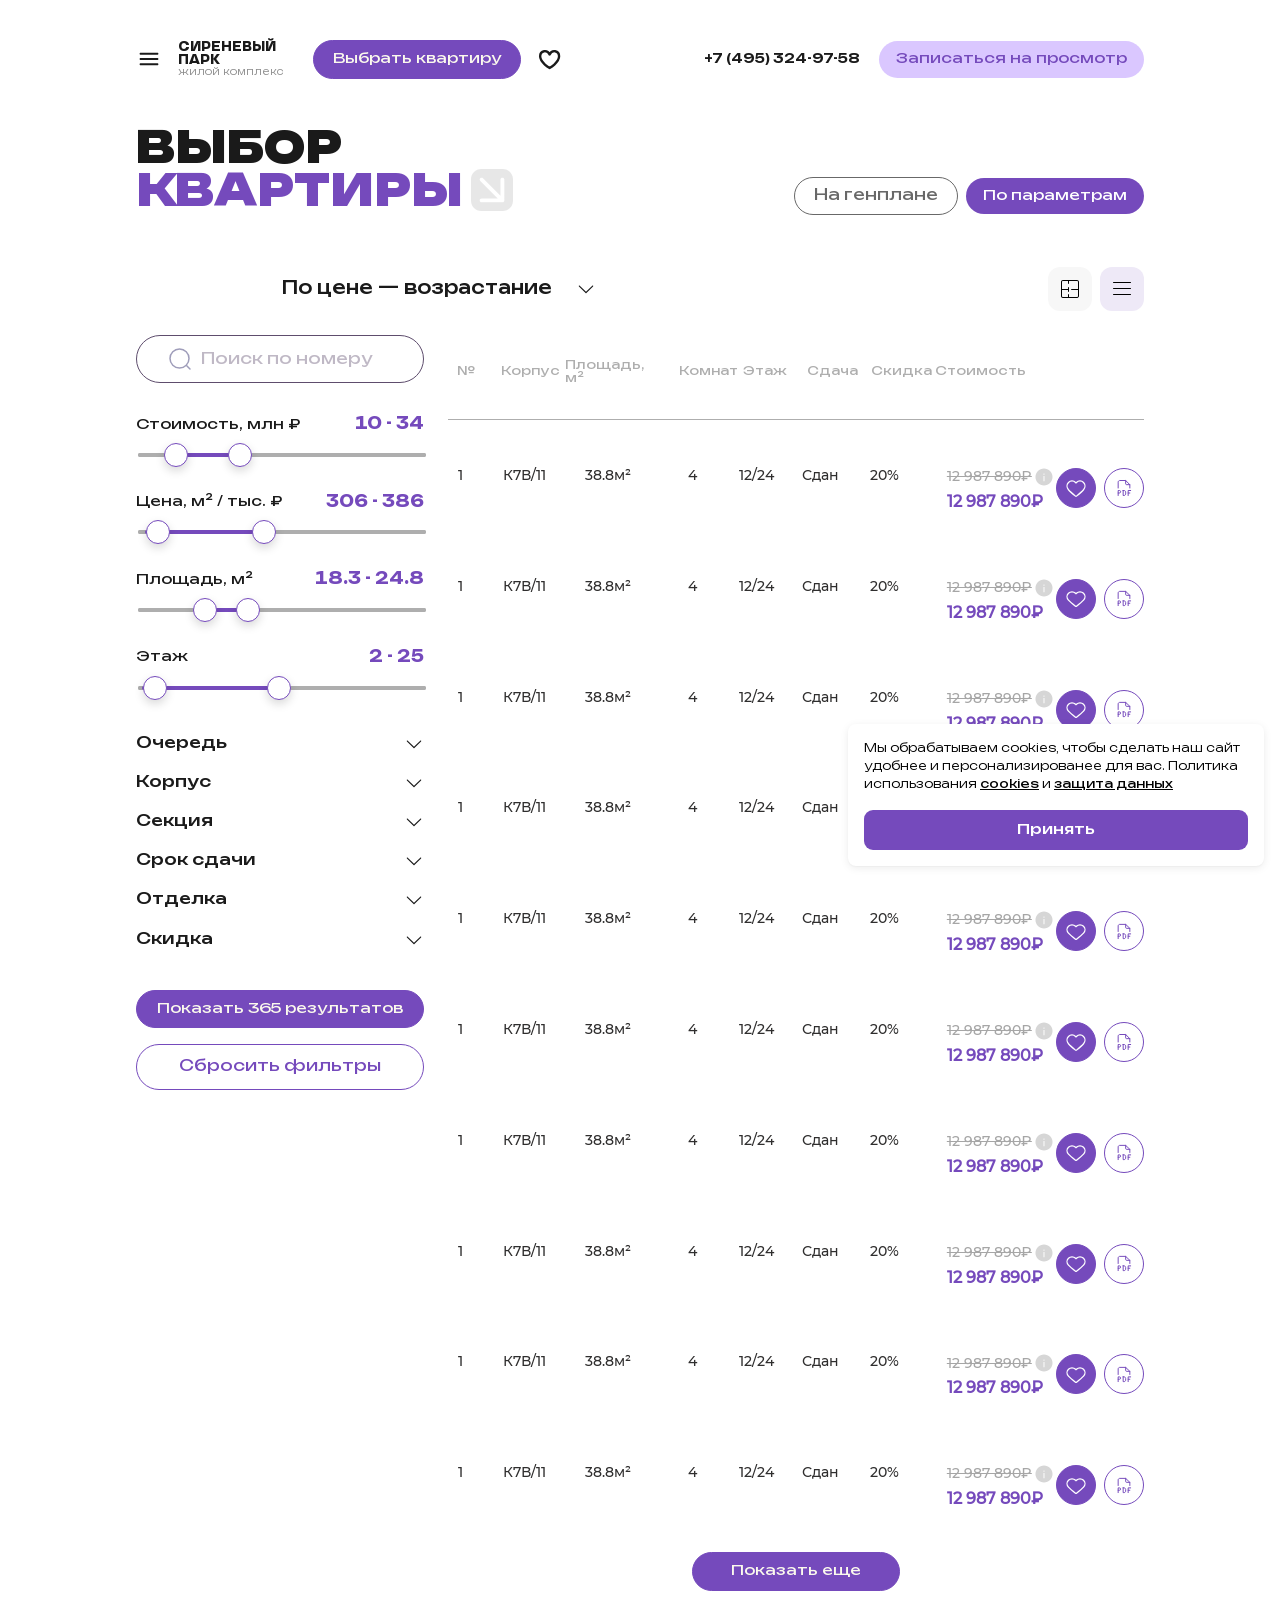
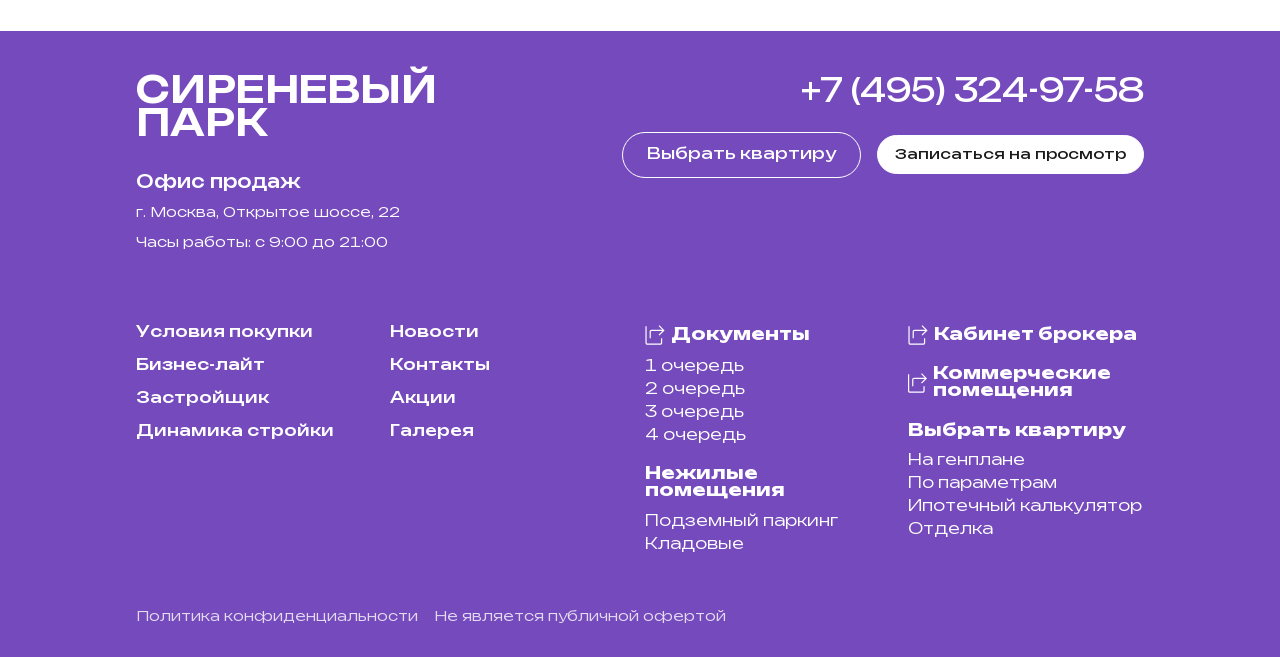
<file: catalog-tab.html>
<!DOCTYPE html>
<html lang="ru">
<head>
    <meta charset="UTF-8">
    <meta name="viewport"
          content="width=device-width, user-scalable=no, initial-scale=1.0, maximum-scale=1.0, minimum-scale=1.0">
    <meta http-equiv="X-UA-Compatible" content="ie=edge">
    <link rel="stylesheet" href="style.css">
    <title></title>
</head>
<body>
<header>
    <div class="container">
        <div class="header-main G-align-center G-justify-between">
            <div class="header-main-flex G-align-center">
                <div class="open-menu G-align-center">
                    <i class="icon-menu"></i>
                </div>
                <div class="header-main-fave G-align-center">
                    <a href="index.html" class="header-logo">
                        <span>сиреневый парк</span>
                        <small>жилой комплекс</small>
                    </a>
                    <a href="#" class="btn menu-scroll G-center">Выбрать квартиру</a>
                    <a href="./" class="card-favorite">
                        <svg xmlns="http://www.w3.org/2000/svg" width="24" height="24" viewBox="0 0 24 24" fill="none">
                            <path d="M12 7.69334C10 2.9989 3 3.4989 3 9.49893C3 15.499 12 20.4991 12 20.4991C12 20.4991 21 15.499 21 9.49893C21 3.4989 14 2.9989 12 7.69334Z"
                                  stroke="#1A1A1A" stroke-width="2.25" stroke-linecap="round" stroke-linejoin="round"/>
                        </svg>
                    </a>
                </div>
            </div>
            <div class="header-btn G-align-center">
                <a href="tel:+7 (495) 324-97-58" class="header-phone">+7 (495) 324-97-58</a>
                <button class="btn-sign-up open_modal G-center" data-val="modal">Записаться на просмотр</button>
            </div>
        </div>

    </div>
    <div class="menu-content">
        <div class="container">
            <div class="menu-content-title G-align-start G-justify-between">
                <a href="#" class="logo">сиреневый парк</a>
                <div class="close-menu">
                    <i class="icon-close"></i>
                </div>
            </div>

            <div class="head-menu-main G-align-start G-justify-between">
                <div class="header-menu">
                    <ul class="G-flex-column">
                        <li><a href="#">Условия покупки</a></li>
                        <li><a href="#">Бизнес-лайт</a></li>
                        <li><a class="menu-scroll" href="#afi-development">Застройщик</a></li>
                    </ul>
                </div>
                <div class="header-menu">
                    <ul class="G-flex-column">
                        <li><a href="">Новости</a></li>
                        <li><a href="#">Акции</a></li>
                        <li><a href="#">Галерея</a></li>
                        <li><a href="#">Контакты</a></li>
                    </ul>
                </div>
                <div class="documents-column G-flex-column">
                    <div class="documents-box G-flex-column">
                        <div class="documents-name G-align-center">
                            <i class="icon-slaq"></i>
                            <h3>Документы</h3>
                        </div>
                        <ul class="G-flex-column">
                            <li><a href="#" target="_blank">1 очередь</a></li>
                            <li><a href="#" target="_blank">2 очередь</a></li>
                            <li><a href="#" target="_blank">3 очередь</a></li>
                            <li><a href="#" target="_blank">4 очередь</a></li>
                        </ul>
                    </div>
                    <div class="documents-box G-flex-column">
                        <h3>Нежилые помещения</h3>
                        <ul class="G-flex-column">
                            <li><a href="#">Подземный паркинг</a></li>
                            <li><a href="#">Кладовые</a></li>
                        </ul>
                    </div>
                </div>
                <div class="documents-column broker-office-name  G-flex-column">
                    <div class="documents-box G-flex-column">
                        <a href="https://afi-development.itrielt.ru/auth" target="_blank"
                           class="documents-name  G-align-center">
                            <i class="icon-slaq"></i>
                            <h3>Кабинет брокера</h3>
                        </a>
                    </div>
                    <h3><a href="#">Коммерческие помещения</a></h3>


                    <div class="documents-box G-flex-column">
                        <h3>Выбрать квартиру</h3>
                        <ul class="G-flex-column">
                            <li><a href="#">На генплане</a></li>
                            <li><a href="#">По параметрам</a></li>
                            <li><a href="#">Ипотечный калькулятор</a></li>
                            <li><a class="menu-scroll" href="#finishing">Отделка</a></li>
                        </ul>
                    </div>
                </div>
            </div>

            <div class="sales-office-center G-align-end G-justify-between">
                <div class="sales-office-time">
                    <span>Офис продаж</span>
                    <p>
                        г. Москва, Открытое шоссе, 22
                        Часы работы: с 9:00 до 21:00
                    </p>
                </div>
                <div class="header-btn-white G-align-center">
                    <a href="tel:+7 (495) 324-97-58" class="header-phone">+7 (495) 324-97-58</a>
                    <a href="#commercial" class="btn-select menu-scroll G-center">Выбрать квартиру</a>
                    <button class="btn-sign-up open_modal G-center" data-val="modal">Записаться на просмотр</button>
                </div>
            </div>
        </div>
    </div>
</header>

<section class="catalog-main">
    <div class="container">
        <div class="catalog-title G-align-end G-justify-between">
            <h1>Выбор
                <span>квартиры <i class="icon-arrow-apartments"></i></span>

            </h1>
            <div class="catalog-btn G-align-center">
                <a href="./general-plan.html" class="btn-lin G-center">На генплане</a>
                <a href="./catalog.html" class="btn-sign-up G-center">По параметрам</a>
            </div>
        </div>

        <div class="href-catalog-pric G-justify-between G-align-center">
            <div class="price-ascending G-align-center">
                <div class="price-ascending-click G-align-center">
                    <span>По цене — возрастание</span>
                    <i class="icon-arrow-down"></i>
                </div>
                <div class="price-ascending-down">
                    <ul class="G-flex-column">
                        <li>По возрастанию цены</li>
                        <li>По площади</li>
                        <li>По максимальной скидке в рублях</li>
                        <li>По убыванию цены</li>
                    </ul>
                </div>
            </div>
            <div class="href-catalog-name G-align-center">
                <a href="./catalog.html">
                    <svg xmlns="http://www.w3.org/2000/svg" width="18" height="18" viewBox="0 0 18 18" fill="none">
                        <path d="M16 0C17.1046 0 18 0.895431 18 2V16C18 17.0357 17.2128 17.887 16.2041 17.9893L16 18H2L1.7959 17.9893C0.854346 17.8938 0.1062 17.1457 0.0107422 16.2041L0 16V2C0 0.895431 0.895431 8.05319e-09 2 0H16ZM2 1C1.44772 1 1 1.44772 1 2V9H7V7.5C7 7.22386 7.22386 7 7.5 7C7.77614 7 8 7.22386 8 7.5V11.5C8 11.7761 7.77614 12 7.5 12C7.22386 12 7 11.7761 7 11.5V10H1V16C1 16.5523 1.44772 17 2 17H7V14.5C7 14.2239 7.22386 14 7.5 14C7.77614 14 8 14.2239 8 14.5V17H16C16.5523 17 17 16.5523 17 16V10H10.5C10.2239 10 10 9.77614 10 9.5C10 9.22386 10.2239 9 10.5 9H17V2C17 1.44772 16.5523 1 16 1H8V3.5C8 3.77614 7.77614 4 7.5 4C7.22386 4 7 3.77614 7 3.5V1H2Z" fill="black"/>
                    </svg>
                </a>
                <a href="./catalog-tab.html" class="href-catalog-act">
                    <svg xmlns="http://www.w3.org/2000/svg" width="20" height="20" viewBox="0 0 20 20" fill="none">
                        <rect x="1" y="3" width="18" height="1" rx="0.5" fill="black"/>
                        <rect x="1" y="9" width="18" height="1" rx="0.5" fill="black"/>
                        <rect x="1" y="15" width="18" height="1" rx="0.5" fill="black"/>
                    </svg>
                </a>
            </div>
        </div>

        <div class="filter-mobile">
            <span>Фильтр</span>
            <div class="open-filter"><i class="icon-filter"></i></div>
        </div>
        <div class="commercial-flex standard-mort-qert G-align-start G-justify-between">
            <div class="commercial-filter">
                <div class="filter-mobile-name">
                    <h3>Фильтр</h3>
                    <div class="close-filter">
                        <i class="icon-close"></i>
                    </div>
                </div>
                <div class="filter-main">
                    <div class="filter-search">
                        <button class="filter-search-btn"><i class="icon-search"></i></button>
                        <label>
                            <input type="text" placeholder="Поиск по номеру">
                        </label>
                    </div>

                    <div class="filter-range">
                        <div class="filter-block">
                            <div class="label">Стоимость, млн ₽ <span class="values" id="price-val">15 - 24</span></div>
                            <div class="slider-container">
                                <input type="range" min="0" max="100" value="10" id="price-min">
                                <input type="range" min="0" max="100" value="34" id="price-max">
                                <div class="track" id="price-track"></div>
                            </div>
                        </div>

                        <div class="filter-block">
                            <div class="label">Цена, м² / тыс. ₽ <span class="values" id="sqm-val">366 - 386</span>
                            </div>
                            <div class="slider-container">
                                <input type="range" min="300" max="500" value="306" id="sqm-min">
                                <input type="range" min="300" max="500" value="386" id="sqm-max">
                                <div class="track" id="sqm-track"></div>
                            </div>
                        </div>

                        <div class="filter-block">
                            <div class="label">Площадь, м² <span class="values" id="area-val">18.3 - 24.8</span></div>
                            <div class="slider-container">
                                <input type="range" min="10" max="50" value="18.3" step="0.1" id="area-min">
                                <input type="range" min="10" max="50" value="24.8" step="0.1" id="area-max">
                                <div class="track" id="area-track"></div>
                            </div>
                        </div>

                        <div class="filter-block">
                            <div class="label">Этаж <span class="values" id="floor-val">2-25</span></div>
                            <div class="slider-container">
                                <input type="range" min="1" max="50" value="2" id="floor-min">
                                <input type="range" min="1" max="50" value="25" id="floor-max">
                                <div class="track" id="floor-track"></div>
                            </div>
                        </div>
                    </div>

                    <div id="accordion" class="accordion G-flex-column">
                        <div class="accordion-box">
                            <div class="accordion-click link">
                                <span>Очередь</span>
                                <i class="icon-arrow-down"></i>
                            </div>
                            <div class="submenu">
                                <div class="filter-checked">
                                    <label class="check-radio">
                                        <small>Любая</small>
                                        <input type="radio" name="queue">
                                        <span class="radiobtn"></span>
                                    </label>
                                    <label class="check-radio">
                                        <small>Вторая</small>
                                        <input type="radio" name="queue">
                                        <span class="radiobtn"></span>
                                    </label>
                                    <label class="check-radio">
                                        <small>Третья</small>
                                        <input type="radio" name="queue">
                                        <span class="radiobtn"></span>
                                    </label>
                                    <label class="check-radio">
                                        <small>Четвертая</small>
                                        <input type="radio" name="queue">
                                        <span class="radiobtn"></span>
                                    </label>
                                </div>
                            </div>
                        </div>
                        <div class="accordion-box">
                            <div class="accordion-click link">
                                <span>Корпус</span>
                                <i class="icon-arrow-down"></i>
                            </div>
                            <div class="submenu">
                                <div class="filter-checked">
                                    <label class="check-radio">
                                        <small>Любой</small>
                                        <input type="radio" name="frame">
                                        <span class="radiobtn"></span>
                                    </label>
                                    <label class="check-radio">
                                        <small>1</small>
                                        <input type="radio" name="frame">
                                        <span class="radiobtn"></span>
                                    </label>
                                    <label class="check-radio">
                                        <small>2</small>
                                        <input type="radio" name="frame">
                                        <span class="radiobtn"></span>
                                    </label>
                                    <label class="check-radio">
                                        <small>3</small>
                                        <input type="radio" name="frame">
                                        <span class="radiobtn"></span>
                                    </label>
                                    <label class="check-radio">
                                        <small>4</small>
                                        <input type="radio" name="frame">
                                        <span class="radiobtn"></span>
                                    </label>
                                    <label class="check-radio">
                                        <small>7А</small>
                                        <input type="radio" name="frame">
                                        <span class="radiobtn"></span>
                                    </label>
                                    <label class="check-radio">
                                        <small>7В</small>
                                        <input type="radio" name="frame">
                                        <span class="radiobtn"></span>
                                    </label>


                                </div>
                            </div>
                        </div>
                        <div class="accordion-box">
                            <div class="accordion-click link">
                                <span>Секция</span>
                                <i class="icon-arrow-down"></i>
                            </div>
                            <div class="submenu">
                                <div class="filter-checked">
                                    <label class="check-radio">
                                        <small>Любой</small>
                                        <input type="radio" name="section">
                                        <span class="radiobtn"></span>
                                    </label>
                                    <label class="check-radio">
                                        <small>1</small>
                                        <input type="radio" name="section">
                                        <span class="radiobtn"></span>
                                    </label>
                                    <label class="check-radio">
                                        <small>2</small>
                                        <input type="radio" name="section">
                                        <span class="radiobtn"></span>
                                    </label>
                                    <label class="check-radio">
                                        <small>3</small>
                                        <input type="radio" name="section">
                                        <span class="radiobtn"></span>
                                    </label>
                                    <label class="check-radio">
                                        <small>4</small>
                                        <input type="radio" name="section">
                                        <span class="radiobtn"></span>
                                    </label>
                                    <label class="check-radio">
                                        <small>5</small>
                                        <input type="radio" name="section">
                                        <span class="radiobtn"></span>
                                    </label>
                                    <label class="check-radio">
                                        <small>6</small>
                                        <input type="radio" name="section">
                                        <span class="radiobtn"></span>
                                    </label>
                                    <label class="check-radio">
                                        <small>7</small>
                                        <input type="radio" name="section">
                                        <span class="radiobtn"></span>
                                    </label>
                                    <label class="check-radio">
                                        <small>8</small>
                                        <input type="radio" name="section">
                                        <span class="radiobtn"></span>
                                    </label>
                                    <label class="check-radio">
                                        <small>9</small>
                                        <input type="radio" name="section">
                                        <span class="radiobtn"></span>
                                    </label>
                                    <label class="check-radio">
                                        <small>10</small>
                                        <input type="radio" name="section">
                                        <span class="radiobtn"></span>
                                    </label>
                                    <label class="check-radio">
                                        <small>11</small>
                                        <input type="radio" name="section">
                                        <span class="radiobtn"></span>
                                    </label>
                                    <label class="check-radio">
                                        <small>12</small>
                                        <input type="radio" name="section">
                                        <span class="radiobtn"></span>
                                    </label>
                                    <label class="check-radio">
                                        <small>13</small>
                                        <input type="radio" name="section">
                                        <span class="radiobtn"></span>
                                    </label>


                                </div>
                            </div>
                        </div>

                        <div class="accordion-box">
                            <div class="accordion-click link">
                                <span>Срок сдачи</span>
                                <i class="icon-arrow-down"></i>
                            </div>
                            <div class="submenu">
                                <div class="filter-checked">
                                    <label class="check-radio">
                                        <small>Любой</small>
                                        <input type="radio" name="date">
                                        <span class="radiobtn"></span>
                                    </label>
                                    <label class="check-radio">
                                        <small>2026</small>
                                        <input type="radio" name="date">
                                        <span class="radiobtn"></span>
                                    </label>

                                    <label class="check-radio">
                                        <small>Сдан</small>
                                        <input type="radio" name="date">
                                        <span class="radiobtn"></span>
                                    </label>

                                </div>
                            </div>
                        </div>
                        <div class="accordion-box">
                            <div class="accordion-click link">
                                <span>Отделка</span>
                                <i class="icon-arrow-down"></i>
                            </div>
                            <div class="submenu">
                                <div class="filter-checked">
                                    <label class="check-radio">
                                        <small>Любая</small>
                                        <input type="radio" name="finishing">
                                        <span class="radiobtn"></span>
                                    </label>
                                    <label class="check-radio">
                                        <small>Без отделки</small>
                                        <input type="radio" name="finishing">
                                        <span class="radiobtn"></span>
                                    </label>
                                    <label class="check-radio">
                                        <small>Предчистовая</small>
                                        <input type="radio" name="finishing">
                                        <span class="radiobtn"></span>
                                    </label>
                                    <label class="check-radio">
                                        <small>Чистовая</small>
                                        <input type="radio" name="finishing">
                                        <span class="radiobtn"></span>
                                    </label>

                                </div>
                            </div>
                        </div>
                        <div class="accordion-box">
                            <div class="accordion-click link">
                                <span>Скидка</span>
                                <i class="icon-arrow-down"></i>
                            </div>
                            <div class="submenu">
                                <div class="filter-checked">
                                    <label class="check-radio">
                                        <small>Все</small>
                                        <input type="radio" name="discount">
                                        <span class="radiobtn"></span>
                                    </label>
                                    <label class="check-radio">
                                        <small>15%</small>
                                        <input type="radio" name="discount">
                                        <span class="radiobtn"></span>
                                    </label>
                                    <label class="check-radio">
                                        <small>18%</small>
                                        <input type="radio" name="discount">
                                        <span class="radiobtn"></span>
                                    </label>
                                    <label class="check-radio">
                                        <small>23%</small>
                                        <input type="radio" name="discount">
                                        <span class="radiobtn"></span>
                                    </label>
                                </div>
                            </div>
                        </div>
                    </div>
                    <div class="filter-btn G-flex-column G-align-center">
                        <button class="btn">Показать 365 результатов</button>
                        <button class="btn-select">Сбросить фильтры</button>
                    </div>

                </div>
            </div>
            <div class="standard-mort-glob">
                <div class="standard-mort-cont">
                    <div class="standard-mort-width">
                        <div class="standard-mort-tab">
                            <ul>
                                <li>№ </li>
                                <li>Корпус</li>
                                <li>Площадь, м²</li>
                                <li>Комнат</li>
                                <li>Этаж</li>
                                <li>Сдача</li>
                                <li>Скидка</li>
                                <li>Стоимость</li>
                            </ul>
                        </div>
                        <div class="stand-discount-col G-flex-column">
                            <div class="stand-discount-line G-align-start G-justify-between">
                                <ul>
                                    <li>1</li>
                                    <li>К7В/11</li>
                                    <li>38.8м²</li>
                                    <li>4</li>
                                    <li>12/24</li>
                                    <li>Сдан</li>
                                    <li>20%</li>
                                </ul>
                                <div class="stand-discount-start G-align-start">
                                    <div class="stand-disc-col G-flex-column ">
                                        <div class="stand-disc-price G-align-center">
                                            <del>12 987 890₽</del>
                                            <div class="valid-payment-info">
                                                <i class="icon-info"></i>
                                                <div class="valid-payment-text">
                                                    <p>Cкидка действует при 100% оплате или по стандартной ипотеке.</p>
                                                </div>
                                            </div>
                                        </div>
                                        <strong>12 987 890₽</strong>
                                    </div>
                                    <div class="stand-disc-cent G-align-center">
                                        <a href="#" class="fave-heart">
                                            <i class="icon-fave-heat"></i>
                                        </a>
                                        <a href="#" class="downl-pdf" download="">
                                            <i class="icon-pdf-icon"></i>
                                        </a>
                                    </div>
                                </div>
                            </div>
                            <div class="stand-discount-line G-align-start G-justify-between">
                                <ul>
                                    <li>1</li>
                                    <li>К7В/11</li>
                                    <li>38.8м²</li>
                                    <li>4</li>
                                    <li>12/24</li>
                                    <li>Сдан</li>
                                    <li>20%</li>
                                </ul>
                                <div class="stand-discount-start G-align-start">
                                    <div class="stand-disc-col G-flex-column ">
                                        <div class="stand-disc-price G-align-center">
                                            <del>12 987 890₽</del>
                                            <div class="valid-payment-info">
                                                <i class="icon-info"></i>
                                                <div class="valid-payment-text">
                                                    <p>Cкидка действует при 100% оплате или по стандартной ипотеке.</p>
                                                </div>
                                            </div>
                                        </div>
                                        <strong>12 987 890₽</strong>
                                    </div>
                                    <div class="stand-disc-cent G-align-center">
                                        <a href="#" class="fave-heart">
                                            <i class="icon-fave-heat"></i>
                                        </a>
                                        <a href="#" class="downl-pdf" download="">
                                            <i class="icon-pdf-icon"></i>
                                        </a>
                                    </div>
                                </div>
                            </div>
                            <div class="stand-discount-line G-align-start G-justify-between">
                                <ul>
                                    <li>1</li>
                                    <li>К7В/11</li>
                                    <li>38.8м²</li>
                                    <li>4</li>
                                    <li>12/24</li>
                                    <li>Сдан</li>
                                    <li>20%</li>
                                </ul>
                                <div class="stand-discount-start G-align-start">
                                    <div class="stand-disc-col G-flex-column ">
                                        <div class="stand-disc-price G-align-center">
                                            <del>12 987 890₽</del>
                                            <div class="valid-payment-info">
                                                <i class="icon-info"></i>
                                                <div class="valid-payment-text">
                                                    <p>Cкидка действует при 100% оплате или по стандартной ипотеке.</p>
                                                </div>
                                            </div>
                                        </div>
                                        <strong>12 987 890₽</strong>
                                    </div>
                                    <div class="stand-disc-cent G-align-center">
                                        <a href="#" class="fave-heart">
                                            <i class="icon-fave-heat"></i>
                                        </a>
                                        <a href="#" class="downl-pdf" download="">
                                            <i class="icon-pdf-icon"></i>
                                        </a>
                                    </div>
                                </div>
                            </div>
                            <div class="stand-discount-line G-align-start G-justify-between">
                                <ul>
                                    <li>1</li>
                                    <li>К7В/11</li>
                                    <li>38.8м²</li>
                                    <li>4</li>
                                    <li>12/24</li>
                                    <li>Сдан</li>
                                    <li>20%</li>
                                </ul>
                                <div class="stand-discount-start G-align-start">
                                    <div class="stand-disc-col G-flex-column ">
                                        <div class="stand-disc-price G-align-center">
                                            <del>12 987 890₽</del>
                                            <div class="valid-payment-info">
                                                <i class="icon-info"></i>
                                                <div class="valid-payment-text">
                                                    <p>Cкидка действует при 100% оплате или по стандартной ипотеке.</p>
                                                </div>
                                            </div>
                                        </div>
                                        <strong>12 987 890₽</strong>
                                    </div>
                                    <div class="stand-disc-cent G-align-center">
                                        <a href="#" class="fave-heart">
                                            <i class="icon-fave-heat"></i>
                                        </a>
                                        <a href="#" class="downl-pdf" download="">
                                            <i class="icon-pdf-icon"></i>
                                        </a>
                                    </div>
                                </div>
                            </div>
                            <div class="stand-discount-line G-align-start G-justify-between">
                                <ul>
                                    <li>1</li>
                                    <li>К7В/11</li>
                                    <li>38.8м²</li>
                                    <li>4</li>
                                    <li>12/24</li>
                                    <li>Сдан</li>
                                    <li>20%</li>
                                </ul>
                                <div class="stand-discount-start G-align-start">
                                    <div class="stand-disc-col G-flex-column ">
                                        <div class="stand-disc-price G-align-center">
                                            <del>12 987 890₽</del>
                                            <div class="valid-payment-info">
                                                <i class="icon-info"></i>
                                                <div class="valid-payment-text">
                                                    <p>Cкидка действует при 100% оплате или по стандартной ипотеке.</p>
                                                </div>
                                            </div>
                                        </div>
                                        <strong>12 987 890₽</strong>
                                    </div>
                                    <div class="stand-disc-cent G-align-center">
                                        <a href="#" class="fave-heart">
                                            <i class="icon-fave-heat"></i>
                                        </a>
                                        <a href="#" class="downl-pdf" download="">
                                            <i class="icon-pdf-icon"></i>
                                        </a>
                                    </div>
                                </div>
                            </div>
                            <div class="stand-discount-line G-align-start G-justify-between">
                                <ul>
                                    <li>1</li>
                                    <li>К7В/11</li>
                                    <li>38.8м²</li>
                                    <li>4</li>
                                    <li>12/24</li>
                                    <li>Сдан</li>
                                    <li>20%</li>
                                </ul>
                                <div class="stand-discount-start G-align-start">
                                    <div class="stand-disc-col G-flex-column ">
                                        <div class="stand-disc-price G-align-center">
                                            <del>12 987 890₽</del>
                                            <div class="valid-payment-info">
                                                <i class="icon-info"></i>
                                                <div class="valid-payment-text">
                                                    <p>Cкидка действует при 100% оплате или по стандартной ипотеке.</p>
                                                </div>
                                            </div>
                                        </div>
                                        <strong>12 987 890₽</strong>
                                    </div>
                                    <div class="stand-disc-cent G-align-center">
                                        <a href="#" class="fave-heart">
                                            <i class="icon-fave-heat"></i>
                                        </a>
                                        <a href="#" class="downl-pdf" download="">
                                            <i class="icon-pdf-icon"></i>
                                        </a>
                                    </div>
                                </div>
                            </div>
                            <div class="stand-discount-line G-align-start G-justify-between">
                                <ul>
                                    <li>1</li>
                                    <li>К7В/11</li>
                                    <li>38.8м²</li>
                                    <li>4</li>
                                    <li>12/24</li>
                                    <li>Сдан</li>
                                    <li>20%</li>
                                </ul>
                                <div class="stand-discount-start G-align-start">
                                    <div class="stand-disc-col G-flex-column ">
                                        <div class="stand-disc-price G-align-center">
                                            <del>12 987 890₽</del>
                                            <div class="valid-payment-info">
                                                <i class="icon-info"></i>
                                                <div class="valid-payment-text">
                                                    <p>Cкидка действует при 100% оплате или по стандартной ипотеке.</p>
                                                </div>
                                            </div>
                                        </div>
                                        <strong>12 987 890₽</strong>
                                    </div>
                                    <div class="stand-disc-cent G-align-center">
                                        <a href="#" class="fave-heart">
                                            <i class="icon-fave-heat"></i>
                                        </a>
                                        <a href="#" class="downl-pdf" download="">
                                            <i class="icon-pdf-icon"></i>
                                        </a>
                                    </div>
                                </div>
                            </div>
                            <div class="stand-discount-line G-align-start G-justify-between">
                                <ul>
                                    <li>1</li>
                                    <li>К7В/11</li>
                                    <li>38.8м²</li>
                                    <li>4</li>
                                    <li>12/24</li>
                                    <li>Сдан</li>
                                    <li>20%</li>
                                </ul>
                                <div class="stand-discount-start G-align-start">
                                    <div class="stand-disc-col G-flex-column ">
                                        <div class="stand-disc-price G-align-center">
                                            <del>12 987 890₽</del>
                                            <div class="valid-payment-info">
                                                <i class="icon-info"></i>
                                                <div class="valid-payment-text">
                                                    <p>Cкидка действует при 100% оплате или по стандартной ипотеке.</p>
                                                </div>
                                            </div>
                                        </div>
                                        <strong>12 987 890₽</strong>
                                    </div>
                                    <div class="stand-disc-cent G-align-center">
                                        <a href="#" class="fave-heart">
                                            <i class="icon-fave-heat"></i>
                                        </a>
                                        <a href="#" class="downl-pdf" download="">
                                            <i class="icon-pdf-icon"></i>
                                        </a>
                                    </div>
                                </div>
                            </div>
                            <div class="stand-discount-line G-align-start G-justify-between">
                                <ul>
                                    <li>1</li>
                                    <li>К7В/11</li>
                                    <li>38.8м²</li>
                                    <li>4</li>
                                    <li>12/24</li>
                                    <li>Сдан</li>
                                    <li>20%</li>
                                </ul>
                                <div class="stand-discount-start G-align-start">
                                    <div class="stand-disc-col G-flex-column ">
                                        <div class="stand-disc-price G-align-center">
                                            <del>12 987 890₽</del>
                                            <div class="valid-payment-info">
                                                <i class="icon-info"></i>
                                                <div class="valid-payment-text">
                                                    <p>Cкидка действует при 100% оплате или по стандартной ипотеке.</p>
                                                </div>
                                            </div>
                                        </div>
                                        <strong>12 987 890₽</strong>
                                    </div>
                                    <div class="stand-disc-cent G-align-center">
                                        <a href="#" class="fave-heart">
                                            <i class="icon-fave-heat"></i>
                                        </a>
                                        <a href="#" class="downl-pdf" download="">
                                            <i class="icon-pdf-icon"></i>
                                        </a>
                                    </div>
                                </div>
                            </div>
                            <div class="stand-discount-line G-align-start G-justify-between">
                                <ul>
                                    <li>1</li>
                                    <li>К7В/11</li>
                                    <li>38.8м²</li>
                                    <li>4</li>
                                    <li>12/24</li>
                                    <li>Сдан</li>
                                    <li>20%</li>
                                </ul>
                                <div class="stand-discount-start G-align-start">
                                    <div class="stand-disc-col G-flex-column ">
                                        <div class="stand-disc-price G-align-center">
                                            <del>12 987 890₽</del>
                                            <div class="valid-payment-info">
                                                <i class="icon-info"></i>
                                                <div class="valid-payment-text">
                                                    <p>Cкидка действует при 100% оплате или по стандартной ипотеке.</p>
                                                </div>
                                            </div>
                                        </div>
                                        <strong>12 987 890₽</strong>
                                    </div>
                                    <div class="stand-disc-cent G-align-center">
                                        <a href="#" class="fave-heart">
                                            <i class="icon-fave-heat"></i>
                                        </a>
                                        <a href="#" class="downl-pdf" download="">
                                            <i class="icon-pdf-icon"></i>
                                        </a>
                                    </div>
                                </div>
                            </div>
                        </div>
                    </div>
                </div>
                <div class="see-more-catalog G-justify-center">
                    <button class="btn">Показать еще</button>
                </div>
            </div>
        </div>
    </div>
</section>


<footer>
    <div class="container">
        <div class="footer-office-center G-align-start G-justify-between">
            <div class="footer-title">
                <a href="#" class="logo-foot">сиреневый парк</a>
                <div class="sales-office-time">
                    <span>Офис продаж</span>
                    <p>
                        г. Москва, Открытое шоссе, 22
                    </p>
                    <p>Часы работы: с 9:00 до 21:00</p>
                </div>
            </div>
            <div class="footer-contact G-flex-column G-align-end">
                <a href="tel:+7 (495) 324-97-58" class="header-phone">+7 (495) 324-97-58</a>
                <div class="header-btn-white G-align-center">
                    <a href="#commercial" class="btn-select menu-scroll G-center">Выбрать квартиру</a>
                    <button class="btn-sign-up G-center">Записаться на просмотр</button>
                </div>
            </div>
        </div>
        <div class="head-menu-main G-align-start G-justify-between">
            <div class="header-menu">
                <ul class="G-flex-column">
                    <li><a href="#">Условия покупки</a></li>
                    <li><a href="#">Бизнес-лайт</a></li>
                    <li><a class="menu-scroll" href="#afi-development">Застройщик</a></li>
                    <li><a href="#">Динамика стройки</a></li>
                </ul>
            </div>
            <div class="header-menu">
                <ul class="G-flex-column">
                    <li><a href="#">Новости</a></li>
                    <li><a href="#">Контакты</a></li>
                    <li><a href="#">Акции</a></li>
                    <li><a href="#">Галерея</a></li>
                </ul>
            </div>
            <div class="documents-column G-flex-column">
                <div class="documents-box G-flex-column">
                    <div class="documents-name G-align-center">
                        <i class="icon-slaq"></i>
                        <h3>Документы</h3>
                    </div>
                    <ul class="G-flex-column">
                        <li><a href="#" target="_blank">1 очередь</a></li>
                        <li><a href="#" target="_blank">2 очередь</a></li>
                        <li><a href="#" target="_blank">3 очередь</a></li>
                        <li><a href="#" target="_blank">4 очередь</a></li>
                    </ul>
                </div>
                <div class="documents-box G-flex-column">
                    <h3>Нежилые помещения</h3>
                    <ul class="G-flex-column">
                        <li><a href="#">Подземный паркинг</a></li>
                        <li><a href="#">Кладовые</a></li>
                    </ul>
                </div>
            </div>
            <div class="documents-column G-flex-column">
                <div class="documents-box G-flex-column">
                    <a href="https://afi-development.itrielt.ru/auth" target="_blank"
                       class="documents-name G-align-center">
                        <i class="icon-slaq"></i>
                        <h3>Кабинет брокера</h3>
                    </a>
                </div>
                <div class="documents-name G-align-center">
                    <i class="icon-slaq"></i>
                    <h3><a href="#">Коммерческие помещения</a></h3>
                </div>
                <div class="documents-box G-flex-column">
                    <h3>Выбрать квартиру</h3>
                    <ul class="G-flex-column">
                        <li><a href="#">На генплане</a></li>
                        <li><a href="#">По параметрам</a></li>
                        <li><a href="#">Ипотечный калькулятор</a></li>
                        <li><a class="menu-scroll" href="#finishing">Отделка</a></li>
                    </ul>
                </div>
            </div>
        </div>
        <div class="office-time-mobile sales-office-time">
            <span>Офис продаж</span>
            <p>
                г. Москва, Открытое шоссе, 22
            </p>
            <p>Часы работы: с 9:00 до 21:00</p>
        </div>
        <div class="footer-policy G-align-center ">
            <a href="./assets/img/policy.pdf" target="_blank">Политика конфиденциальности</a>
            <p>Не является публичной офертой</p>
        </div>
    </div>
</footer>


<div class="cookie">
    <p class="cookie__text">
        Мы обрабатываем cookies, чтобы сделать наш сайт удобнее и персонализированее для вас.
        Политика использования <a class="cookie__link" href="./cookie.pdf" target="_blank">cookies</a> и
        <a class="cookie__link" href="./data_protection.pdf" target="_blank">защита данных</a>
    </p>
    <button class="cookie__btn">Принять</button>
</div>


<script src="assets/js/jquery-3.6.4.js"></script>
<script src="assets/js/swiper-bundle.min.js"></script>
<script src="https://snipp.ru/cdn/maskedinput/jquery.maskedinput.min.js"></script>
<script src="assets/js/slider.js"></script>
<script src="assets/js/frame.js"></script>
<script src="assets/js/map.js"></script>
<script src="assets/js/calculator.js"></script>
<script src="assets/js/script.js"></script>
<script src="assets/js/time.js"></script>
</body>
</html>
</file>
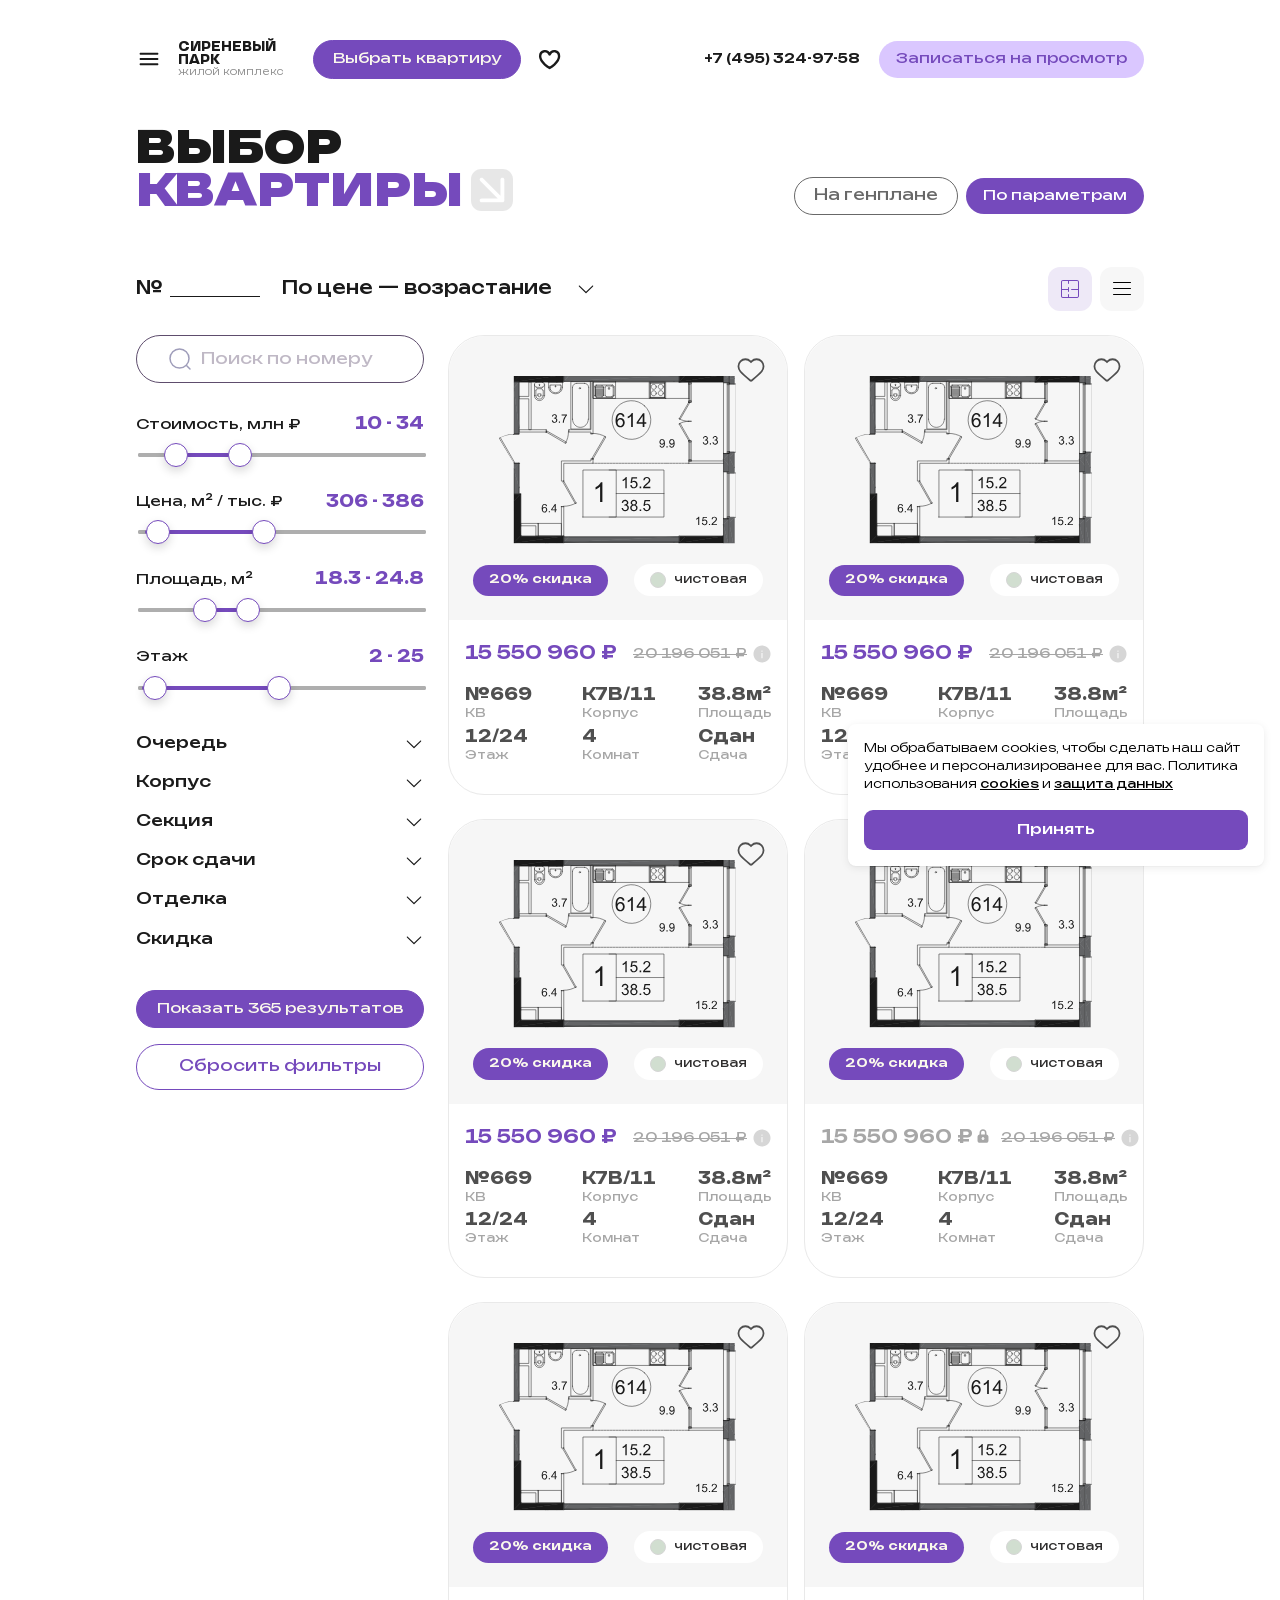
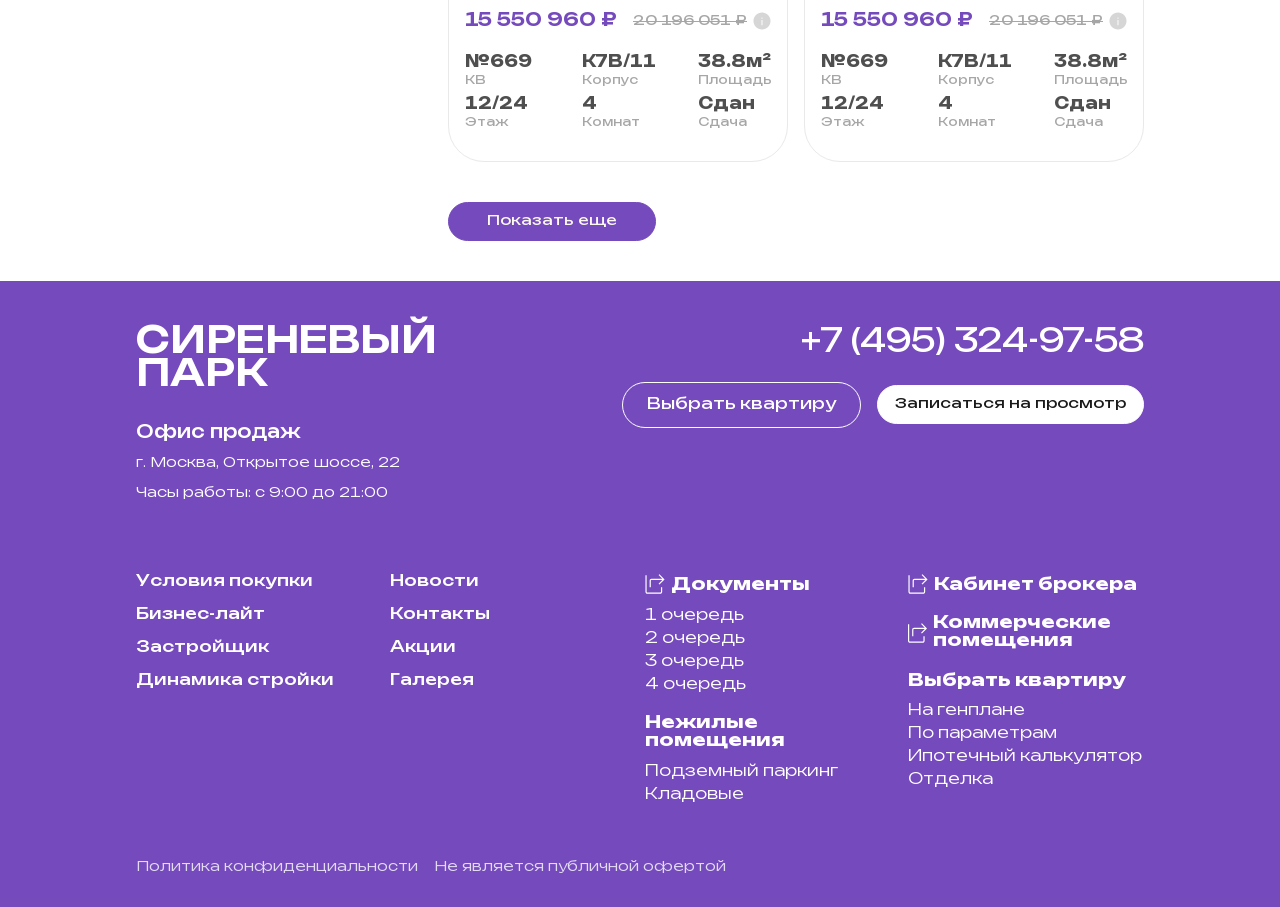
<file: catalog.html>
<!DOCTYPE html>
<html lang="ru">
<head>
    <meta charset="UTF-8">
    <meta name="viewport"
          content="width=device-width, user-scalable=no, initial-scale=1.0, maximum-scale=1.0, minimum-scale=1.0">
    <meta http-equiv="X-UA-Compatible" content="ie=edge">
    <link rel="stylesheet" href="style.css">
    <title></title>
</head>
<body>
<header>
    <div class="container">
        <div class="header-main G-align-center G-justify-between">
            <div class="header-main-flex G-align-center">
                <div class="open-menu G-align-center">
                    <i class="icon-menu"></i>
                </div>
                <div class="header-main-fave G-align-center">
                    <a href="index.html" class="header-logo">
                        <span>сиреневый парк</span>
                        <small>жилой комплекс</small>
                    </a>
                    <a href="#" class="btn menu-scroll G-center">Выбрать квартиру</a>
                    <a href="./" class="card-favorite">
                        <svg xmlns="http://www.w3.org/2000/svg" width="24" height="24" viewBox="0 0 24 24" fill="none">
                            <path d="M12 7.69334C10 2.9989 3 3.4989 3 9.49893C3 15.499 12 20.4991 12 20.4991C12 20.4991 21 15.499 21 9.49893C21 3.4989 14 2.9989 12 7.69334Z"
                                  stroke="#1A1A1A" stroke-width="2.25" stroke-linecap="round" stroke-linejoin="round"/>
                        </svg>
                    </a>
                </div>
            </div>
            <div class="header-btn G-align-center">
                <a href="tel:+7 (495) 324-97-58" class="header-phone">+7 (495) 324-97-58</a>
                <button class="btn-sign-up open_modal G-center" data-val="modal">Записаться на просмотр</button>
            </div>
        </div>

    </div>
    <div class="menu-content">
        <div class="container">
            <div class="menu-content-title G-align-start G-justify-between">
                <a href="#" class="logo">сиреневый парк</a>
                <div class="close-menu">
                    <i class="icon-close"></i>
                </div>
            </div>

            <div class="head-menu-main G-align-start G-justify-between">
                <div class="header-menu">
                    <ul class="G-flex-column">
                        <li><a href="#">Условия покупки</a></li>
                        <li><a href="#">Бизнес-лайт</a></li>
                        <li><a class="menu-scroll" href="#afi-development">Застройщик</a></li>
                    </ul>
                </div>
                <div class="header-menu">
                    <ul class="G-flex-column">
                        <li><a href="">Новости</a></li>
                        <li><a href="#">Акции</a></li>
                        <li><a href="#">Галерея</a></li>
                        <li><a href="#">Контакты</a></li>
                    </ul>
                </div>
                <div class="documents-column G-flex-column">
                    <div class="documents-box G-flex-column">
                        <div class="documents-name G-align-center">
                            <i class="icon-slaq"></i>
                            <h3>Документы</h3>
                        </div>
                        <ul class="G-flex-column">
                            <li><a href="#" target="_blank">1 очередь</a></li>
                            <li><a href="#" target="_blank">2 очередь</a></li>
                            <li><a href="#" target="_blank">3 очередь</a></li>
                            <li><a href="#" target="_blank">4 очередь</a></li>
                        </ul>
                    </div>
                    <div class="documents-box G-flex-column">
                        <h3>Нежилые помещения</h3>
                        <ul class="G-flex-column">
                            <li><a href="#">Подземный паркинг</a></li>
                            <li><a href="#">Кладовые</a></li>
                        </ul>
                    </div>
                </div>
                <div class="documents-column broker-office-name  G-flex-column">
                    <div class="documents-box G-flex-column">
                        <a href="https://afi-development.itrielt.ru/auth" target="_blank"
                           class="documents-name  G-align-center">
                            <i class="icon-slaq"></i>
                            <h3>Кабинет брокера</h3>
                        </a>
                    </div>
                    <h3><a href="#">Коммерческие помещения</a></h3>


                    <div class="documents-box G-flex-column">
                        <h3>Выбрать квартиру</h3>
                        <ul class="G-flex-column">
                            <li><a href="#">На генплане</a></li>
                            <li><a href="#">По параметрам</a></li>
                            <li><a href="#">Ипотечный калькулятор</a></li>
                            <li><a class="menu-scroll" href="#finishing">Отделка</a></li>
                        </ul>
                    </div>
                </div>
            </div>

            <div class="sales-office-center G-align-end G-justify-between">
                <div class="sales-office-time">
                    <span>Офис продаж</span>
                    <p>
                        г. Москва, Открытое шоссе, 22
                        Часы работы: с 9:00 до 21:00
                    </p>
                </div>
                <div class="header-btn-white G-align-center">
                    <a href="tel:+7 (495) 324-97-58" class="header-phone">+7 (495) 324-97-58</a>
                    <a href="#commercial" class="btn-select menu-scroll G-center">Выбрать квартиру</a>
                    <button class="btn-sign-up open_modal G-center" data-val="modal">Записаться на просмотр</button>
                </div>
            </div>
        </div>
    </div>
</header>

<section class="catalog-main">
    <div class="container">
        <div class="catalog-title G-align-end G-justify-between">
            <h1>Выбор
                <span>квартиры <i class="icon-arrow-apartments"></i></span>

            </h1>
            <div class="catalog-btn G-align-center">
                <a href="./general-plan.html" class="btn-lin G-center">На генплане</a>
                <a href="./catalog.html" class="btn-sign-up G-center">По параметрам</a>
            </div>
        </div>

        <div class="href-catalog-pric G-justify-between G-align-center">
            <div class="price-ascending G-align-center">
                <div class="price-ascending-number G-align-center">
                    <span>№ </span>
                    <input type="number">
                </div>
                <div class="price-ascending-click G-align-center">
                    <span>По цене — возрастание</span>
                    <i class="icon-arrow-down"></i>
                </div>
                <div class="price-ascending-down">
                    <ul class="G-flex-column">
                        <li>По возрастанию цены</li>
                        <li>По площади</li>
                        <li>По максимальной скидке в рублях</li>
                        <li>По убыванию цены</li>
                    </ul>
                </div>
            </div>
            <div class="href-catalog-name G-align-center">
                <a href="./catalog.html" class="href-catalog-act">
                    <svg xmlns="http://www.w3.org/2000/svg" width="18" height="18" viewBox="0 0 18 18" fill="none">
                        <path d="M16 0C17.1046 0 18 0.895431 18 2V16C18 17.0357 17.2128 17.887 16.2041 17.9893L16 18H2L1.7959 17.9893C0.854346 17.8938 0.1062 17.1457 0.0107422 16.2041L0 16V2C0 0.895431 0.895431 8.05319e-09 2 0H16ZM2 1C1.44772 1 1 1.44772 1 2V9H7V7.5C7 7.22386 7.22386 7 7.5 7C7.77614 7 8 7.22386 8 7.5V11.5C8 11.7761 7.77614 12 7.5 12C7.22386 12 7 11.7761 7 11.5V10H1V16C1 16.5523 1.44772 17 2 17H7V14.5C7 14.2239 7.22386 14 7.5 14C7.77614 14 8 14.2239 8 14.5V17H16C16.5523 17 17 16.5523 17 16V10H10.5C10.2239 10 10 9.77614 10 9.5C10 9.22386 10.2239 9 10.5 9H17V2C17 1.44772 16.5523 1 16 1H8V3.5C8 3.77614 7.77614 4 7.5 4C7.22386 4 7 3.77614 7 3.5V1H2Z" fill="black"/>
                    </svg>
                </a>
                <a href="./catalog-tab.html" >
                    <svg xmlns="http://www.w3.org/2000/svg" width="20" height="20" viewBox="0 0 20 20" fill="none">
                        <rect x="1" y="3" width="18" height="1" rx="0.5" fill="black"/>
                        <rect x="1" y="9" width="18" height="1" rx="0.5" fill="black"/>
                        <rect x="1" y="15" width="18" height="1" rx="0.5" fill="black"/>
                    </svg>
                </a>
            </div>
        </div>

        <div class="filter-mobile">
            <span>Фильтр</span>
            <div class="open-filter"><i class="icon-filter"></i></div>
        </div>
        <div class="commercial-flex G-align-start G-justify-between">
            <div class="commercial-filter">
                <div class="filter-mobile-name">
                    <h3>Фильтр</h3>
                    <div class="close-filter">
                        <i class="icon-close"></i>
                    </div>
                </div>
                <div class="filter-main">
                    <div class="filter-search">
                        <button class="filter-search-btn"><i class="icon-search"></i></button>
                        <label>
                            <input type="text" placeholder="Поиск по номеру">
                        </label>
                    </div>

                    <div class="filter-range">
                        <div class="filter-block">
                            <div class="label">Стоимость, млн ₽ <span class="values" id="price-val">15 - 24</span></div>
                            <div class="slider-container">
                                <input type="range" min="0" max="100" value="10" id="price-min">
                                <input type="range" min="0" max="100" value="34" id="price-max">
                                <div class="track" id="price-track"></div>
                            </div>
                        </div>

                        <div class="filter-block">
                            <div class="label">Цена, м² / тыс. ₽ <span class="values" id="sqm-val">366 - 386</span>
                            </div>
                            <div class="slider-container">
                                <input type="range" min="300" max="500" value="306" id="sqm-min">
                                <input type="range" min="300" max="500" value="386" id="sqm-max">
                                <div class="track" id="sqm-track"></div>
                            </div>
                        </div>

                        <div class="filter-block">
                            <div class="label">Площадь, м² <span class="values" id="area-val">18.3 - 24.8</span></div>
                            <div class="slider-container">
                                <input type="range" min="10" max="50" value="18.3" step="0.1" id="area-min">
                                <input type="range" min="10" max="50" value="24.8" step="0.1" id="area-max">
                                <div class="track" id="area-track"></div>
                            </div>
                        </div>

                        <div class="filter-block">
                            <div class="label">Этаж <span class="values" id="floor-val">2-25</span></div>
                            <div class="slider-container">
                                <input type="range" min="1" max="50" value="2" id="floor-min">
                                <input type="range" min="1" max="50" value="25" id="floor-max">
                                <div class="track" id="floor-track"></div>
                            </div>
                        </div>
                    </div>

                    <div id="accordion" class="accordion G-flex-column">
                        <div class="accordion-box">
                            <div class="accordion-click link">
                                <span>Очередь</span>
                                <i class="icon-arrow-down"></i>
                            </div>
                            <div class="submenu">
                                <div class="filter-checked">
                                    <label class="check-radio">
                                        <small>Любая</small>
                                        <input type="radio" name="queue">
                                        <span class="radiobtn"></span>
                                    </label>
                                    <label class="check-radio">
                                        <small>Вторая</small>
                                        <input type="radio" name="queue">
                                        <span class="radiobtn"></span>
                                    </label>
                                    <label class="check-radio">
                                        <small>Третья</small>
                                        <input type="radio" name="queue">
                                        <span class="radiobtn"></span>
                                    </label>
                                    <label class="check-radio">
                                        <small>Четвертая</small>
                                        <input type="radio" name="queue">
                                        <span class="radiobtn"></span>
                                    </label>
                                </div>
                            </div>
                        </div>
                        <div class="accordion-box">
                            <div class="accordion-click link">
                                <span>Корпус</span>
                                <i class="icon-arrow-down"></i>
                            </div>
                            <div class="submenu">
                                <div class="filter-checked">
                                    <label class="check-radio">
                                        <small>Любой</small>
                                        <input type="radio" name="frame">
                                        <span class="radiobtn"></span>
                                    </label>
                                    <label class="check-radio">
                                        <small>1</small>
                                        <input type="radio" name="frame">
                                        <span class="radiobtn"></span>
                                    </label>
                                    <label class="check-radio">
                                        <small>2</small>
                                        <input type="radio" name="frame">
                                        <span class="radiobtn"></span>
                                    </label>
                                    <label class="check-radio">
                                        <small>3</small>
                                        <input type="radio" name="frame">
                                        <span class="radiobtn"></span>
                                    </label>
                                    <label class="check-radio">
                                        <small>4</small>
                                        <input type="radio" name="frame">
                                        <span class="radiobtn"></span>
                                    </label>
                                    <label class="check-radio">
                                        <small>7А</small>
                                        <input type="radio" name="frame">
                                        <span class="radiobtn"></span>
                                    </label>
                                    <label class="check-radio">
                                        <small>7В</small>
                                        <input type="radio" name="frame">
                                        <span class="radiobtn"></span>
                                    </label>


                                </div>
                            </div>
                        </div>
                        <div class="accordion-box">
                            <div class="accordion-click link">
                                <span>Секция</span>
                                <i class="icon-arrow-down"></i>
                            </div>
                            <div class="submenu">
                                <div class="filter-checked">
                                    <label class="check-radio">
                                        <small>Любой</small>
                                        <input type="radio" name="section">
                                        <span class="radiobtn"></span>
                                    </label>
                                    <label class="check-radio">
                                        <small>1</small>
                                        <input type="radio" name="section">
                                        <span class="radiobtn"></span>
                                    </label>
                                    <label class="check-radio">
                                        <small>2</small>
                                        <input type="radio" name="section">
                                        <span class="radiobtn"></span>
                                    </label>
                                    <label class="check-radio">
                                        <small>3</small>
                                        <input type="radio" name="section">
                                        <span class="radiobtn"></span>
                                    </label>
                                    <label class="check-radio">
                                        <small>4</small>
                                        <input type="radio" name="section">
                                        <span class="radiobtn"></span>
                                    </label>
                                    <label class="check-radio">
                                        <small>5</small>
                                        <input type="radio" name="section">
                                        <span class="radiobtn"></span>
                                    </label>
                                    <label class="check-radio">
                                        <small>6</small>
                                        <input type="radio" name="section">
                                        <span class="radiobtn"></span>
                                    </label>
                                    <label class="check-radio">
                                        <small>7</small>
                                        <input type="radio" name="section">
                                        <span class="radiobtn"></span>
                                    </label>
                                    <label class="check-radio">
                                        <small>8</small>
                                        <input type="radio" name="section">
                                        <span class="radiobtn"></span>
                                    </label>
                                    <label class="check-radio">
                                        <small>9</small>
                                        <input type="radio" name="section">
                                        <span class="radiobtn"></span>
                                    </label>
                                    <label class="check-radio">
                                        <small>10</small>
                                        <input type="radio" name="section">
                                        <span class="radiobtn"></span>
                                    </label>
                                    <label class="check-radio">
                                        <small>11</small>
                                        <input type="radio" name="section">
                                        <span class="radiobtn"></span>
                                    </label>
                                    <label class="check-radio">
                                        <small>12</small>
                                        <input type="radio" name="section">
                                        <span class="radiobtn"></span>
                                    </label>
                                    <label class="check-radio">
                                        <small>13</small>
                                        <input type="radio" name="section">
                                        <span class="radiobtn"></span>
                                    </label>


                                </div>
                            </div>
                        </div>

                        <div class="accordion-box">
                            <div class="accordion-click link">
                                <span>Срок сдачи</span>
                                <i class="icon-arrow-down"></i>
                            </div>
                            <div class="submenu">
                                <div class="filter-checked">
                                    <label class="check-radio">
                                        <small>Любой</small>
                                        <input type="radio" name="date">
                                        <span class="radiobtn"></span>
                                    </label>
                                    <label class="check-radio">
                                        <small>2026</small>
                                        <input type="radio" name="date">
                                        <span class="radiobtn"></span>
                                    </label>

                                    <label class="check-radio">
                                        <small>Сдан</small>
                                        <input type="radio" name="date">
                                        <span class="radiobtn"></span>
                                    </label>

                                </div>
                            </div>
                        </div>
                        <div class="accordion-box">
                            <div class="accordion-click link">
                                <span>Отделка</span>
                                <i class="icon-arrow-down"></i>
                            </div>
                            <div class="submenu">
                                <div class="filter-checked">
                                    <label class="check-radio">
                                        <small>Любая</small>
                                        <input type="radio" name="finishing">
                                        <span class="radiobtn"></span>
                                    </label>
                                    <label class="check-radio">
                                        <small>Без отделки</small>
                                        <input type="radio" name="finishing">
                                        <span class="radiobtn"></span>
                                    </label>
                                    <label class="check-radio">
                                        <small>Предчистовая</small>
                                        <input type="radio" name="finishing">
                                        <span class="radiobtn"></span>
                                    </label>
                                    <label class="check-radio">
                                        <small>Чистовая</small>
                                        <input type="radio" name="finishing">
                                        <span class="radiobtn"></span>
                                    </label>

                                </div>
                            </div>
                        </div>
                        <div class="accordion-box">
                            <div class="accordion-click link">
                                <span>Скидка</span>
                                <i class="icon-arrow-down"></i>
                            </div>
                            <div class="submenu">
                                <div class="filter-checked">
                                    <label class="check-radio">
                                        <small>Все</small>
                                        <input type="radio" name="discount">
                                        <span class="radiobtn"></span>
                                    </label>
                                    <label class="check-radio">
                                        <small>15%</small>
                                        <input type="radio" name="discount">
                                        <span class="radiobtn"></span>
                                    </label>
                                    <label class="check-radio">
                                        <small>18%</small>
                                        <input type="radio" name="discount">
                                        <span class="radiobtn"></span>
                                    </label>
                                    <label class="check-radio">
                                        <small>23%</small>
                                        <input type="radio" name="discount">
                                        <span class="radiobtn"></span>
                                    </label>
                                </div>
                            </div>
                        </div>
                    </div>
                    <div class="filter-btn G-flex-column G-align-center">
                        <button class="btn">Показать 365 результатов</button>
                        <button class="btn-select">Сбросить фильтры</button>
                    </div>

                </div>
            </div>
            <div class="catalog-cards">
                <div class="commercial-wrap G-flex-wrap">
                        <div class="commercial-box">
                            <div class="commercial-photo G-flex">
                                <span class="favorite-heart">
                                    <svg xmlns="http://www.w3.org/2000/svg" width="28" height="24" viewBox="0 0 28 24"
                                         fill="none">
                                        <path d="M14.633 3.35705C17.3623 0.549332 21.8035 0.549332 24.5336 3.35705C27.2072 6.10776 27.2245 10.4679 24.5739 13.4992C22.1553 16.2635 15.0235 22.235 14.721 22.4878C14.5089 22.6652 14.2528 22.7549 13.9987 22.7428C13.9909 22.7431 13.9829 22.7431 13.9747 22.7431C13.729 22.7431 13.4819 22.6595 13.2765 22.4878C12.9739 22.235 5.8429 16.2635 3.425 13.4995C0.774007 10.4679 0.791371 6.10776 3.46527 3.35705C6.19459 0.548951 10.6362 0.548951 13.3655 3.35705L13.9991 4.00882L14.633 3.35705Z"
                                              stroke="#4F4F4F" stroke-width="1.76406"/>
                                    </svg>
                                </span>
                                <img src="./assets/img/floor.svg" alt="floor">
                                <div class="commerc-fair-price G-align-center G-justify-between">
                                    <div class="commerc-fair-center">20% скидка</div>
                                    <div class="commerc-finishing">
                                        <span class="commercial-circle"></span>
                                        чистовая
                                    </div>
                                </div>
                            </div>
                            <div class="commercial-info">

                                <div class="commercial-price G-align-center G-justify-between">
                                    <strong>15 550 960 ₽</strong>
                                    <div class="G-align-center">
                                        <del>20 196 051 ₽</del>
                                        <div class="valid-payment-info">
                                            <i class="icon-info"></i>
                                            <div class="valid-payment-text">
                                                <p>Cкидка действует при 100% оплате или по стандартной ипотеке.</p>
                                            </div>
                                        </div>
                                    </div>
                                </div>
                                <div class="commercial-item ">
                                    <div class="volume-cvadrat G-justify-between">
                                        <div class="cvadrat-number G-flex-column G-align-start">
                                            <strong>№669</strong>
                                            <small>КВ</small>
                                        </div>
                                        <div class="cvadrat-number G-flex-column G-align-start">
                                            <strong>К7В/11</strong>
                                            <small>Корпус</small>
                                        </div>
                                        <div class="cvadrat-number G-flex-column G-align-start">
                                            <strong>38.8м²</strong>
                                            <small>Площадь</small>
                                        </div>
                                    </div>
                                    <div class="volume-cvadrat G-justify-between">
                                        <div class="cvadrat-number G-flex-column G-align-start">
                                            <strong>12/24</strong>
                                            <small>Этаж</small>
                                        </div>
                                        <div class="cvadrat-number G-flex-column G-align-start">
                                            <strong>4</strong>
                                            <small>Комнат</small>
                                        </div>
                                        <div class="cvadrat-number G-flex-column G-align-start">
                                            <strong>Сдан</strong>
                                            <small>Сдача</small>
                                        </div>
                                    </div>
                                </div>
                            </div>
                        </div>
                        <div class="commercial-box">
                            <div class="commercial-photo G-flex">
                                <span class="favorite-heart">
                                    <svg xmlns="http://www.w3.org/2000/svg" width="28" height="24" viewBox="0 0 28 24"
                                         fill="none">
                                        <path d="M14.633 3.35705C17.3623 0.549332 21.8035 0.549332 24.5336 3.35705C27.2072 6.10776 27.2245 10.4679 24.5739 13.4992C22.1553 16.2635 15.0235 22.235 14.721 22.4878C14.5089 22.6652 14.2528 22.7549 13.9987 22.7428C13.9909 22.7431 13.9829 22.7431 13.9747 22.7431C13.729 22.7431 13.4819 22.6595 13.2765 22.4878C12.9739 22.235 5.8429 16.2635 3.425 13.4995C0.774007 10.4679 0.791371 6.10776 3.46527 3.35705C6.19459 0.548951 10.6362 0.548951 13.3655 3.35705L13.9991 4.00882L14.633 3.35705Z"
                                              stroke="#4F4F4F" stroke-width="1.76406"/>
                                    </svg>
                                </span>
                                <img src="./assets/img/floor.svg" alt="floor">
                                <div class="commerc-fair-price G-align-center G-justify-between">
                                    <div class="commerc-fair-center">20% скидка</div>
                                    <div class="commerc-finishing">
                                        <span class="commercial-circle"></span>
                                        чистовая
                                    </div>
                                </div>
                            </div>
                            <div class="commercial-info">

                                <div class="commercial-price G-align-center G-justify-between">
                                    <strong>15 550 960 ₽</strong>
                                    <div class="G-align-center">
                                        <del>20 196 051 ₽</del>
                                        <div class="valid-payment-info">
                                            <i class="icon-info"></i>
                                            <div class="valid-payment-text">
                                                <p>Cкидка действует при 100% оплате или по стандартной ипотеке.</p>
                                            </div>
                                        </div>
                                    </div>
                                </div>
                                <div class="commercial-item ">
                                    <div class="volume-cvadrat G-justify-between">
                                        <div class="cvadrat-number G-flex-column G-align-start">
                                            <strong>№669</strong>
                                            <small>КВ</small>
                                        </div>
                                        <div class="cvadrat-number G-flex-column G-align-start">
                                            <strong>К7В/11</strong>
                                            <small>Корпус</small>
                                        </div>
                                        <div class="cvadrat-number G-flex-column G-align-start">
                                            <strong>38.8м²</strong>
                                            <small>Площадь</small>
                                        </div>
                                    </div>
                                    <div class="volume-cvadrat G-justify-between">
                                        <div class="cvadrat-number G-flex-column G-align-start">
                                            <strong>12/24</strong>
                                            <small>Этаж</small>
                                        </div>
                                        <div class="cvadrat-number G-flex-column G-align-start">
                                            <strong>4</strong>
                                            <small>Комнат</small>
                                        </div>
                                        <div class="cvadrat-number G-flex-column G-align-start">
                                            <strong>Сдан</strong>
                                            <small>Сдача</small>
                                        </div>
                                    </div>
                                </div>
                            </div>
                        </div>
                        <div class="commercial-box">
                            <div class="commercial-photo G-flex">
                                <span class="favorite-heart">
                                    <svg xmlns="http://www.w3.org/2000/svg" width="28" height="24" viewBox="0 0 28 24"
                                         fill="none">
                                        <path d="M14.633 3.35705C17.3623 0.549332 21.8035 0.549332 24.5336 3.35705C27.2072 6.10776 27.2245 10.4679 24.5739 13.4992C22.1553 16.2635 15.0235 22.235 14.721 22.4878C14.5089 22.6652 14.2528 22.7549 13.9987 22.7428C13.9909 22.7431 13.9829 22.7431 13.9747 22.7431C13.729 22.7431 13.4819 22.6595 13.2765 22.4878C12.9739 22.235 5.8429 16.2635 3.425 13.4995C0.774007 10.4679 0.791371 6.10776 3.46527 3.35705C6.19459 0.548951 10.6362 0.548951 13.3655 3.35705L13.9991 4.00882L14.633 3.35705Z"
                                              stroke="#4F4F4F" stroke-width="1.76406"/>
                                    </svg>
                                </span>
                                <img src="./assets/img/floor.svg" alt="floor">
                                <div class="commerc-fair-price G-align-center G-justify-between">
                                    <div class="commerc-fair-center">20% скидка</div>
                                    <div class="commerc-finishing">
                                        <span class="commercial-circle"></span>
                                        чистовая
                                    </div>
                                </div>
                            </div>
                            <div class="commercial-info">

                                <div class="commercial-price G-align-center G-justify-between">
                                    <strong>15 550 960 ₽</strong>
                                    <div class="G-align-center">
                                        <del>20 196 051 ₽</del>
                                        <div class="valid-payment-info">
                                            <i class="icon-info"></i>
                                            <div class="valid-payment-text">
                                                <p>Cкидка действует при 100% оплате или по стандартной ипотеке.</p>
                                            </div>
                                        </div>
                                    </div>
                                </div>
                                <div class="commercial-item ">
                                    <div class="volume-cvadrat G-justify-between">
                                        <div class="cvadrat-number G-flex-column G-align-start">
                                            <strong>№669</strong>
                                            <small>КВ</small>
                                        </div>
                                        <div class="cvadrat-number G-flex-column G-align-start">
                                            <strong>К7В/11</strong>
                                            <small>Корпус</small>
                                        </div>
                                        <div class="cvadrat-number G-flex-column G-align-start">
                                            <strong>38.8м²</strong>
                                            <small>Площадь</small>
                                        </div>
                                    </div>
                                    <div class="volume-cvadrat G-justify-between">
                                        <div class="cvadrat-number G-flex-column G-align-start">
                                            <strong>12/24</strong>
                                            <small>Этаж</small>
                                        </div>
                                        <div class="cvadrat-number G-flex-column G-align-start">
                                            <strong>4</strong>
                                            <small>Комнат</small>
                                        </div>
                                        <div class="cvadrat-number G-flex-column G-align-start">
                                            <strong>Сдан</strong>
                                            <small>Сдача</small>
                                        </div>
                                    </div>
                                </div>
                            </div>
                        </div>
                        <div class="commercial-box commercial-defolt">
                            <div class="commercial-photo G-flex">
                                <span class="favorite-heart">
                                    <svg xmlns="http://www.w3.org/2000/svg" width="28" height="24" viewBox="0 0 28 24"
                                         fill="none">
                                        <path d="M14.633 3.35705C17.3623 0.549332 21.8035 0.549332 24.5336 3.35705C27.2072 6.10776 27.2245 10.4679 24.5739 13.4992C22.1553 16.2635 15.0235 22.235 14.721 22.4878C14.5089 22.6652 14.2528 22.7549 13.9987 22.7428C13.9909 22.7431 13.9829 22.7431 13.9747 22.7431C13.729 22.7431 13.4819 22.6595 13.2765 22.4878C12.9739 22.235 5.8429 16.2635 3.425 13.4995C0.774007 10.4679 0.791371 6.10776 3.46527 3.35705C6.19459 0.548951 10.6362 0.548951 13.3655 3.35705L13.9991 4.00882L14.633 3.35705Z"
                                              stroke="#4F4F4F" stroke-width="1.76406"/>
                                    </svg>
                                </span>
                                <img src="./assets/img/floor.svg" alt="floor">
                                <div class="commerc-fair-price G-align-center G-justify-between">
                                    <div class="commerc-fair-center">20% скидка</div>
                                    <div class="commerc-finishing">
                                        <span class="commercial-circle"></span>
                                        чистовая
                                    </div>
                                </div>
                            </div>
                            <div class="commercial-info">
                                <div class="commercial-price G-align-center G-justify-between">
                                    <strong>15 550 960 ₽ <i class="icon-dirty"></i></strong>
                                    <div class="G-align-center">
                                        <del>20 196 051 ₽</del>
                                        <div class="valid-payment-info">
                                            <i class="icon-info"></i>
                                            <div class="valid-payment-text">
                                                <p>Cкидка действует при 100% оплате или по стандартной ипотеке.</p>
                                            </div>
                                        </div>
                                    </div>
                                </div>
                                <div class="commercial-item ">
                                    <div class="volume-cvadrat G-justify-between">
                                        <div class="cvadrat-number G-flex-column G-align-start">
                                            <strong>№669</strong>
                                            <small>КВ</small>
                                        </div>
                                        <div class="cvadrat-number G-flex-column G-align-start">
                                            <strong>К7В/11</strong>
                                            <small>Корпус</small>
                                        </div>
                                        <div class="cvadrat-number G-flex-column G-align-start">
                                            <strong>38.8м²</strong>
                                            <small>Площадь</small>
                                        </div>
                                    </div>
                                    <div class="volume-cvadrat G-justify-between">
                                        <div class="cvadrat-number G-flex-column G-align-start">
                                            <strong>12/24</strong>
                                            <small>Этаж</small>
                                        </div>
                                        <div class="cvadrat-number G-flex-column G-align-start">
                                            <strong>4</strong>
                                            <small>Комнат</small>
                                        </div>
                                        <div class="cvadrat-number G-flex-column G-align-start">
                                            <strong>Сдан</strong>
                                            <small>Сдача</small>
                                        </div>
                                    </div>
                                </div>
                            </div>
                        </div>
                        <div class="commercial-box">
                            <div class="commercial-photo G-flex">
                                <span class="favorite-heart">
                                    <svg xmlns="http://www.w3.org/2000/svg" width="28" height="24" viewBox="0 0 28 24"
                                         fill="none">
                                        <path d="M14.633 3.35705C17.3623 0.549332 21.8035 0.549332 24.5336 3.35705C27.2072 6.10776 27.2245 10.4679 24.5739 13.4992C22.1553 16.2635 15.0235 22.235 14.721 22.4878C14.5089 22.6652 14.2528 22.7549 13.9987 22.7428C13.9909 22.7431 13.9829 22.7431 13.9747 22.7431C13.729 22.7431 13.4819 22.6595 13.2765 22.4878C12.9739 22.235 5.8429 16.2635 3.425 13.4995C0.774007 10.4679 0.791371 6.10776 3.46527 3.35705C6.19459 0.548951 10.6362 0.548951 13.3655 3.35705L13.9991 4.00882L14.633 3.35705Z"
                                              stroke="#4F4F4F" stroke-width="1.76406"/>
                                    </svg>
                                </span>
                                <img src="./assets/img/floor.svg" alt="floor">
                                <div class="commerc-fair-price G-align-center G-justify-between">
                                    <div class="commerc-fair-center">20% скидка</div>
                                    <div class="commerc-finishing">
                                        <span class="commercial-circle"></span>
                                        чистовая
                                    </div>
                                </div>
                            </div>
                            <div class="commercial-info">

                                <div class="commercial-price G-align-center G-justify-between">
                                    <strong>15 550 960 ₽</strong>
                                    <div class="G-align-center">
                                        <del>20 196 051 ₽</del>
                                        <div class="valid-payment-info">
                                            <i class="icon-info"></i>
                                            <div class="valid-payment-text">
                                                <p>Cкидка действует при 100% оплате или по стандартной ипотеке.</p>
                                            </div>
                                        </div>
                                    </div>
                                </div>
                                <div class="commercial-item ">
                                    <div class="volume-cvadrat G-justify-between">
                                        <div class="cvadrat-number G-flex-column G-align-start">
                                            <strong>№669</strong>
                                            <small>КВ</small>
                                        </div>
                                        <div class="cvadrat-number G-flex-column G-align-start">
                                            <strong>К7В/11</strong>
                                            <small>Корпус</small>
                                        </div>
                                        <div class="cvadrat-number G-flex-column G-align-start">
                                            <strong>38.8м²</strong>
                                            <small>Площадь</small>
                                        </div>
                                    </div>
                                    <div class="volume-cvadrat G-justify-between">
                                        <div class="cvadrat-number G-flex-column G-align-start">
                                            <strong>12/24</strong>
                                            <small>Этаж</small>
                                        </div>
                                        <div class="cvadrat-number G-flex-column G-align-start">
                                            <strong>4</strong>
                                            <small>Комнат</small>
                                        </div>
                                        <div class="cvadrat-number G-flex-column G-align-start">
                                            <strong>Сдан</strong>
                                            <small>Сдача</small>
                                        </div>
                                    </div>
                                </div>
                            </div>
                        </div>
                        <div class="commercial-box">
                            <div class="commercial-photo G-flex">
                                <span class="favorite-heart">
                                    <svg xmlns="http://www.w3.org/2000/svg" width="28" height="24" viewBox="0 0 28 24"
                                         fill="none">
                                        <path d="M14.633 3.35705C17.3623 0.549332 21.8035 0.549332 24.5336 3.35705C27.2072 6.10776 27.2245 10.4679 24.5739 13.4992C22.1553 16.2635 15.0235 22.235 14.721 22.4878C14.5089 22.6652 14.2528 22.7549 13.9987 22.7428C13.9909 22.7431 13.9829 22.7431 13.9747 22.7431C13.729 22.7431 13.4819 22.6595 13.2765 22.4878C12.9739 22.235 5.8429 16.2635 3.425 13.4995C0.774007 10.4679 0.791371 6.10776 3.46527 3.35705C6.19459 0.548951 10.6362 0.548951 13.3655 3.35705L13.9991 4.00882L14.633 3.35705Z"
                                              stroke="#4F4F4F" stroke-width="1.76406"/>
                                    </svg>
                                </span>
                                <img src="./assets/img/floor.svg" alt="floor">
                                <div class="commerc-fair-price G-align-center G-justify-between">
                                    <div class="commerc-fair-center">20% скидка</div>
                                    <div class="commerc-finishing">
                                        <span class="commercial-circle"></span>
                                        чистовая
                                    </div>
                                </div>
                            </div>
                            <div class="commercial-info">

                                <div class="commercial-price G-align-center G-justify-between">
                                    <strong>15 550 960 ₽</strong>
                                    <div class="G-align-center">
                                        <del>20 196 051 ₽</del>
                                        <div class="valid-payment-info">
                                            <i class="icon-info"></i>
                                            <div class="valid-payment-text">
                                                <p>Cкидка действует при 100% оплате или по стандартной ипотеке.</p>
                                            </div>
                                        </div>
                                    </div>
                                </div>
                                <div class="commercial-item ">
                                    <div class="volume-cvadrat G-justify-between">
                                        <div class="cvadrat-number G-flex-column G-align-start">
                                            <strong>№669</strong>
                                            <small>КВ</small>
                                        </div>
                                        <div class="cvadrat-number G-flex-column G-align-start">
                                            <strong>К7В/11</strong>
                                            <small>Корпус</small>
                                        </div>
                                        <div class="cvadrat-number G-flex-column G-align-start">
                                            <strong>38.8м²</strong>
                                            <small>Площадь</small>
                                        </div>
                                    </div>
                                    <div class="volume-cvadrat G-justify-between">
                                        <div class="cvadrat-number G-flex-column G-align-start">
                                            <strong>12/24</strong>
                                            <small>Этаж</small>
                                        </div>
                                        <div class="cvadrat-number G-flex-column G-align-start">
                                            <strong>4</strong>
                                            <small>Комнат</small>
                                        </div>
                                        <div class="cvadrat-number G-flex-column G-align-start">
                                            <strong>Сдан</strong>
                                            <small>Сдача</small>
                                        </div>
                                    </div>
                                </div>
                            </div>
                        </div>

                    </div>
                <div class="see-more-catalog G-flex">
                    <button class="btn">Показать еще</button>
                </div>
            </div>
        </div>
    </div>
</section>


<footer>
    <div class="container">
        <div class="footer-office-center G-align-start G-justify-between">
            <div class="footer-title">
                <a href="#" class="logo-foot">сиреневый парк</a>
                <div class="sales-office-time">
                    <span>Офис продаж</span>
                    <p>
                        г. Москва, Открытое шоссе, 22
                    </p>
                    <p>Часы работы: с 9:00 до 21:00</p>
                </div>
            </div>
            <div class="footer-contact G-flex-column G-align-end">
                <a href="tel:+7 (495) 324-97-58" class="header-phone">+7 (495) 324-97-58</a>
                <div class="header-btn-white G-align-center">
                    <a href="#commercial" class="btn-select menu-scroll G-center">Выбрать квартиру</a>
                    <button class="btn-sign-up G-center">Записаться на просмотр</button>
                </div>
            </div>
        </div>
        <div class="head-menu-main G-align-start G-justify-between">
            <div class="header-menu">
                <ul class="G-flex-column">
                    <li><a href="#">Условия покупки</a></li>
                    <li><a href="#">Бизнес-лайт</a></li>
                    <li><a class="menu-scroll" href="#afi-development">Застройщик</a></li>
                    <li><a href="#">Динамика стройки</a></li>
                </ul>
            </div>
            <div class="header-menu">
                <ul class="G-flex-column">
                    <li><a href="#">Новости</a></li>
                    <li><a href="#">Контакты</a></li>
                    <li><a href="#">Акции</a></li>
                    <li><a href="#">Галерея</a></li>
                </ul>
            </div>
            <div class="documents-column G-flex-column">
                <div class="documents-box G-flex-column">
                    <div class="documents-name G-align-center">
                        <i class="icon-slaq"></i>
                        <h3>Документы</h3>
                    </div>
                    <ul class="G-flex-column">
                        <li><a href="#" target="_blank">1 очередь</a></li>
                        <li><a href="#" target="_blank">2 очередь</a></li>
                        <li><a href="#" target="_blank">3 очередь</a></li>
                        <li><a href="#" target="_blank">4 очередь</a></li>
                    </ul>
                </div>
                <div class="documents-box G-flex-column">
                    <h3>Нежилые помещения</h3>
                    <ul class="G-flex-column">
                        <li><a href="#">Подземный паркинг</a></li>
                        <li><a href="#">Кладовые</a></li>
                    </ul>
                </div>
            </div>
            <div class="documents-column G-flex-column">
                <div class="documents-box G-flex-column">
                    <a href="https://afi-development.itrielt.ru/auth" target="_blank"
                       class="documents-name G-align-center">
                        <i class="icon-slaq"></i>
                        <h3>Кабинет брокера</h3>
                    </a>
                </div>
                <div class="documents-name G-align-center">
                    <i class="icon-slaq"></i>
                    <h3><a href="#">Коммерческие помещения</a></h3>
                </div>
                <div class="documents-box G-flex-column">
                    <h3>Выбрать квартиру</h3>
                    <ul class="G-flex-column">
                        <li><a href="#">На генплане</a></li>
                        <li><a href="#">По параметрам</a></li>
                        <li><a href="#">Ипотечный калькулятор</a></li>
                        <li><a class="menu-scroll" href="#finishing">Отделка</a></li>
                    </ul>
                </div>
            </div>
        </div>
        <div class="office-time-mobile sales-office-time">
            <span>Офис продаж</span>
            <p>
                г. Москва, Открытое шоссе, 22
            </p>
            <p>Часы работы: с 9:00 до 21:00</p>
        </div>
        <div class="footer-policy G-align-center ">
            <a href="./assets/img/policy.pdf" target="_blank">Политика конфиденциальности</a>
            <p>Не является публичной офертой</p>
        </div>
    </div>
</footer>


<div class="cookie">
    <p class="cookie__text">
        Мы обрабатываем cookies, чтобы сделать наш сайт удобнее и персонализированее для вас.
        Политика использования <a class="cookie__link" href="./cookie.pdf" target="_blank">cookies</a> и
        <a class="cookie__link" href="./data_protection.pdf" target="_blank">защита данных</a>
    </p>
    <button class="cookie__btn">Принять</button>
</div>


<script src="assets/js/jquery-3.6.4.js"></script>
<script src="assets/js/swiper-bundle.min.js"></script>
<script src="https://snipp.ru/cdn/maskedinput/jquery.maskedinput.min.js"></script>
<script src="assets/js/slider.js"></script>
<script src="assets/js/frame.js"></script>
<script src="assets/js/map.js"></script>
<script src="assets/js/calculator.js"></script>
<script src="assets/js/script.js"></script>
<script src="assets/js/time.js"></script>
</body>
</html>
</file>
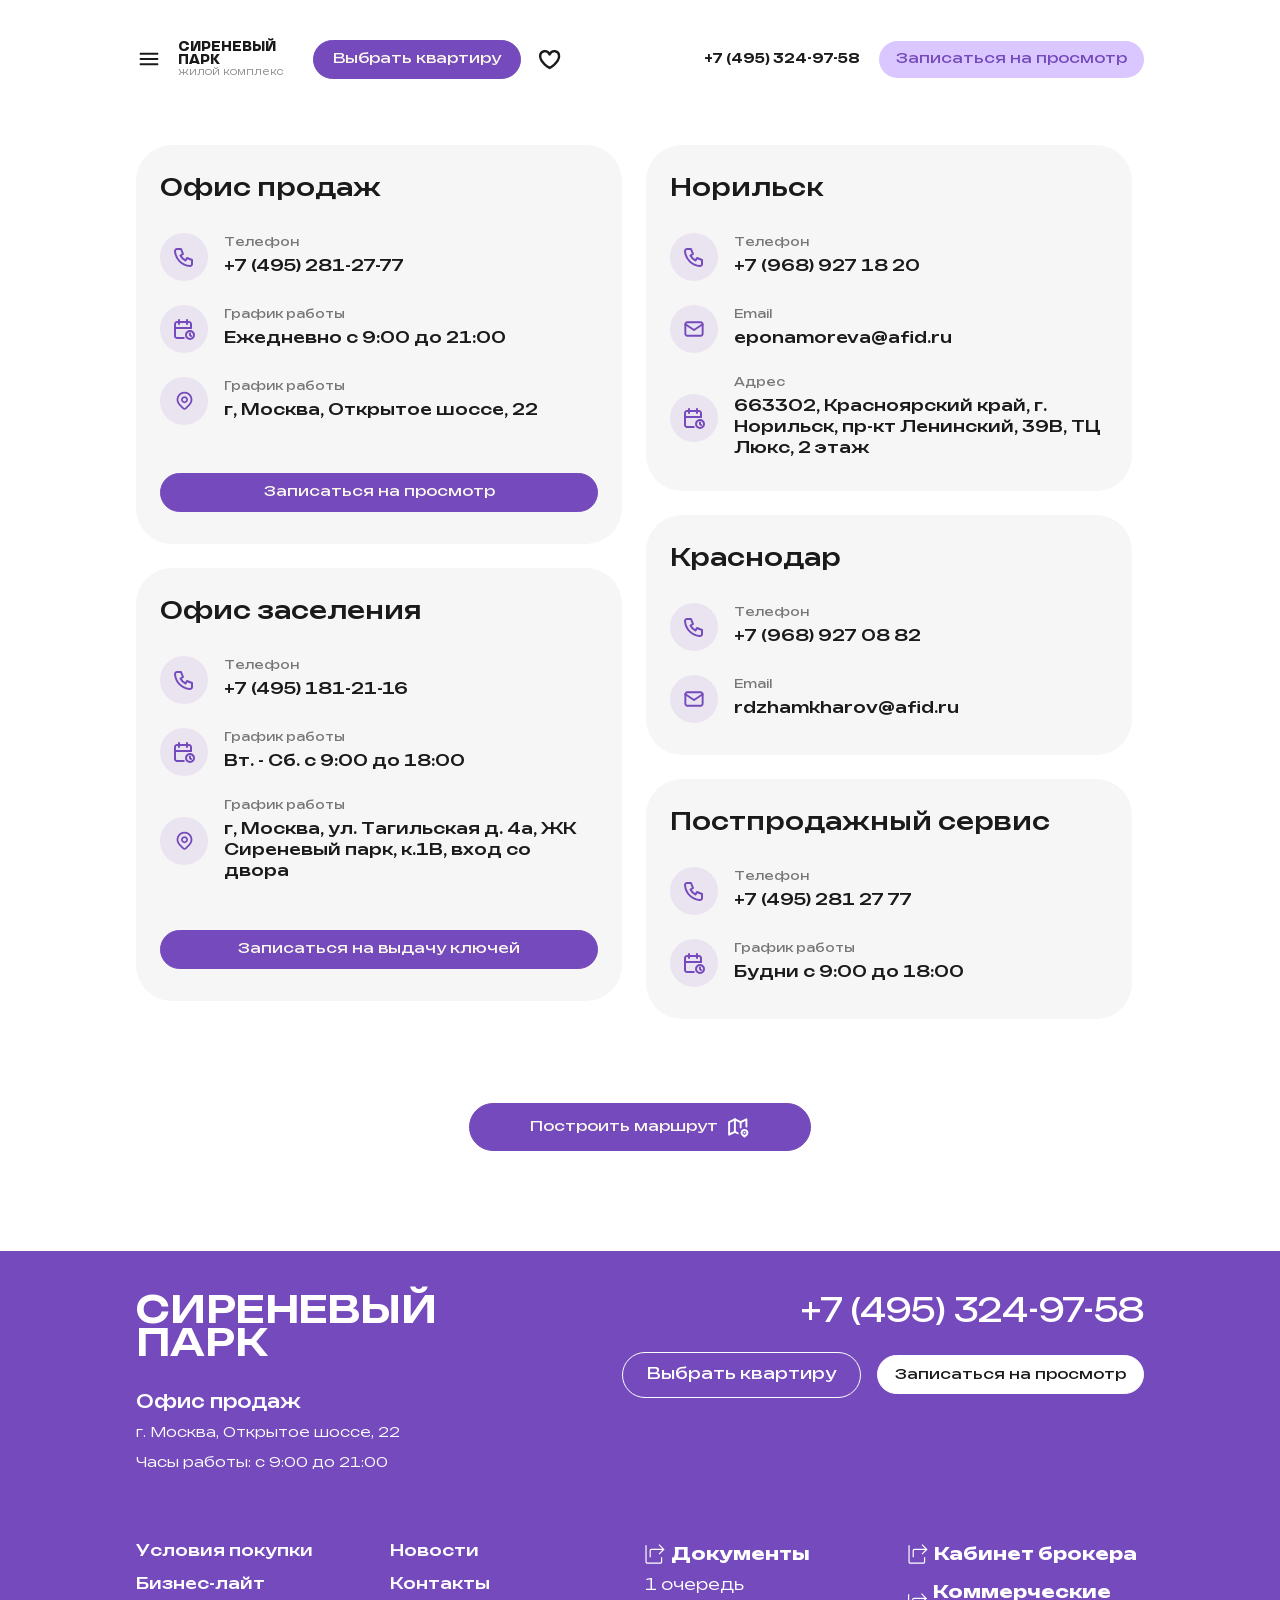
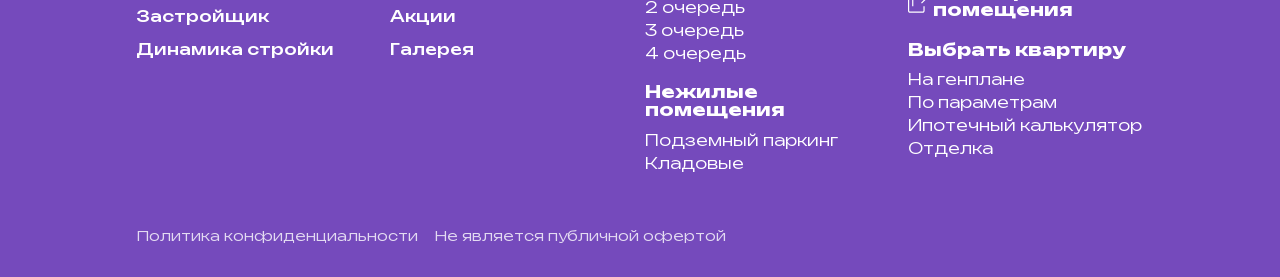
<file: contact.html>
<!DOCTYPE html>
<html lang="ru">
<head>
    <meta charset="UTF-8">
    <meta name="viewport"
          content="width=device-width, user-scalable=no, initial-scale=1.0, maximum-scale=1.0, minimum-scale=1.0">
    <meta http-equiv="X-UA-Compatible" content="ie=edge">
    <link rel="stylesheet" href="style.css">
    <title></title>
    <script src="https://api-maps.yandex.ru/2.1/?apikey=d130909a-f4b5-453d-85f2-98a45f38ba0c&lang=ru_RU"></script>

</head>
<body>
<header>
    <div class="container">
        <div class="header-main G-align-center G-justify-between">
            <div class="header-main-flex G-align-center">
                <div class="open-menu G-align-center">
                    <i class="icon-menu"></i>
                </div>
                <div class="header-main-fave G-align-center">
                    <a href="index.html" class="header-logo">
                        <span>сиреневый парк</span>
                        <small>жилой комплекс</small>
                    </a>
                    <a href="#" class="btn menu-scroll G-center">Выбрать квартиру</a>
                    <a href="./" class="card-favorite">
                        <svg xmlns="http://www.w3.org/2000/svg" width="24" height="24" viewBox="0 0 24 24" fill="none">
                            <path d="M12 7.69334C10 2.9989 3 3.4989 3 9.49893C3 15.499 12 20.4991 12 20.4991C12 20.4991 21 15.499 21 9.49893C21 3.4989 14 2.9989 12 7.69334Z"
                                  stroke="#1A1A1A" stroke-width="2.25" stroke-linecap="round" stroke-linejoin="round"/>
                        </svg>
                    </a>
                </div>
            </div>
            <div class="header-btn G-align-center">
                <a href="tel:+7 (495) 324-97-58" class="header-phone">+7 (495) 324-97-58</a>
                <button class="btn-sign-up open_modal G-center" data-val="modal">Записаться на просмотр</button>
            </div>
        </div>

    </div>
    <div class="menu-content">
        <div class="container">
            <div class="menu-content-title G-align-start G-justify-between">
                <a href="#" class="logo">сиреневый парк</a>
                <div class="close-menu">
                    <i class="icon-close"></i>
                </div>
            </div>

            <div class="head-menu-main G-align-start G-justify-between">
                <div class="header-menu">
                    <ul class="G-flex-column">
                        <li><a href="#">Условия покупки</a></li>
                        <li><a href="#">Бизнес-лайт</a></li>
                        <li><a class="menu-scroll" href="#afi-development">Застройщик</a></li>
                    </ul>
                </div>
                <div class="header-menu">
                    <ul class="G-flex-column">
                        <li><a href="">Новости</a></li>
                        <li><a href="#">Акции</a></li>
                        <li><a href="#">Галерея</a></li>
                        <li><a href="#">Контакты</a></li>
                    </ul>
                </div>
                <div class="documents-column G-flex-column">
                    <div class="documents-box G-flex-column">
                        <div class="documents-name G-align-center">
                            <i class="icon-slaq"></i>
                            <h3>Документы</h3>
                        </div>
                        <ul class="G-flex-column">
                            <li><a href="#" target="_blank">1 очередь</a></li>
                            <li><a href="#" target="_blank">2 очередь</a></li>
                            <li><a href="#" target="_blank">3 очередь</a></li>
                            <li><a href="#" target="_blank">4 очередь</a></li>
                        </ul>
                    </div>
                    <div class="documents-box G-flex-column">
                        <h3>Нежилые помещения</h3>
                        <ul class="G-flex-column">
                            <li><a href="#">Подземный паркинг</a></li>
                            <li><a href="#">Кладовые</a></li>
                        </ul>
                    </div>
                </div>
                <div class="documents-column broker-office-name  G-flex-column">
                    <div class="documents-box G-flex-column">
                        <a href="https://afi-development.itrielt.ru/auth" target="_blank"
                           class="documents-name  G-align-center">
                            <i class="icon-slaq"></i>
                            <h3>Кабинет брокера</h3>
                        </a>
                    </div>
                    <h3><a href="#">Коммерческие помещения</a></h3>


                    <div class="documents-box G-flex-column">
                        <h3>Выбрать квартиру</h3>
                        <ul class="G-flex-column">
                            <li><a href="#">На генплане</a></li>
                            <li><a href="#">По параметрам</a></li>
                            <li><a href="#">Ипотечный калькулятор</a></li>
                            <li><a class="menu-scroll" href="#finishing">Отделка</a></li>
                        </ul>
                    </div>
                </div>
            </div>

            <div class="sales-office-center G-align-end G-justify-between">
                <div class="sales-office-time">
                    <span>Офис продаж</span>
                    <p>
                        г. Москва, Открытое шоссе, 22
                        Часы работы: с 9:00 до 21:00
                    </p>
                </div>
                <div class="header-btn-white G-align-center">
                    <a href="tel:+7 (495) 324-97-58" class="header-phone">+7 (495) 324-97-58</a>
                    <a href="#commercial" class="btn-select menu-scroll G-center">Выбрать квартиру</a>
                    <button class="btn-sign-up open_modal G-center" data-val="modal">Записаться на просмотр</button>
                </div>
            </div>
        </div>
    </div>
</header>


<section class="catalog-main">
    <div class="container">
        <div class="page-contact-fl  ">
            <div class="page-contact-col G-flex-column">
                <div class="page-contact-box">
                    <h3>Офис продаж</h3>
                    <div class="page-contact-items">
                        <div class="page-contact-item">
                            <div class="page-contact-icons">
                                <i class="icon-phone"></i>
                            </div>
                            <div class="page-contact-numb">
                                <p>Телефон</p>
                                <a href="tel:+7 (495) 281-27-77">+7 (495) 281-27-77</a>
                            </div>
                        </div>
                        <div class="page-contact-item">
                            <div class="page-contact-icons">
                                <i class="icon-data"></i>
                            </div>
                            <div class="page-contact-numb">
                                <p>График работы</p>
                                <span>Ежедневно с 9:00 до 21:00</span>
                            </div>
                        </div>
                        <div class="page-contact-item">
                            <div class="page-contact-icons">
                                <i class="icon-location"></i>
                            </div>
                            <div class="page-contact-numb">
                                <p>График работы</p>
                                <span>г, Москва, Открытое шоссе, 22</span>
                            </div>
                        </div>
                    </div>
                    <button class="btn">Записаться на просмотр</button>
                </div>
                <div class="page-contact-box">
                    <h3>Офис заселения</h3>
                    <div class="page-contact-items">
                        <div class="page-contact-item">
                            <div class="page-contact-icons">
                                <i class="icon-phone"></i>
                            </div>
                            <div class="page-contact-numb ">
                                <p>Телефон</p>
                                <a href="tel:+7 (495) 181-21-16">+7 (495) 181-21-16</a>
                            </div>
                        </div>
                        <div class="page-contact-item">
                            <div class="page-contact-icons">
                                <i class="icon-data"></i>
                            </div>
                            <div class="page-contact-numb ">
                                <p>График работы</p>
                                <span>Вт. - Сб. с 9:00 до 18:00</span>
                            </div>
                        </div>
                        <div class="page-contact-item">
                            <div class="page-contact-icons">
                                <i class="icon-location"></i>
                            </div>
                            <div class="page-contact-numb ">
                                <p>График работы</p>
                                <span>г, Москва, ул. Тагильская д. 4а, ЖК Сиреневый парк, к.1В, вход со двора</span>
                            </div>
                        </div>

                    </div>
                    <button class="btn">Записаться на выдачу ключей</button>
                </div>
            </div>
            <div class="page-contact-col G-flex-column">
                <div class="page-contact-box">
                    <h3>Норильск</h3>

                    <div class="page-contact-items">
                        <div class="page-contact-item">
                            <div class="page-contact-icons">
                                <i class="icon-phone"></i>
                            </div>
                            <div class="page-contact-numb ">
                                <p>Телефон</p>
                                <a href="tel:+7 (968) 927 18 20">+7 (968) 927 18 20</a>
                            </div>
                        </div>
                        <div class="page-contact-item">
                            <div class="page-contact-icons">
                                <i class="icon-mail"></i>
                            </div>
                            <div class="page-contact-numb ">
                                <p>Email</p>
                                <a href="mailto:eponamoreva@afid.ru">eponamoreva@afid.ru</a>
                            </div>
                        </div>
                        <div class="page-contact-item">
                            <div class="page-contact-icons">
                                <i class="icon-data"></i>
                            </div>
                            <div class="page-contact-numb ">
                                <p>Адрес</p>
                                <span>663302, Красноярский край, г. Норильск, пр-кт Ленинский, 39В, ТЦ Люкс, 2 этаж</span>
                            </div>
                        </div>

                    </div>

                </div>
                <div class="page-contact-box">
                    <h3>Краснодар</h3>

                    <div class="page-contact-items">
                        <div class="page-contact-item">
                            <div class="page-contact-icons">
                                <i class="icon-phone"></i>
                            </div>
                            <div class="page-contact-numb ">
                                <p>Телефон</p>
                                <a href="tel:+7 (968) 927 08 82">+7 (968) 927 08 82</a>
                            </div>
                        </div>
                        <div class="page-contact-item">
                            <div class="page-contact-icons">
                                <i class="icon-mail"></i>
                            </div>
                            <div class="page-contact-numb ">
                                <p>Email</p>
                                <a href="mailto:rdzhamkharov@afid.ru">rdzhamkharov@afid.ru</a>
                            </div>
                        </div>

                    </div>

                </div>
                <div class="page-contact-box ">
                    <h3>Постпродажный сервис</h3>
                    <div class="page-contact-items">
                        <div class="page-contact-item">
                            <div class="page-contact-icons">
                                <i class="icon-phone"></i>
                            </div>
                            <div class="page-contact-numb ">
                                <p>Телефон</p>
                                <a href="+7 (495) 281 27 77">+7 (495) 281 27 77</a>
                            </div>
                        </div>
                        <div class="page-contact-item">
                            <div class="page-contact-icons">
                                <i class="icon-data"></i>
                            </div>
                            <div class="page-contact-numb ">
                                <p>График работы</p>
                                <span>Будни с 9:00 до 18:00</span>
                            </div>
                        </div>
                    </div>
                </div>
            </div>
        </div>
        <div class="page-contact-map ">
            <a target="_blank"
               href="https://yandex.ru/maps/213/moscow/?ll=37.752767%2C55.817885&mode=routes&rtext=~55.819437%2C37.752039&rtt=auto&ruri=~ymapsbm1%3A%2F%2Forg%3Foid%3D33482693421&source=serp_navig&z=17.24"
               class="btn build-route-btn">Построить маршрут

                <svg xmlns="http://www.w3.org/2000/svg" width="25" height="24" viewBox="0 0 25 24" fill="none">
                    <path d="M12.25 18.5L9.25 17L3.25 20V7L9.25 4L15.25 7L21.25 4V11.5" stroke="white" stroke-width="2" stroke-linecap="round" stroke-linejoin="round"/>
                    <path d="M9.25 4V17" stroke="white" stroke-width="2" stroke-linecap="round" stroke-linejoin="round"/>
                    <path d="M15.25 7V12.5" stroke="white" stroke-width="2" stroke-linecap="round" stroke-linejoin="round"/>
                    <path d="M21.371 20.1216C21.7906 19.7021 22.0765 19.1676 22.1923 18.5856C22.3081 18.0036 22.2488 17.4004 22.0217 16.8522C21.7947 16.3039 21.4102 15.8353 20.9168 15.5057C20.4234 15.176 19.8434 15 19.25 15C18.6566 15 18.0766 15.176 17.5832 15.5057C17.0898 15.8353 16.7053 16.3039 16.4783 16.8522C16.2512 17.4004 16.1919 18.0036 16.3077 18.5856C16.4235 19.1676 16.7094 19.7021 17.129 20.1216C17.547 20.5406 18.254 21.1666 19.25 22.0006C20.301 21.1106 21.009 20.4846 21.371 20.1216Z" stroke="white" stroke-width="2" stroke-linecap="round" stroke-linejoin="round"/>
                    <path d="M19.25 18V18.01" stroke="white" stroke-width="2" stroke-linecap="round" stroke-linejoin="round"/>
                </svg>
            </a>
            <div id="map-contact"></div>
        </div>

    </div>
</section>


<footer>
    <div class="container">
        <div class="footer-office-center G-align-start G-justify-between">
            <div class="footer-title">
                <a href="#" class="logo-foot">сиреневый парк</a>
                <div class="sales-office-time">
                    <span>Офис продаж</span>
                    <p>
                        г. Москва, Открытое шоссе, 22
                    </p>
                    <p>Часы работы: с 9:00 до 21:00</p>
                </div>
            </div>
            <div class="footer-contact G-flex-column G-align-end">
                <a href="tel:+7 (495) 324-97-58" class="header-phone">+7 (495) 324-97-58</a>
                <div class="header-btn-white G-align-center">
                    <a href="#commercial" class="btn-select menu-scroll G-center">Выбрать квартиру</a>
                    <button class="btn-sign-up G-center">Записаться на просмотр</button>
                </div>
            </div>
        </div>
        <div class="head-menu-main G-align-start G-justify-between">
            <div class="header-menu">
                <ul class="G-flex-column">
                    <li><a href="#">Условия покупки</a></li>
                    <li><a href="#">Бизнес-лайт</a></li>
                    <li><a class="menu-scroll" href="#afi-development">Застройщик</a></li>
                    <li><a href="#">Динамика стройки</a></li>
                </ul>
            </div>
            <div class="header-menu">
                <ul class="G-flex-column">
                    <li><a href="#">Новости</a></li>
                    <li><a href="#">Контакты</a></li>
                    <li><a href="#">Акции</a></li>
                    <li><a href="#">Галерея</a></li>
                </ul>
            </div>
            <div class="documents-column G-flex-column">
                <div class="documents-box G-flex-column">
                    <div class="documents-name G-align-center">
                        <i class="icon-slaq"></i>
                        <h3>Документы</h3>
                    </div>
                    <ul class="G-flex-column">
                        <li><a href="#" target="_blank">1 очередь</a></li>
                        <li><a href="#" target="_blank">2 очередь</a></li>
                        <li><a href="#" target="_blank">3 очередь</a></li>
                        <li><a href="#" target="_blank">4 очередь</a></li>
                    </ul>
                </div>
                <div class="documents-box G-flex-column">
                    <h3>Нежилые помещения</h3>
                    <ul class="G-flex-column">
                        <li><a href="#">Подземный паркинг</a></li>
                        <li><a href="#">Кладовые</a></li>
                    </ul>
                </div>
            </div>
            <div class="documents-column G-flex-column">
                <div class="documents-box G-flex-column">
                    <a href="https://afi-development.itrielt.ru/auth" target="_blank"
                       class="documents-name G-align-center">
                        <i class="icon-slaq"></i>
                        <h3>Кабинет брокера</h3>
                    </a>
                </div>
                <div class="documents-name G-align-center">
                    <i class="icon-slaq"></i>
                    <h3><a href="#">Коммерческие помещения</a></h3>
                </div>
                <div class="documents-box G-flex-column">
                    <h3>Выбрать квартиру</h3>
                    <ul class="G-flex-column">
                        <li><a href="#">На генплане</a></li>
                        <li><a href="#">По параметрам</a></li>
                        <li><a href="#">Ипотечный калькулятор</a></li>
                        <li><a class="menu-scroll" href="#finishing">Отделка</a></li>
                    </ul>
                </div>
            </div>
        </div>
        <div class="office-time-mobile sales-office-time">
            <span>Офис продаж</span>
            <p>
                г. Москва, Открытое шоссе, 22
            </p>
            <p>Часы работы: с 9:00 до 21:00</p>
        </div>
        <div class="footer-policy G-align-center ">
            <a href="./assets/img/policy.pdf" target="_blank">Политика конфиденциальности</a>
            <p>Не является публичной офертой</p>
        </div>
    </div>
</footer>


<script src="assets/js/jquery-3.6.4.js"></script>
<script src="./assets/js/map.js"></script>

<script>
    const defaultMarker = [
        {
            title: 'Офис продаж',
            icon: '',
            defaultCenter: [55.819439, 37.752036],
            className: 'in-park',
        },
        {
            title: 'Офис заселения',
            icon: '',
            defaultCenter: [55.816188, 37.752920],
            className: 'in-park',
        },
    ]

    const homePageMa = new YandexMapConstructor({
        mapContainerId: 'map-contact',
        defaultMarker: defaultMarker,
    })
</script>


</body>
</html>
</file>
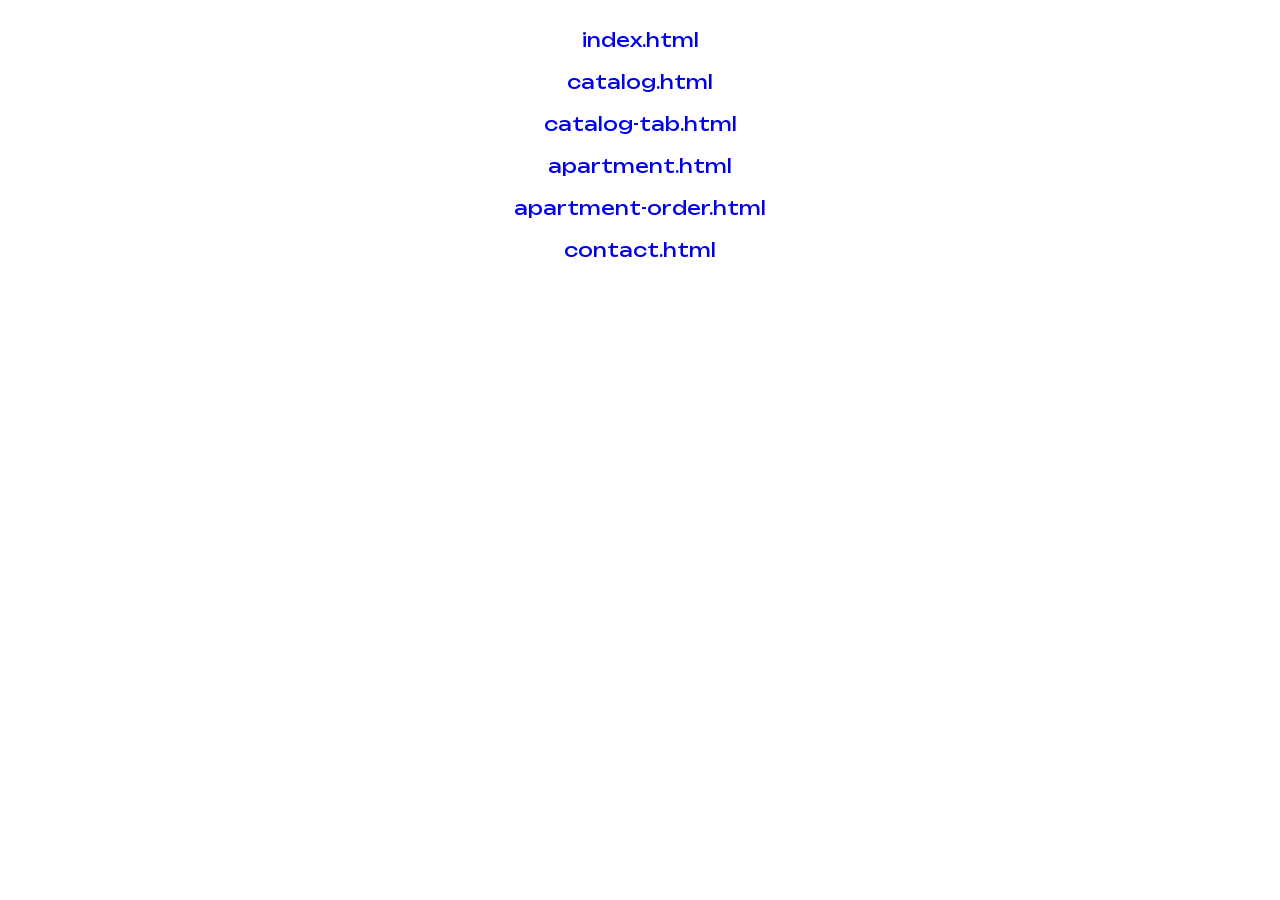
<file: pages.html>
<!DOCTYPE html>
<html lang="ru">
<head>
    <meta charset="UTF-8">
    <meta name="viewport"
          content="width=device-width, user-scalable=no, initial-scale=1.0, maximum-scale=1.0, minimum-scale=1.0">
    <meta http-equiv="X-UA-Compatible" content="ie=edge">
    <link rel="stylesheet" href="style.css">
    <title></title>
    <script src="https://api-maps.yandex.ru/2.1/?apikey=d130909a-f4b5-453d-85f2-98a45f38ba0c&lang=ru_RU"></script>

</head>

<style>
    .pages-hrefs{
        gap: 1.5rem;
        padding: 2rem;
    }
    .pages-hrefs a{
        font-size: 1.2rem;
    }
</style>
<body>



<div class="pages-hrefs G-flex-column G-align-center">
    <a href="./index.html" target="_blank">index.html</a>
    <a href="./catalog.html" target="_blank">catalog.html</a>
    <a href="./catalog-tab.html">catalog-tab.html</a>
    <a href="./apartment.html" target="_blank">apartment.html</a>
    <a href="./apartment-order.html" target="_blank">apartment-order.html</a>
    <a href="./contact.html" target="_blank">contact.html</a>
</div>




</body>
</html>
</file>
<file: style.css>
@import "assets/font/font.css";
@import "assets/css/swiper-bundle.min.css";
@import "assets/css/normalize.css";
@import "assets/css/icons.css";
@import "assets/css/header.css";
@import "assets/css/home.css";
@import "assets/css/modal.css";
@import "assets/css/contact.css";
@import "assets/css/apartment.css";
@import "assets/css/catalog.css";
</file>
